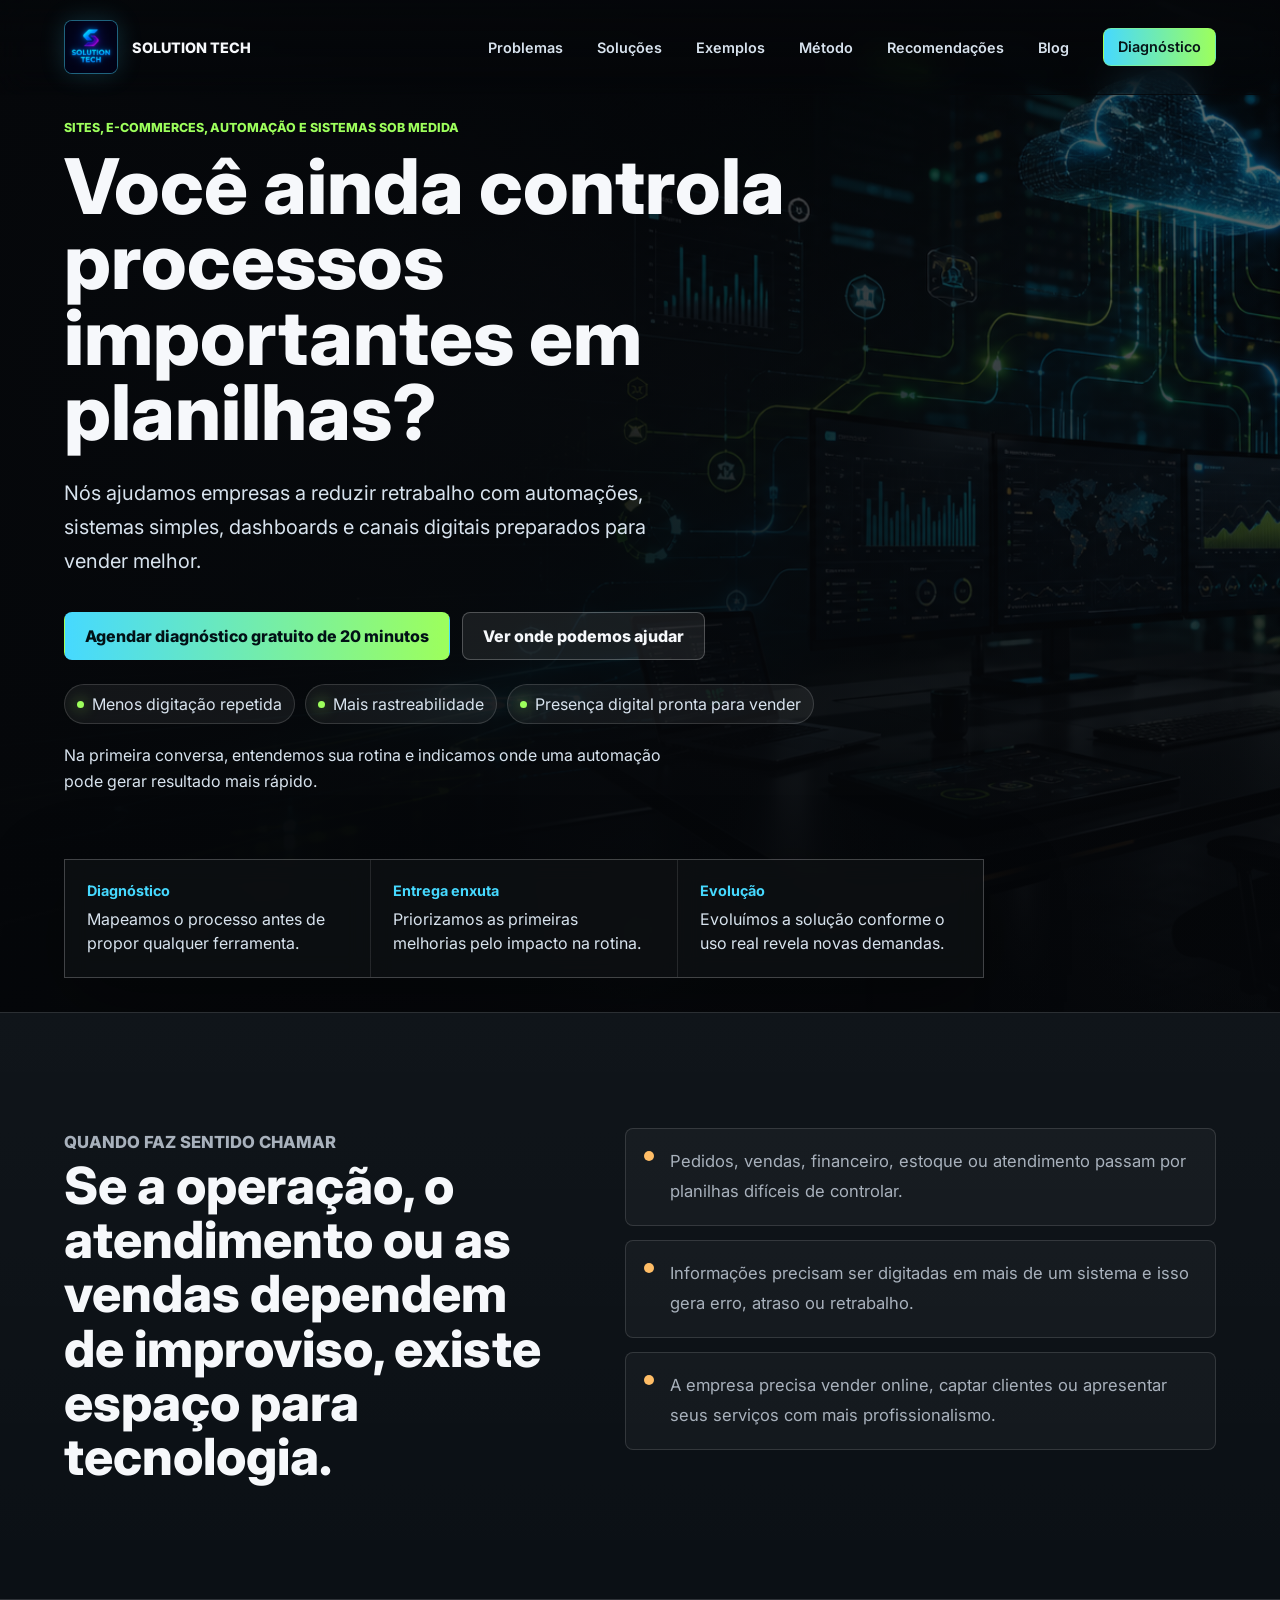
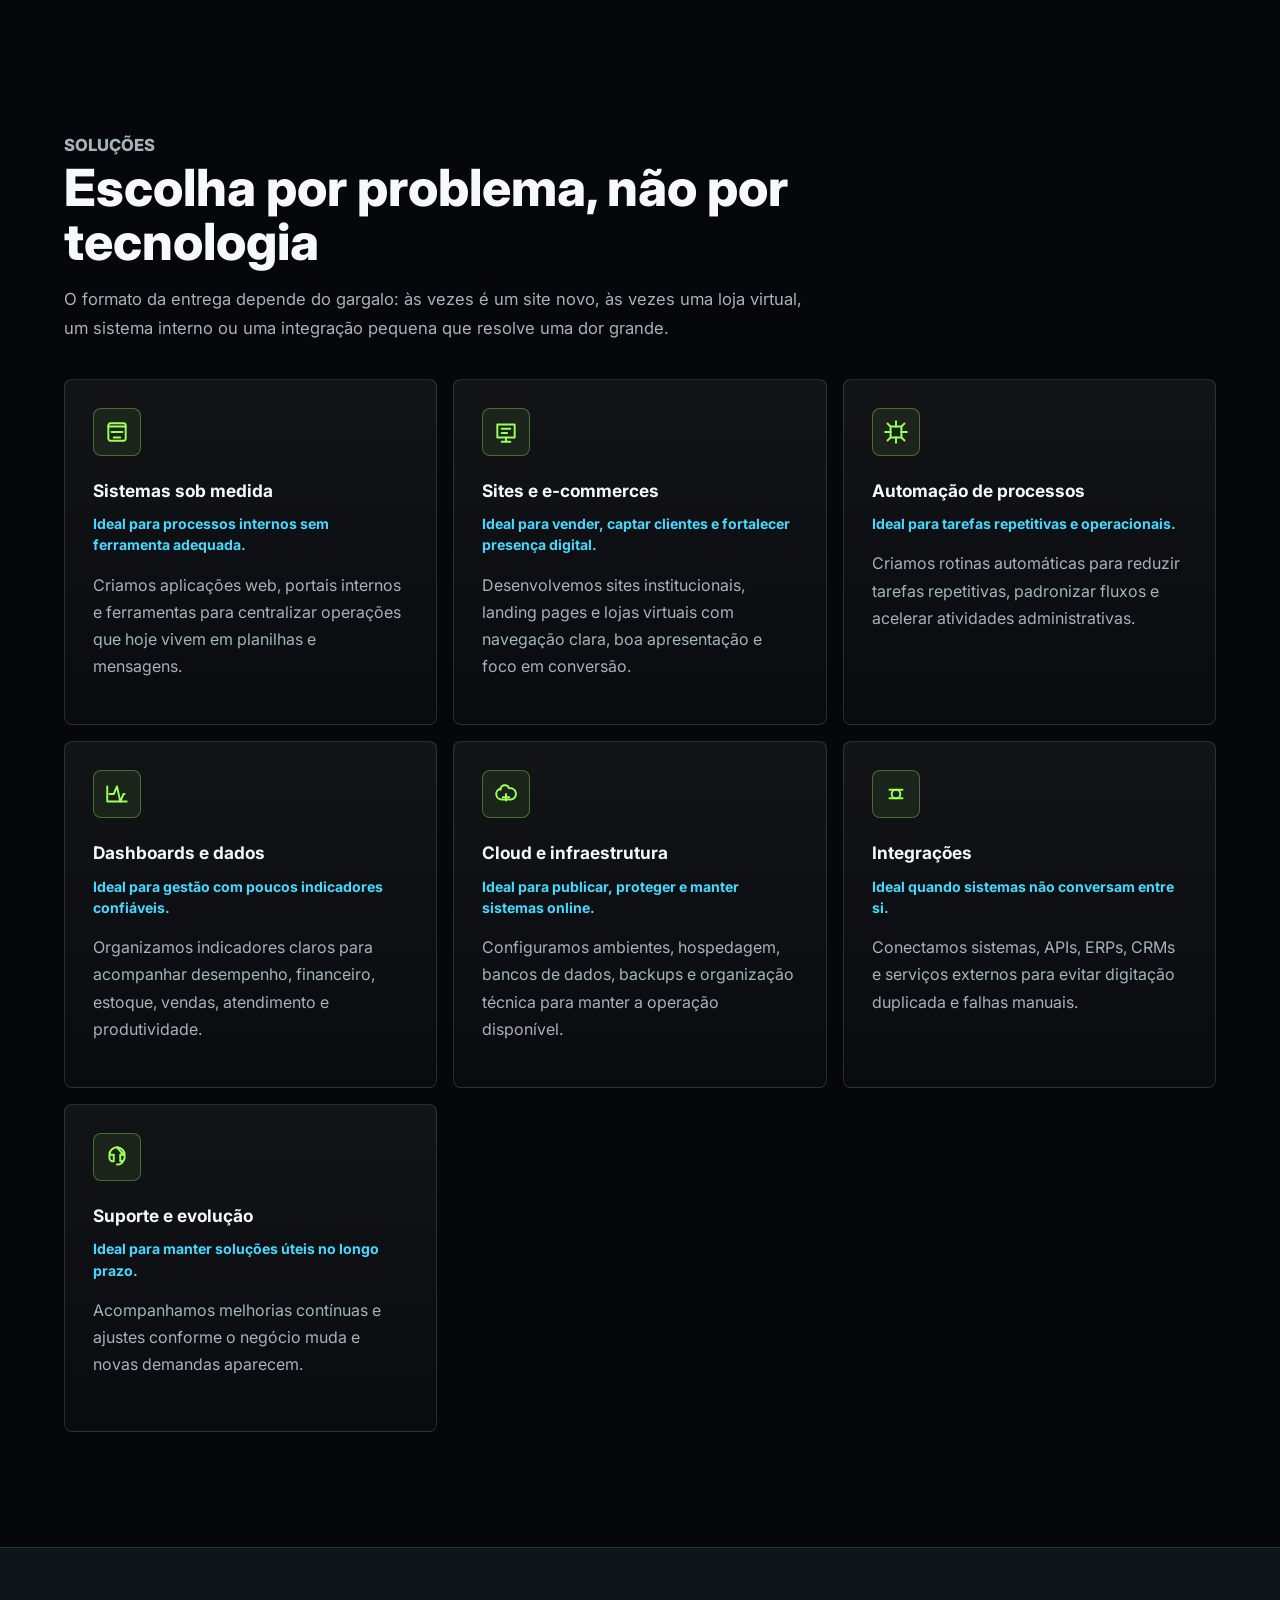
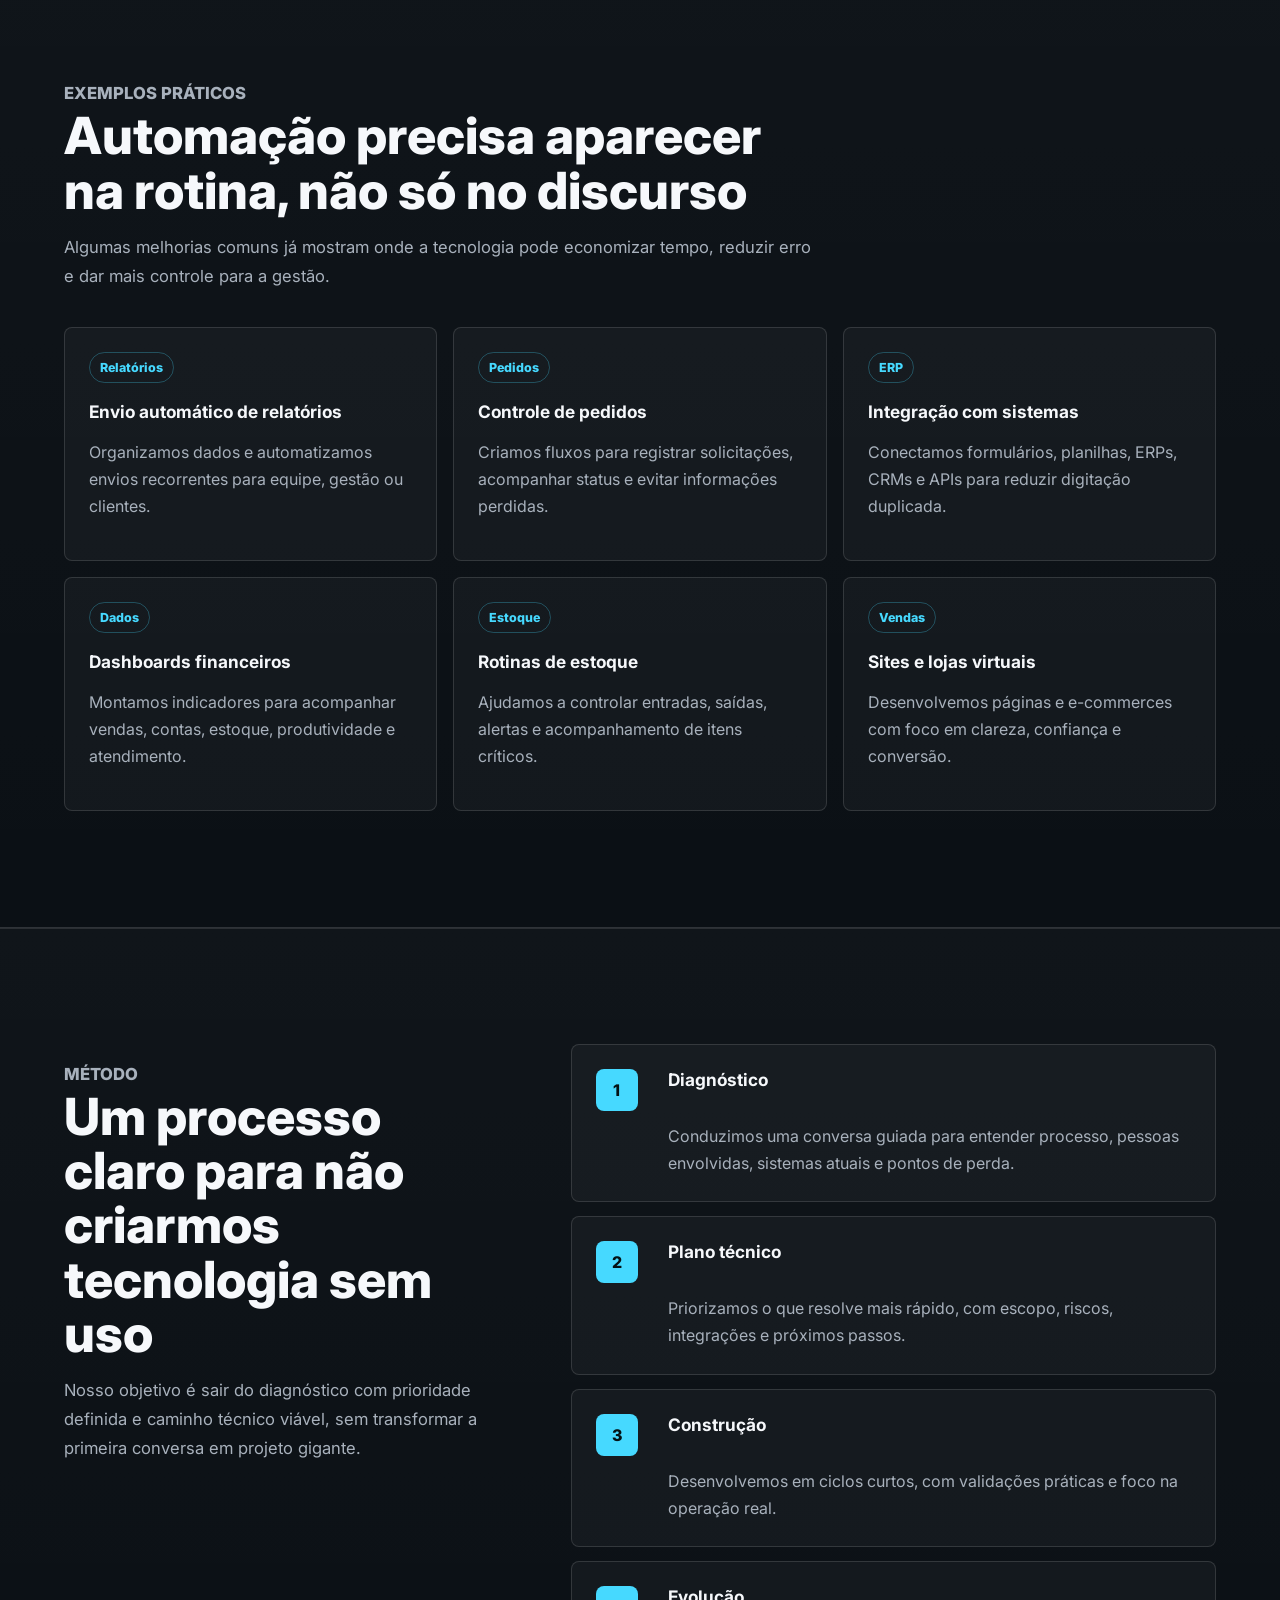
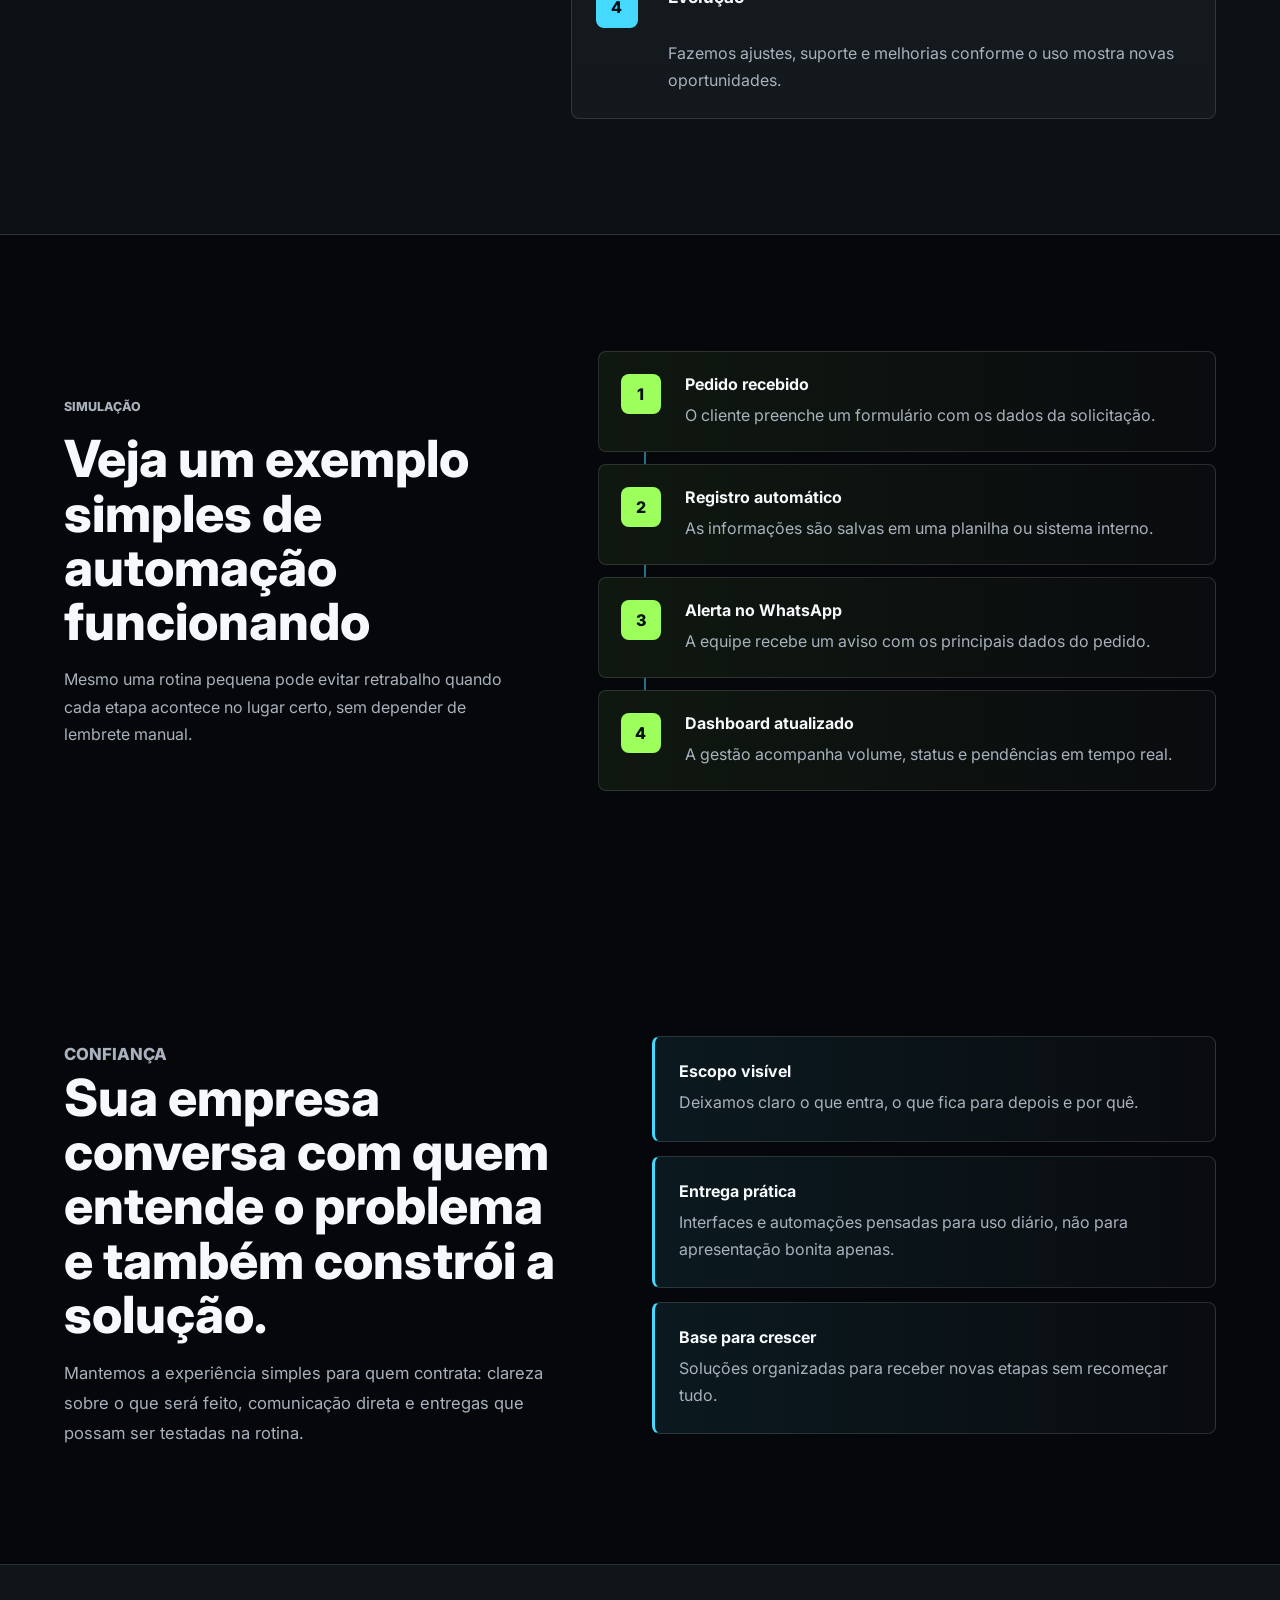
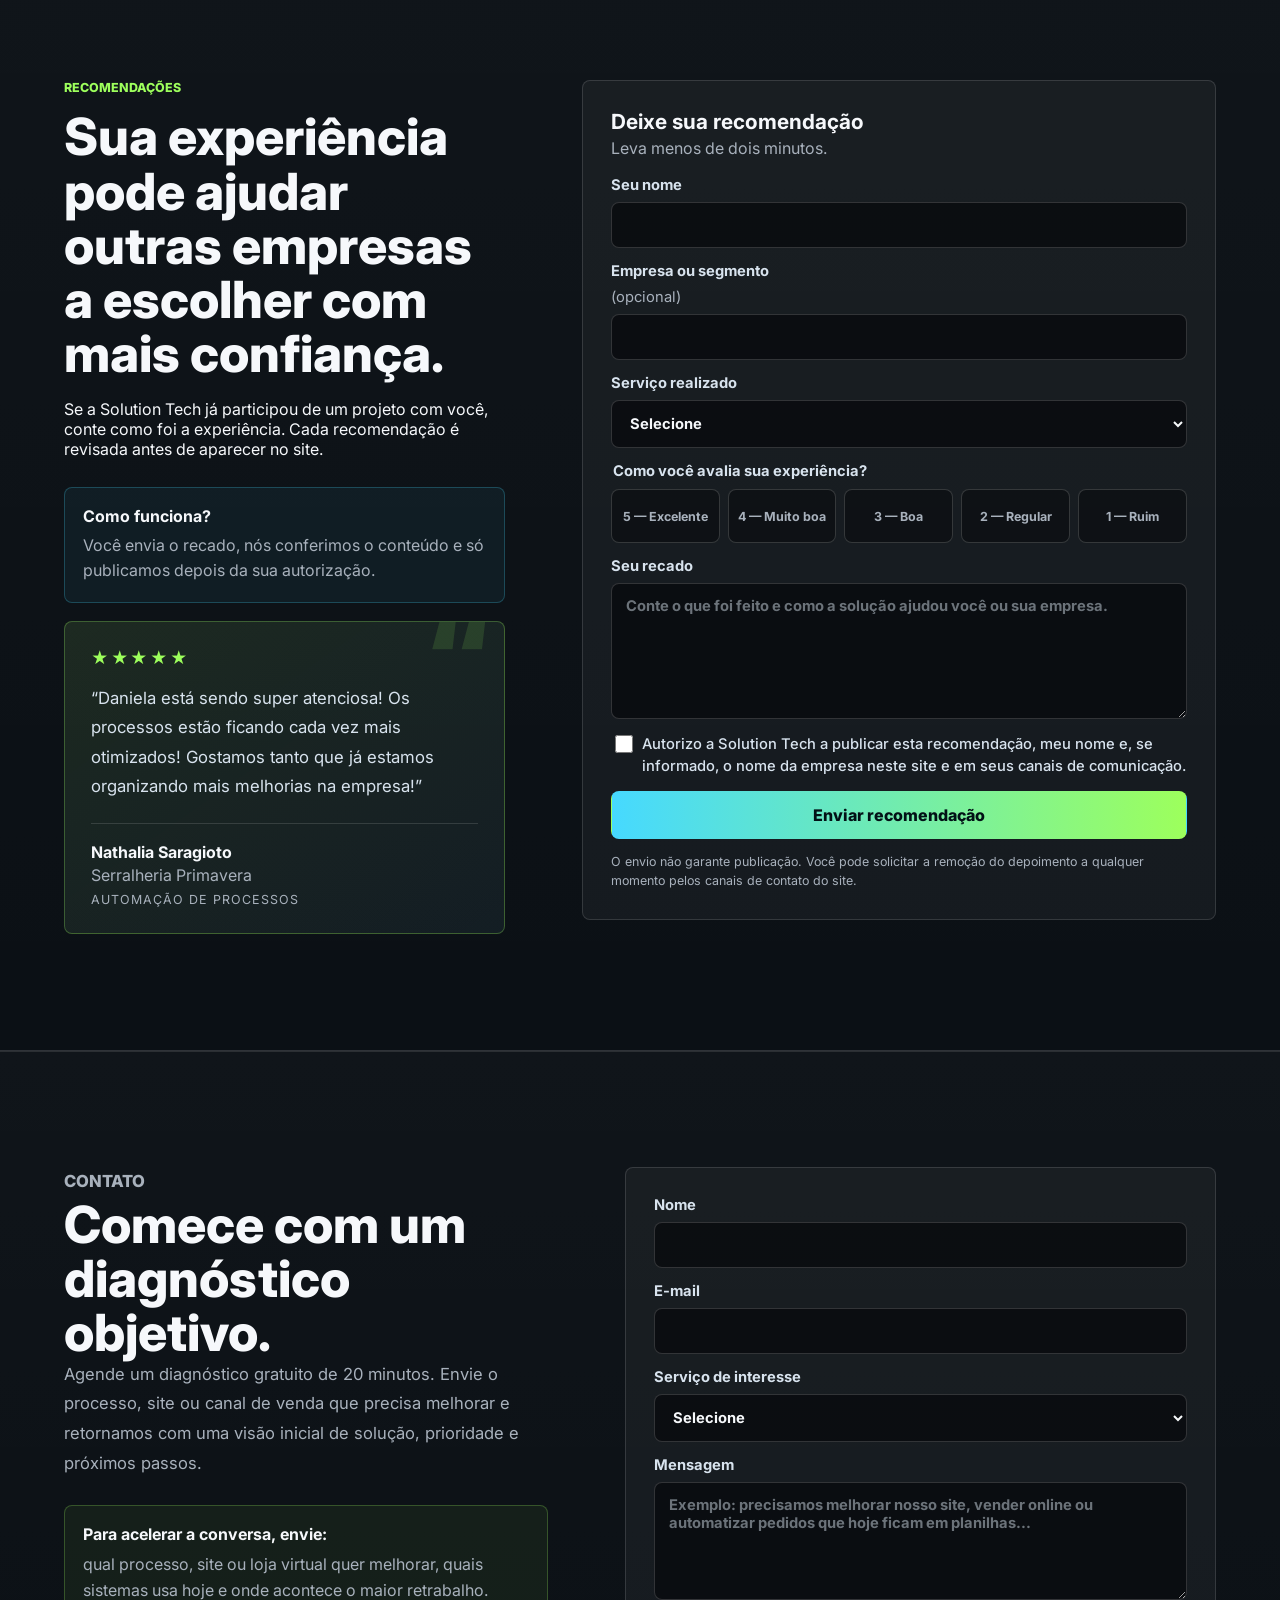
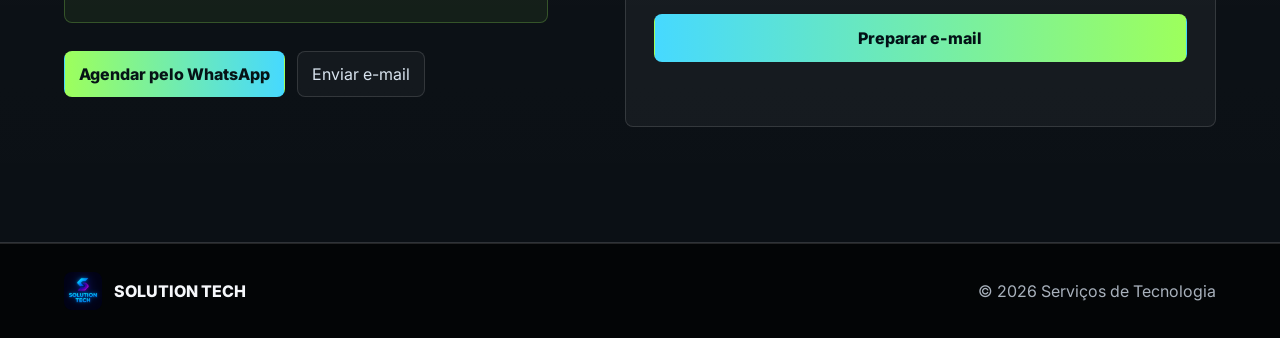
<file: index.html>
<!DOCTYPE html>
<html lang="pt-BR">
<head>
  <meta charset="UTF-8">
  <meta name="viewport" content="width=device-width, initial-scale=1.0">
  <meta name="description" content="SOLUTION TECH: sites, e-commerces, automação, sistemas sob medida, dashboards e integrações para empresas que querem crescer com mais controle.">
  <title>SOLUTION TECH | Serviços de Tecnologia</title>
  <link rel="preconnect" href="https://fonts.googleapis.com">
  <link rel="preconnect" href="https://fonts.gstatic.com" crossorigin>
  <link href="https://fonts.googleapis.com/css2?family=Inter:wght@400;500;600;700;800&display=swap" rel="stylesheet">
  <link rel="stylesheet" href="styles.css">
</head>
<body>
  <header class="site-header" data-header>
    <a class="brand" href="#inicio" aria-label="SOLUTION TECH">
      <span class="brand-mark">
        <img src="assets/solution-tech-logo.png" alt="">
      </span>
      <span>SOLUTION TECH</span>
    </a>

    <button class="nav-toggle" type="button" aria-label="Abrir menu" aria-expanded="false" data-nav-toggle>
      <span></span>
      <span></span>
      <span></span>
    </button>

    <nav class="site-nav" data-nav>
      <a href="#problemas">Problemas</a>
      <a href="#servicos">Soluções</a>
      <a href="#exemplos">Exemplos</a>
      <a href="#metodo">Método</a>
      <a href="#recomendacoes">Recomendações</a>
      <a href="blog.html">Blog</a>
      <a class="nav-cta" href="#contato">Diagnóstico</a>
    </nav>
  </header>

  <main>
    <section class="hero" id="inicio" aria-label="Apresentação">
      <img class="hero-media" src="assets/tech-hero.png" alt="">
      <div class="hero-shade"></div>
      <div class="hero-content">
        <p class="eyebrow">Sites, e-commerces, automação e sistemas sob medida</p>
        <h1>Você ainda controla processos importantes em planilhas?</h1>
        <p class="hero-copy">
          Nós ajudamos empresas a reduzir retrabalho com automações, sistemas simples, dashboards e canais digitais preparados para vender melhor.
        </p>
        <div class="hero-actions">
          <a class="button button-primary" href="#contato">Agendar diagnóstico gratuito de 20 minutos</a>
          <a class="button button-secondary" href="#problemas">Ver onde podemos ajudar</a>
        </div>
        <ul class="hero-checks" aria-label="Benefícios principais">
          <li>Menos digitação repetida</li>
          <li>Mais rastreabilidade</li>
          <li>Presença digital pronta para vender</li>
        </ul>
        <p class="hero-offer">Na primeira conversa, entendemos sua rotina e indicamos onde uma automação pode gerar resultado mais rápido.</p>
      </div>
      <div class="hero-metrics" aria-label="Diferenciais">
        <div>
          <strong>Diagnóstico</strong>
          <span>Mapeamos o processo antes de propor qualquer ferramenta.</span>
        </div>
        <div>
          <strong>Entrega enxuta</strong>
          <span>Priorizamos as primeiras melhorias pelo impacto na rotina.</span>
        </div>
        <div>
          <strong>Evolução</strong>
          <span>Evoluímos a solução conforme o uso real revela novas demandas.</span>
        </div>
      </div>
    </section>

    <section class="intro section-band" id="problemas">
      <div class="section-inner intro-grid">
        <div>
          <p class="eyebrow">Quando faz sentido chamar</p>
          <h2>Se a operação, o atendimento ou as vendas dependem de improviso, existe espaço para tecnologia.</h2>
        </div>
        <div class="pain-list">
          <p>Pedidos, vendas, financeiro, estoque ou atendimento passam por planilhas difíceis de controlar.</p>
          <p>Informações precisam ser digitadas em mais de um sistema e isso gera erro, atraso ou retrabalho.</p>
          <p>A empresa precisa vender online, captar clientes ou apresentar seus serviços com mais profissionalismo.</p>
        </div>
      </div>
    </section>

    <section class="section" id="servicos">
      <div class="section-inner">
        <div class="section-heading">
          <p class="eyebrow">Soluções</p>
          <h2>Escolha por problema, não por tecnologia</h2>
          <p>O formato da entrega depende do gargalo: às vezes é um site novo, às vezes uma loja virtual, um sistema interno ou uma integração pequena que resolve uma dor grande.</p>
        </div>

        <div class="service-grid">
          <article class="service-card">
            <div class="service-icon" aria-hidden="true">
              <svg viewBox="0 0 24 24"><path d="M4 7h16M7 12h10M9 17h6"/><path d="M6 4h12a2 2 0 0 1 2 2v12a2 2 0 0 1-2 2H6a2 2 0 0 1-2-2V6a2 2 0 0 1 2-2Z"/></svg>
            </div>
            <h3>Sistemas sob medida</h3>
            <strong class="service-fit">Ideal para processos internos sem ferramenta adequada.</strong>
            <p>Criamos aplicações web, portais internos e ferramentas para centralizar operações que hoje vivem em planilhas e mensagens.</p>
          </article>

          <article class="service-card">
            <div class="service-icon" aria-hidden="true">
              <svg viewBox="0 0 24 24"><path d="M4 5h16v12H4z"/><path d="M8 21h8M12 17v4M8 9h8M8 13h5"/></svg>
            </div>
            <h3>Sites e e-commerces</h3>
            <strong class="service-fit">Ideal para vender, captar clientes e fortalecer presença digital.</strong>
            <p>Desenvolvemos sites institucionais, landing pages e lojas virtuais com navegação clara, boa apresentação e foco em conversão.</p>
          </article>

          <article class="service-card">
            <div class="service-icon" aria-hidden="true">
              <svg viewBox="0 0 24 24"><path d="M7 7h10v10H7z"/><path d="M12 2v5M12 17v5M2 12h5M17 12h5M4.2 4.2 7 7M17 17l2.8 2.8M19.8 4.2 17 7M7 17l-2.8 2.8"/></svg>
            </div>
            <h3>Automação de processos</h3>
            <strong class="service-fit">Ideal para tarefas repetitivas e operacionais.</strong>
            <p>Criamos rotinas automáticas para reduzir tarefas repetitivas, padronizar fluxos e acelerar atividades administrativas.</p>
          </article>

          <article class="service-card">
            <div class="service-icon" aria-hidden="true">
              <svg viewBox="0 0 24 24"><path d="M5 12h4l3-7 3 14 3-7h1"/><path d="M3 5v14h18"/></svg>
            </div>
            <h3>Dashboards e dados</h3>
            <strong class="service-fit">Ideal para gestão com poucos indicadores confiáveis.</strong>
            <p>Organizamos indicadores claros para acompanhar desempenho, financeiro, estoque, vendas, atendimento e produtividade.</p>
          </article>

          <article class="service-card">
            <div class="service-icon" aria-hidden="true">
              <svg viewBox="0 0 24 24"><path d="M7 8a4 4 0 0 1 7.8-1.3A5 5 0 0 1 17 17H8a5 5 0 0 1-1-9.9"/><path d="M12 12v6M9 15h6"/></svg>
            </div>
            <h3>Cloud e infraestrutura</h3>
            <strong class="service-fit">Ideal para publicar, proteger e manter sistemas online.</strong>
            <p>Configuramos ambientes, hospedagem, bancos de dados, backups e organização técnica para manter a operação disponível.</p>
          </article>

          <article class="service-card">
            <div class="service-icon" aria-hidden="true">
              <svg viewBox="0 0 24 24"><path d="M6 8h6a4 4 0 0 1 0 8H6"/><path d="M18 8h-6a4 4 0 0 0 0 8h6"/></svg>
            </div>
            <h3>Integrações</h3>
            <strong class="service-fit">Ideal quando sistemas não conversam entre si.</strong>
            <p>Conectamos sistemas, APIs, ERPs, CRMs e serviços externos para evitar digitação duplicada e falhas manuais.</p>
          </article>

          <article class="service-card">
            <div class="service-icon" aria-hidden="true">
              <svg viewBox="0 0 24 24"><path d="M12 3a7 7 0 0 0-7 7v3a3 3 0 0 0 3 3h1v-6H6"/><path d="M18 10h-3v6h1a3 3 0 0 0 3-3v-3a7 7 0 0 0-7-7Z"/><path d="M12 19c3 0 5-1 6-4"/></svg>
            </div>
            <h3>Suporte e evolução</h3>
            <strong class="service-fit">Ideal para manter soluções úteis no longo prazo.</strong>
            <p>Acompanhamos melhorias contínuas e ajustes conforme o negócio muda e novas demandas aparecem.</p>
          </article>
        </div>
      </div>
    </section>

    <section class="examples section-band" id="exemplos">
      <div class="section-inner">
        <div class="section-heading">
          <p class="eyebrow">Exemplos práticos</p>
          <h2>Automação precisa aparecer na rotina, não só no discurso</h2>
          <p>Algumas melhorias comuns já mostram onde a tecnologia pode economizar tempo, reduzir erro e dar mais controle para a gestão.</p>
        </div>

        <div class="example-grid">
          <article>
            <span>Relatórios</span>
            <h3>Envio automático de relatórios</h3>
            <p>Organizamos dados e automatizamos envios recorrentes para equipe, gestão ou clientes.</p>
          </article>
          <article>
            <span>Pedidos</span>
            <h3>Controle de pedidos</h3>
            <p>Criamos fluxos para registrar solicitações, acompanhar status e evitar informações perdidas.</p>
          </article>
          <article>
            <span>ERP</span>
            <h3>Integração com sistemas</h3>
            <p>Conectamos formulários, planilhas, ERPs, CRMs e APIs para reduzir digitação duplicada.</p>
          </article>
          <article>
            <span>Dados</span>
            <h3>Dashboards financeiros</h3>
            <p>Montamos indicadores para acompanhar vendas, contas, estoque, produtividade e atendimento.</p>
          </article>
          <article>
            <span>Estoque</span>
            <h3>Rotinas de estoque</h3>
            <p>Ajudamos a controlar entradas, saídas, alertas e acompanhamento de itens críticos.</p>
          </article>
          <article>
            <span>Vendas</span>
            <h3>Sites e lojas virtuais</h3>
            <p>Desenvolvemos páginas e e-commerces com foco em clareza, confiança e conversão.</p>
          </article>
        </div>
      </div>
    </section>

    <section class="method section-band" id="metodo">
      <div class="section-inner method-grid">
        <div class="section-heading">
          <p class="eyebrow">Método</p>
          <h2>Um processo claro para não criarmos tecnologia sem uso</h2>
          <p>Nosso objetivo é sair do diagnóstico com prioridade definida e caminho técnico viável, sem transformar a primeira conversa em projeto gigante.</p>
        </div>

        <div class="steps">
          <article>
            <span>1</span>
            <h3>Diagnóstico</h3>
            <p>Conduzimos uma conversa guiada para entender processo, pessoas envolvidas, sistemas atuais e pontos de perda.</p>
          </article>
          <article>
            <span>2</span>
            <h3>Plano técnico</h3>
            <p>Priorizamos o que resolve mais rápido, com escopo, riscos, integrações e próximos passos.</p>
          </article>
          <article>
            <span>3</span>
            <h3>Construção</h3>
            <p>Desenvolvemos em ciclos curtos, com validações práticas e foco na operação real.</p>
          </article>
          <article>
            <span>4</span>
            <h3>Evolução</h3>
            <p>Fazemos ajustes, suporte e melhorias conforme o uso mostra novas oportunidades.</p>
          </article>
        </div>
      </div>
    </section>

    <section class="simulation section" id="simulacao">
      <div class="section-inner simulation-grid">
        <div>
          <p class="eyebrow">Simulação</p>
          <h2>Veja um exemplo simples de automação funcionando</h2>
          <p>
            Mesmo uma rotina pequena pode evitar retrabalho quando cada etapa acontece no lugar certo, sem depender de lembrete manual.
          </p>
        </div>

        <div class="automation-flow" aria-label="Exemplo de fluxo de automação">
          <article>
            <span>1</span>
            <strong>Pedido recebido</strong>
            <p>O cliente preenche um formulário com os dados da solicitação.</p>
          </article>
          <article>
            <span>2</span>
            <strong>Registro automático</strong>
            <p>As informações são salvas em uma planilha ou sistema interno.</p>
          </article>
          <article>
            <span>3</span>
            <strong>Alerta no WhatsApp</strong>
            <p>A equipe recebe um aviso com os principais dados do pedido.</p>
          </article>
          <article>
            <span>4</span>
            <strong>Dashboard atualizado</strong>
            <p>A gestão acompanha volume, status e pendências em tempo real.</p>
          </article>
        </div>
      </div>
    </section>

    <section class="section proof" id="prova">
      <div class="section-inner proof-grid">
        <div>
          <p class="eyebrow">Confiança</p>
          <h2>Sua empresa conversa com quem entende o problema e também constrói a solução.</h2>
          <p>
            Mantemos a experiência simples para quem contrata: clareza sobre o que será feito, comunicação direta e entregas que possam ser testadas na rotina.
          </p>
        </div>
        <div class="proof-panel">
          <div><strong>Escopo visível</strong><span>Deixamos claro o que entra, o que fica para depois e por quê.</span></div>
          <div><strong>Entrega prática</strong><span>Interfaces e automações pensadas para uso diário, não para apresentação bonita apenas.</span></div>
          <div><strong>Base para crescer</strong><span>Soluções organizadas para receber novas etapas sem recomeçar tudo.</span></div>
        </div>
      </div>
    </section>

    <section class="recommendations section-band" id="recomendacoes">
      <div class="section-inner recommendations-grid">
        <div class="recommendations-content">
          <p class="eyebrow">Recomendações</p>
          <h2>Sua experiência pode ajudar outras empresas a escolher com mais confiança.</h2>
          <p>
            Se a Solution Tech já participou de um projeto com você, conte como foi a experiência. Cada recomendação é revisada antes de aparecer no site.
          </p>

          <div class="recommendation-note">
            <strong>Como funciona?</strong>
            <span>Você envia o recado, nós conferimos o conteúdo e só publicamos depois da sua autorização.</span>
          </div>

          <article class="testimonial-card">
            <div class="testimonial-rating" aria-label="Avaliação: 5 de 5 estrelas">
              <span aria-hidden="true">★★★★★</span>
            </div>
            <blockquote>
              “Daniela está sendo super atenciosa! Os processos estão ficando cada vez mais otimizados! Gostamos tanto que já estamos organizando mais melhorias na empresa!”
            </blockquote>
            <footer>
              <strong>Nathalia Saragioto</strong>
              <span>Serralheria Primavera</span>
              <small>Automação de processos</small>
            </footer>
          </article>
        </div>

        <form
          class="contact-form recommendation-form"
          name="recomendacao"
          method="POST"
          action="/obrigado-recomendacao.html"
          data-netlify="true"
          netlify-honeypot="bot-field"
        >
          <input type="hidden" name="form-name" value="recomendacao">
          <p class="form-honeypot" aria-hidden="true">
            <label>Não preencha este campo: <input name="bot-field" tabindex="-1" autocomplete="off"></label>
          </p>

          <div class="form-heading">
            <strong>Deixe sua recomendação</strong>
            <span>Leva menos de dois minutos.</span>
          </div>

          <label>
            Seu nome
            <input type="text" name="nome" autocomplete="name" maxlength="80" required>
          </label>
          <label>
            Empresa ou segmento <span class="field-optional">(opcional)</span>
            <input type="text" name="empresa" autocomplete="organization" maxlength="100">
          </label>
          <label>
            Serviço realizado
            <select name="servico" required>
              <option value="">Selecione</option>
              <option>Sistemas sob medida</option>
              <option>Sites e e-commerces</option>
              <option>Automação de processos</option>
              <option>Dashboards e dados</option>
              <option>Integrações</option>
              <option>Suporte técnico</option>
              <option>Outro serviço</option>
            </select>
          </label>

          <fieldset class="rating-fieldset">
            <legend>Como você avalia sua experiência?</legend>
            <div class="rating-options">
              <label><input type="radio" name="nota" value="5" required><span>5 — Excelente</span></label>
              <label><input type="radio" name="nota" value="4"><span>4 — Muito boa</span></label>
              <label><input type="radio" name="nota" value="3"><span>3 — Boa</span></label>
              <label><input type="radio" name="nota" value="2"><span>2 — Regular</span></label>
              <label><input type="radio" name="nota" value="1"><span>1 — Ruim</span></label>
            </div>
          </fieldset>

          <label>
            Seu recado
            <textarea name="recomendacao" rows="6" maxlength="1000" placeholder="Conte o que foi feito e como a solução ajudou você ou sua empresa." required></textarea>
          </label>

          <label class="consent-field">
            <input type="checkbox" name="autorizacao-publicacao" value="sim" required>
            <span>Autorizo a Solution Tech a publicar esta recomendação, meu nome e, se informado, o nome da empresa neste site e em seus canais de comunicação.</span>
          </label>

          <button class="button button-primary" type="submit">Enviar recomendação</button>
          <p class="form-privacy">O envio não garante publicação. Você pode solicitar a remoção do depoimento a qualquer momento pelos canais de contato do site.</p>
        </form>
      </div>
    </section>

    <section class="contact section-band" id="contato">
      <div class="section-inner contact-grid">
        <div>
          <p class="eyebrow">Contato</p>
          <h2>Comece com um diagnóstico objetivo.</h2>
          <p>
            Agende um diagnóstico gratuito de 20 minutos. Envie o processo, site ou canal de venda que precisa melhorar e retornamos com uma visão inicial de solução, prioridade e próximos passos.
          </p>
          <div class="contact-note">
            <strong>Para acelerar a conversa, envie:</strong>
            <span>qual processo, site ou loja virtual quer melhorar, quais sistemas usa hoje e onde acontece o maior retrabalho.</span>
          </div>
          <div class="contact-links">
            <a class="contact-whatsapp" href="https://wa.me/5517992321782?text=Ol%C3%A1%2C%20conhecemos%20a%20SOLUTION%20TECH%20pelo%20site.%20Gostar%C3%ADamos%20de%20agendar%20um%20diagn%C3%B3stico%20gratuito%20de%2020%20minutos%20para%20entender%20como%20reduzir%20retrabalho%20na%20nossa%20empresa." target="_blank" rel="noreferrer">Agendar pelo WhatsApp</a>
            <a href="mailto:daniela.suppino@gmail.com">Enviar e-mail</a>
          </div>
        </div>

        <form class="contact-form" data-contact-form>
          <label>
            Nome
            <input type="text" name="nome" autocomplete="name" required>
          </label>
          <label>
            E-mail
            <input type="email" name="email" autocomplete="email" required>
          </label>
          <label>
            Serviço de interesse
            <select name="servico" required>
              <option value="">Selecione</option>
              <option>Sistemas sob medida</option>
              <option>Sites e e-commerces</option>
              <option>Automação de processos</option>
              <option>Dashboards e dados</option>
              <option>Integrações</option>
              <option>Suporte técnico</option>
            </select>
          </label>
          <label>
            Mensagem
            <textarea name="mensagem" rows="5" placeholder="Exemplo: precisamos melhorar nosso site, vender online ou automatizar pedidos que hoje ficam em planilhas..." required></textarea>
          </label>
          <button class="button button-primary" type="submit">Preparar e-mail</button>
          <p class="form-status" data-form-status aria-live="polite"></p>
        </form>
      </div>
    </section>
  </main>

  <footer class="site-footer">
    <span class="footer-brand">
      <img src="assets/solution-tech-logo.png" alt="">
      SOLUTION TECH
    </span>
    <span>© <span data-year></span> Serviços de Tecnologia</span>
  </footer>

  <script src="script.js"></script>
</body>
</html>
</file>
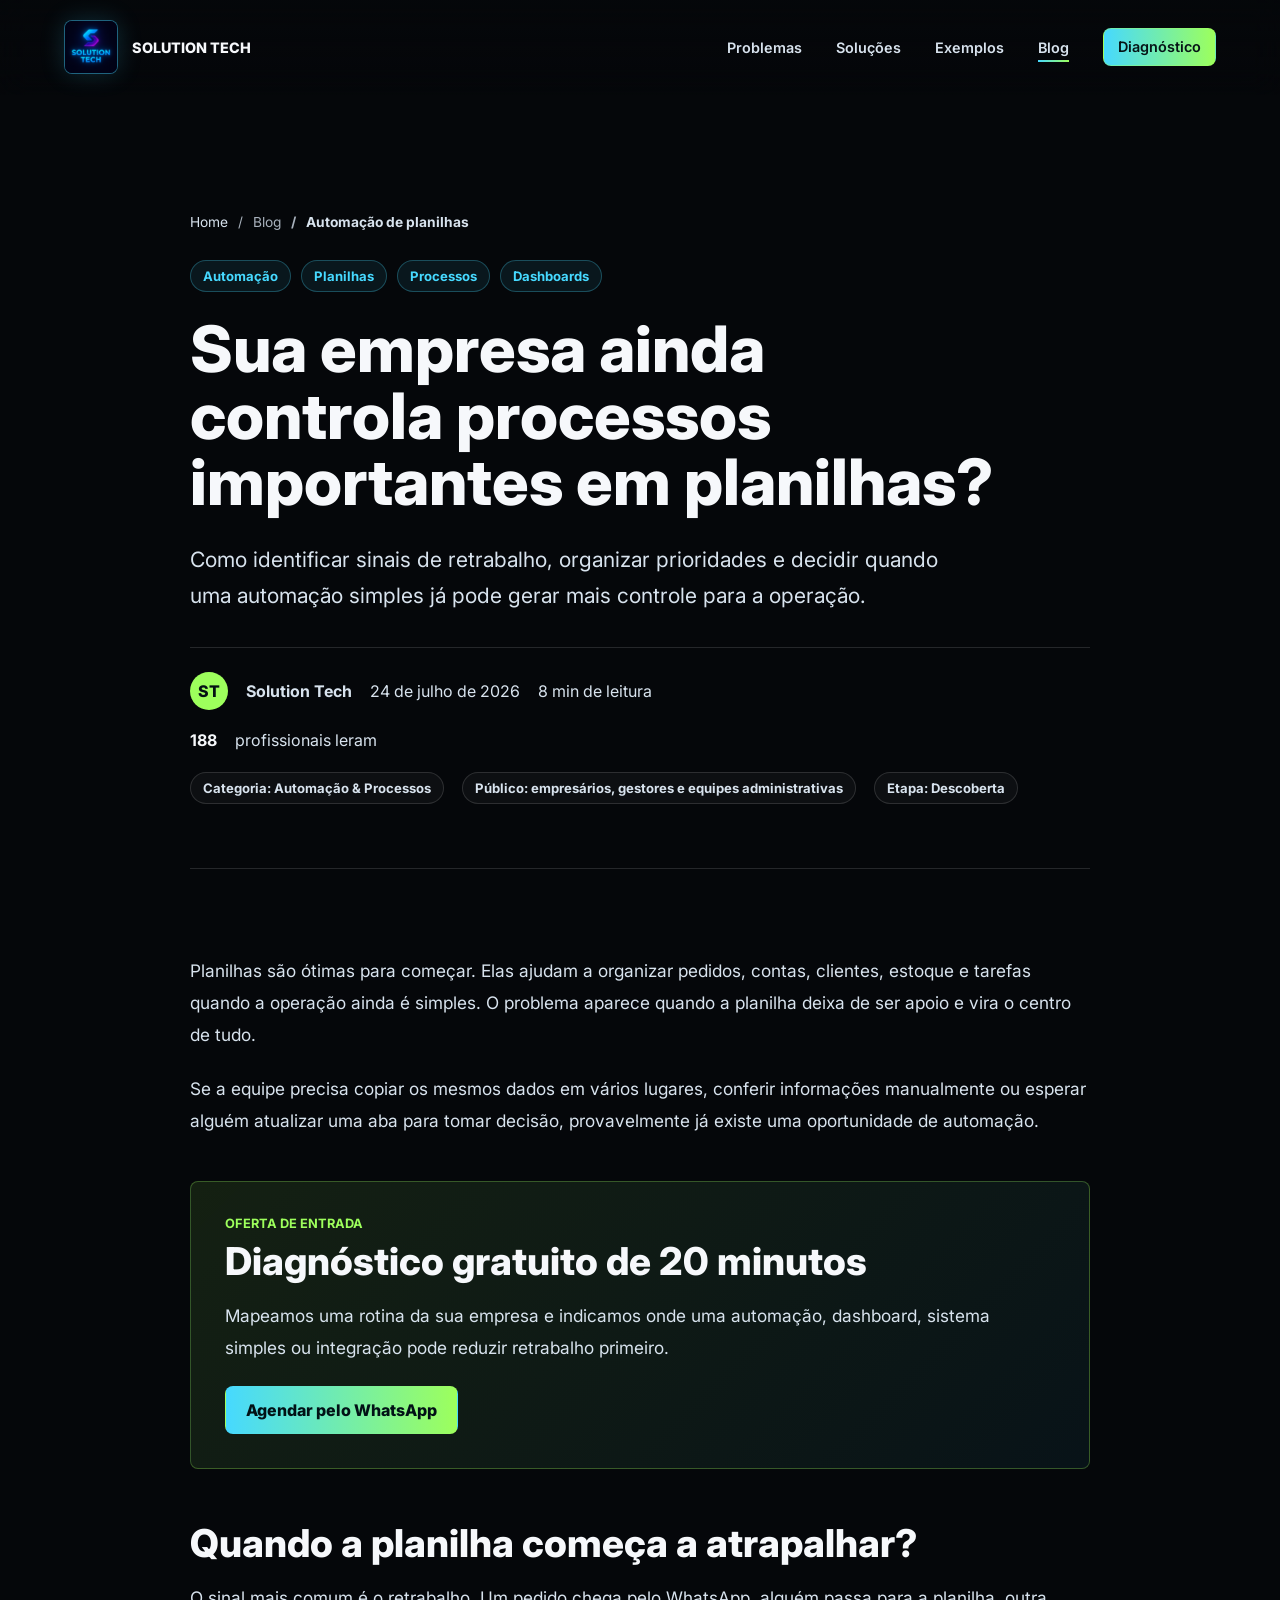
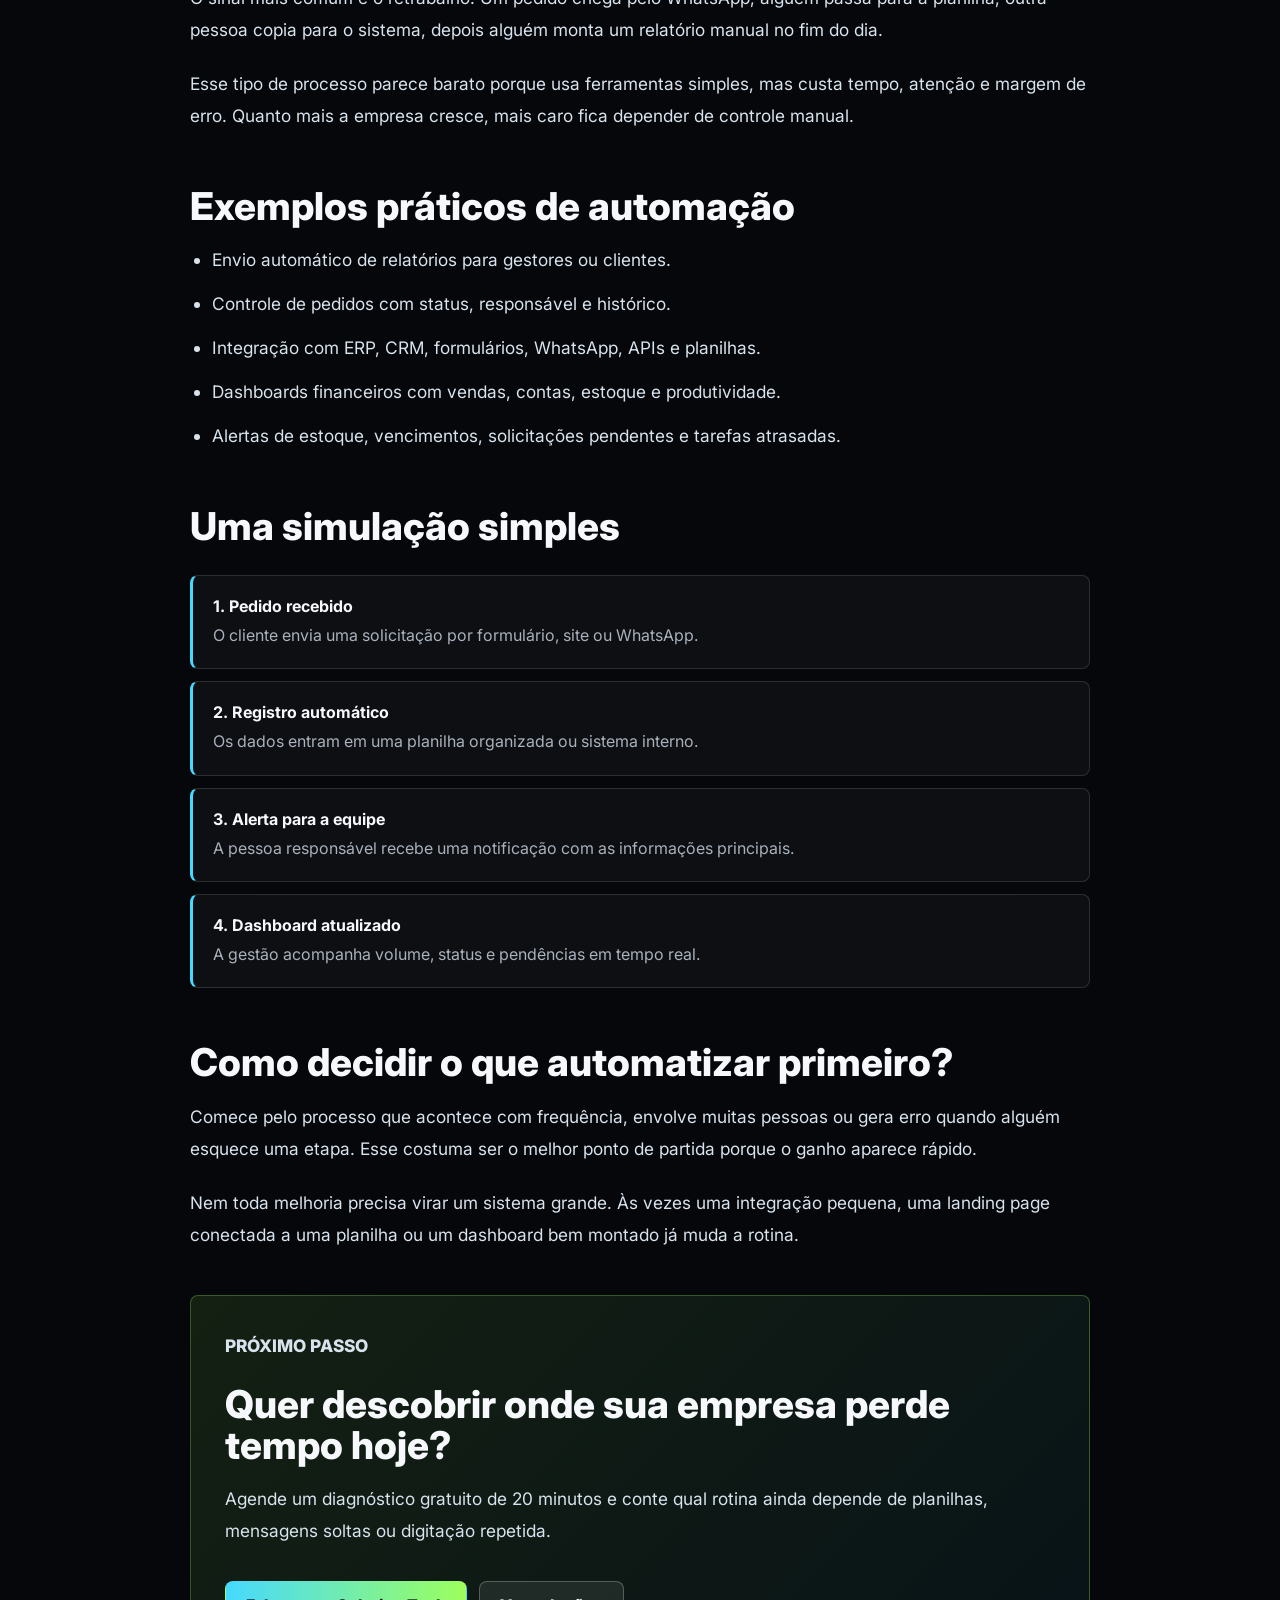
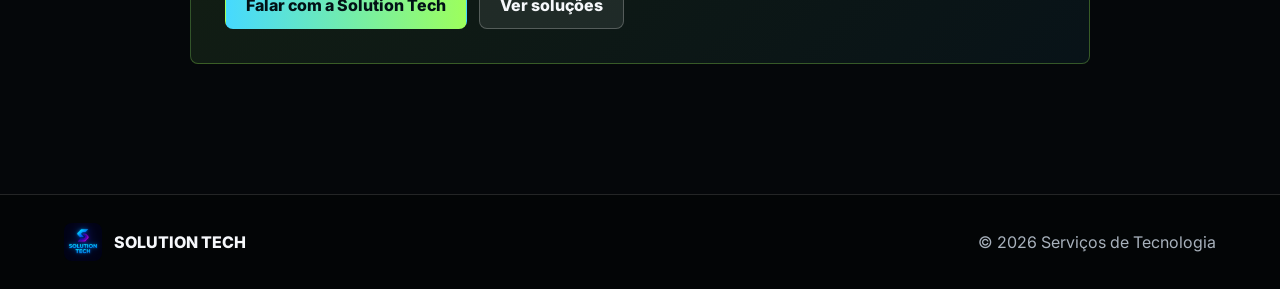
<file: blog-automacao-planilhas.html>
<!DOCTYPE html>
<html lang="pt-BR">
<head>
  <meta charset="UTF-8">
  <meta name="viewport" content="width=device-width, initial-scale=1.0">
  <meta name="description" content="Artigo da Solution Tech sobre como identificar processos em planilhas que podem ser automatizados para reduzir retrabalho e melhorar a gestão.">
  <title>Quando automatizar processos em planilhas? | Blog Solution Tech</title>
  <link rel="preconnect" href="https://fonts.googleapis.com">
  <link rel="preconnect" href="https://fonts.gstatic.com" crossorigin>
  <link href="https://fonts.googleapis.com/css2?family=Inter:wght@400;500;600;700;800&display=swap" rel="stylesheet">
  <link rel="stylesheet" href="styles.css">
</head>
<body>
  <header class="site-header is-scrolled" data-header>
    <a class="brand" href="index.html#inicio" aria-label="SOLUTION TECH">
      <span class="brand-mark">
        <img src="assets/solution-tech-logo.png" alt="">
      </span>
      <span>SOLUTION TECH</span>
    </a>

    <button class="nav-toggle" type="button" aria-label="Abrir menu" aria-expanded="false" data-nav-toggle>
      <span></span>
      <span></span>
      <span></span>
    </button>

    <nav class="site-nav" data-nav>
      <a href="index.html#problemas">Problemas</a>
      <a href="index.html#servicos">Soluções</a>
      <a href="index.html#exemplos">Exemplos</a>
      <a href="blog.html" class="is-active">Blog</a>
      <a class="nav-cta" href="index.html#contato">Diagnóstico</a>
    </nav>
  </header>

  <main class="blog-page">
    <article class="blog-article">
      <header class="blog-hero">
        <nav class="breadcrumbs" aria-label="Caminho da página">
          <a href="index.html">Home</a>
          <span>Blog</span>
          <strong>Automação de planilhas</strong>
        </nav>

        <div class="keyword-row" aria-label="Palavras-chave do artigo">
          <span>Automação</span>
          <span>Planilhas</span>
          <span>Processos</span>
          <span>Dashboards</span>
        </div>

        <h1>Sua empresa ainda controla processos importantes em planilhas?</h1>
        <p class="blog-subtitle">
          Como identificar sinais de retrabalho, organizar prioridades e decidir quando uma automação simples já pode gerar mais controle para a operação.
        </p>

        <div class="article-meta">
          <div class="author-badge" aria-hidden="true">ST</div>
          <strong>Solution Tech</strong>
          <span>24 de julho de 2026</span>
          <span>8 min de leitura</span>
        </div>

        <div class="read-counter" data-read-counter data-read-base="187">
          <strong data-read-count>187</strong>
          <span>profissionais leram</span>
        </div>

        <div class="article-taxonomy">
          <span>Categoria: Automação & Processos</span>
          <span>Público: empresários, gestores e equipes administrativas</span>
          <span>Etapa: Descoberta</span>
        </div>
      </header>

      <div class="article-body">
        <p>
          Planilhas são ótimas para começar. Elas ajudam a organizar pedidos, contas, clientes, estoque e tarefas quando a operação ainda é simples. O problema aparece quando a planilha deixa de ser apoio e vira o centro de tudo.
        </p>
        <p>
          Se a equipe precisa copiar os mesmos dados em vários lugares, conferir informações manualmente ou esperar alguém atualizar uma aba para tomar decisão, provavelmente já existe uma oportunidade de automação.
        </p>

        <section class="article-callout">
          <strong>Oferta de entrada</strong>
          <h2>Diagnóstico gratuito de 20 minutos</h2>
          <p>Mapeamos uma rotina da sua empresa e indicamos onde uma automação, dashboard, sistema simples ou integração pode reduzir retrabalho primeiro.</p>
          <a class="button button-primary" href="https://wa.me/5517992321782?text=Ol%C3%A1%2C%20li%20o%20artigo%20da%20SOLUTION%20TECH%20sobre%20automa%C3%A7%C3%A3o%20de%20planilhas.%20Gostaria%20de%20agendar%20um%20diagn%C3%B3stico%20gratuito%20de%2020%20minutos." target="_blank" rel="noreferrer">Agendar pelo WhatsApp</a>
        </section>

        <h2>Quando a planilha começa a atrapalhar?</h2>
        <p>
          O sinal mais comum é o retrabalho. Um pedido chega pelo WhatsApp, alguém passa para a planilha, outra pessoa copia para o sistema, depois alguém monta um relatório manual no fim do dia.
        </p>
        <p>
          Esse tipo de processo parece barato porque usa ferramentas simples, mas custa tempo, atenção e margem de erro. Quanto mais a empresa cresce, mais caro fica depender de controle manual.
        </p>

        <h2>Exemplos práticos de automação</h2>
        <ul>
          <li>Envio automático de relatórios para gestores ou clientes.</li>
          <li>Controle de pedidos com status, responsável e histórico.</li>
          <li>Integração com ERP, CRM, formulários, WhatsApp, APIs e planilhas.</li>
          <li>Dashboards financeiros com vendas, contas, estoque e produtividade.</li>
          <li>Alertas de estoque, vencimentos, solicitações pendentes e tarefas atrasadas.</li>
        </ul>

        <h2>Uma simulação simples</h2>
        <div class="article-flow">
          <div><strong>1. Pedido recebido</strong><span>O cliente envia uma solicitação por formulário, site ou WhatsApp.</span></div>
          <div><strong>2. Registro automático</strong><span>Os dados entram em uma planilha organizada ou sistema interno.</span></div>
          <div><strong>3. Alerta para a equipe</strong><span>A pessoa responsável recebe uma notificação com as informações principais.</span></div>
          <div><strong>4. Dashboard atualizado</strong><span>A gestão acompanha volume, status e pendências em tempo real.</span></div>
        </div>

        <h2>Como decidir o que automatizar primeiro?</h2>
        <p>
          Comece pelo processo que acontece com frequência, envolve muitas pessoas ou gera erro quando alguém esquece uma etapa. Esse costuma ser o melhor ponto de partida porque o ganho aparece rápido.
        </p>
        <p>
          Nem toda melhoria precisa virar um sistema grande. Às vezes uma integração pequena, uma landing page conectada a uma planilha ou um dashboard bem montado já muda a rotina.
        </p>

        <section class="article-cta">
          <p class="eyebrow">Próximo passo</p>
          <h2>Quer descobrir onde sua empresa perde tempo hoje?</h2>
          <p>Agende um diagnóstico gratuito de 20 minutos e conte qual rotina ainda depende de planilhas, mensagens soltas ou digitação repetida.</p>
          <div class="hero-actions">
            <a class="button button-primary" href="https://wa.me/5517992321782?text=Ol%C3%A1%2C%20lemos%20o%20blog%20da%20SOLUTION%20TECH%20e%20queremos%20entender%20como%20automatizar%20uma%20rotina%20da%20nossa%20empresa." target="_blank" rel="noreferrer">Falar com a Solution Tech</a>
            <a class="button button-secondary" href="index.html#servicos">Ver soluções</a>
          </div>
        </section>
      </div>
    </article>
  </main>

  <footer class="site-footer">
    <span class="footer-brand">
      <img src="assets/solution-tech-logo.png" alt="">
      SOLUTION TECH
    </span>
    <span>© <span data-year></span> Serviços de Tecnologia</span>
  </footer>

  <script src="script.js"></script>
</body>
</html>
</file>
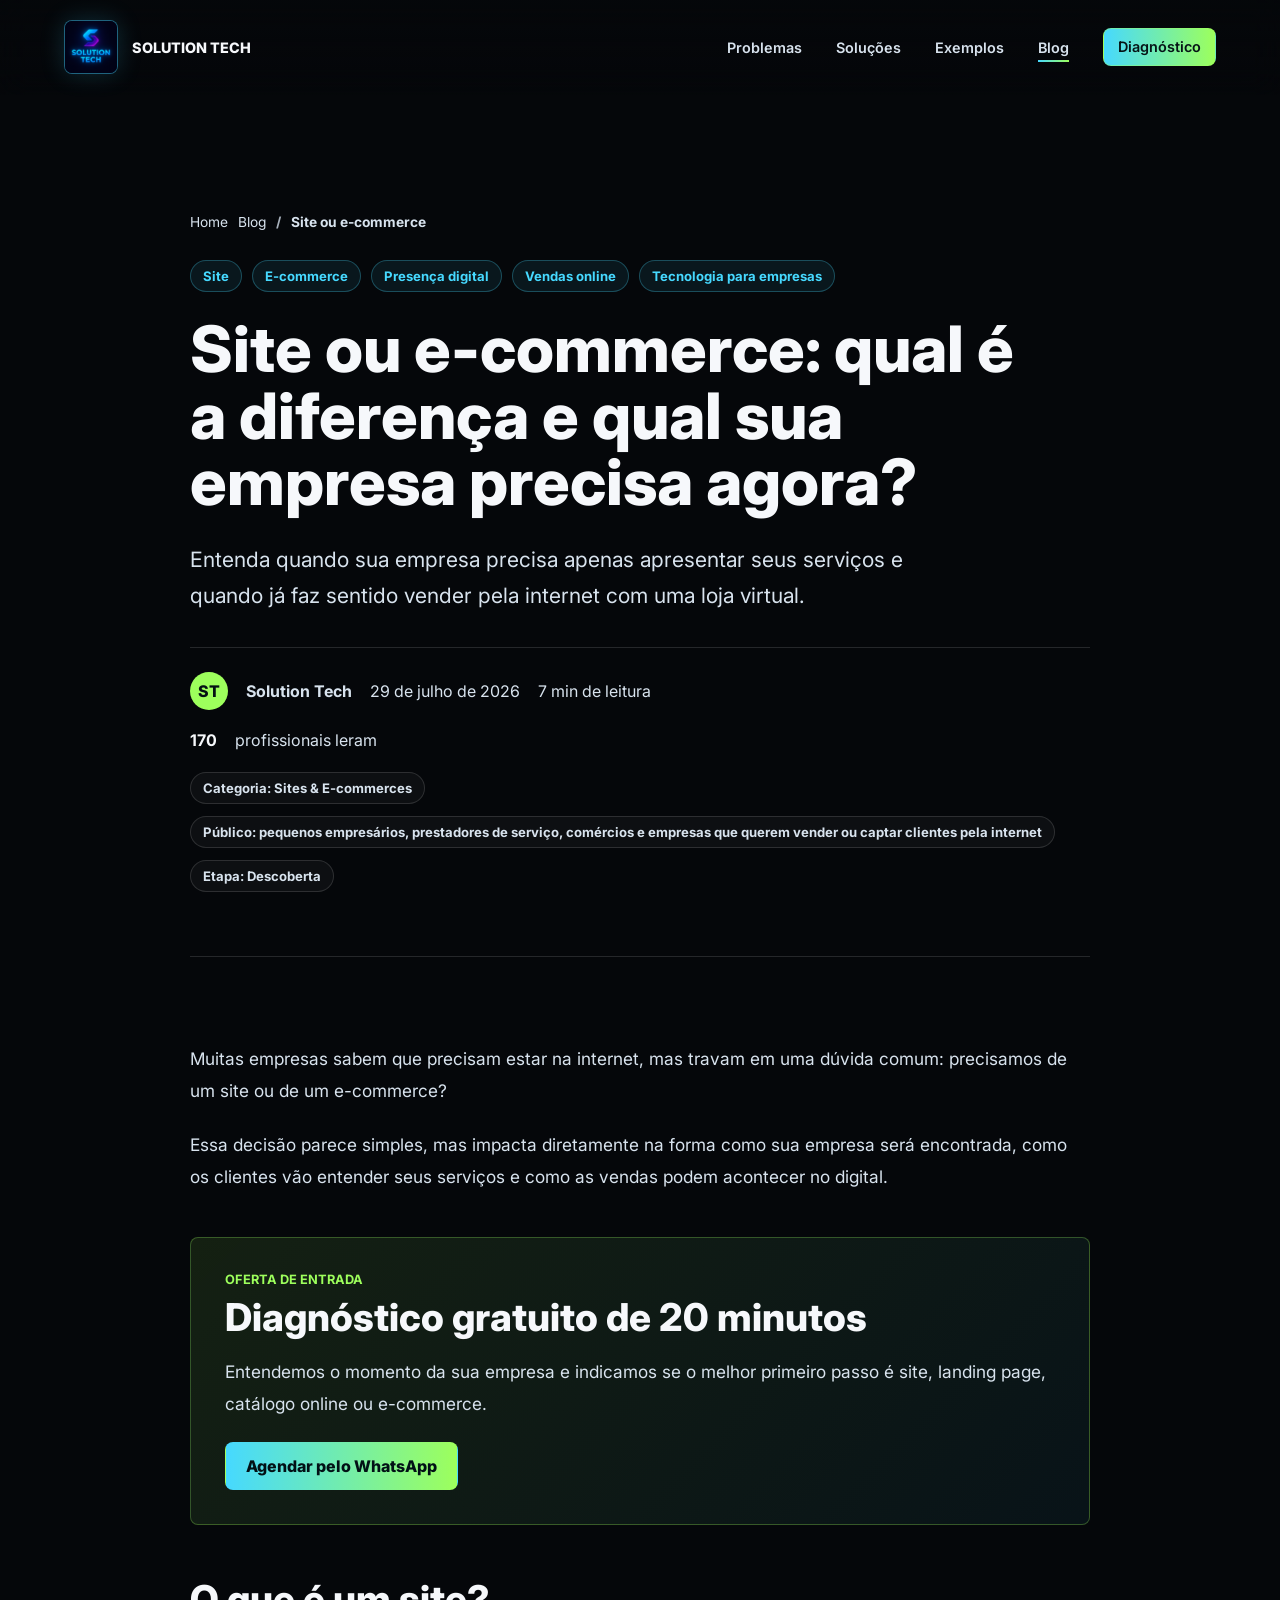
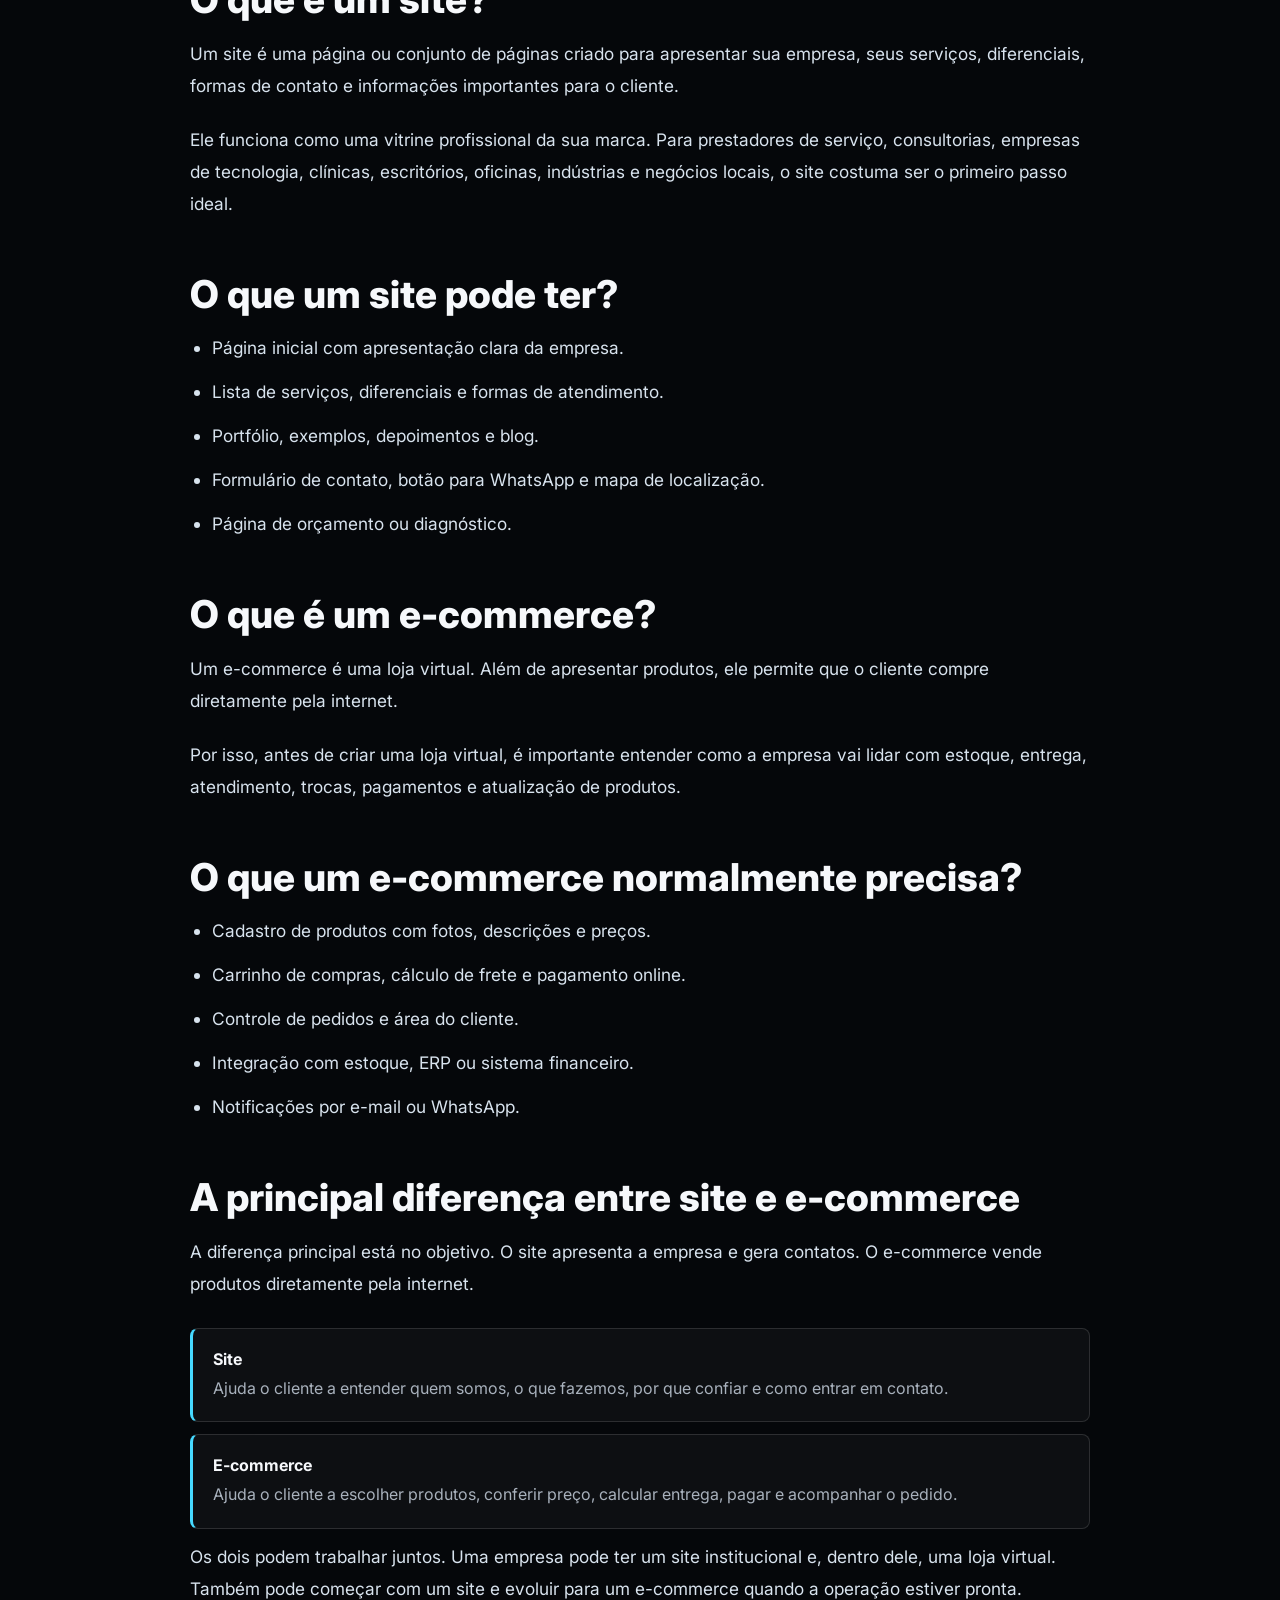
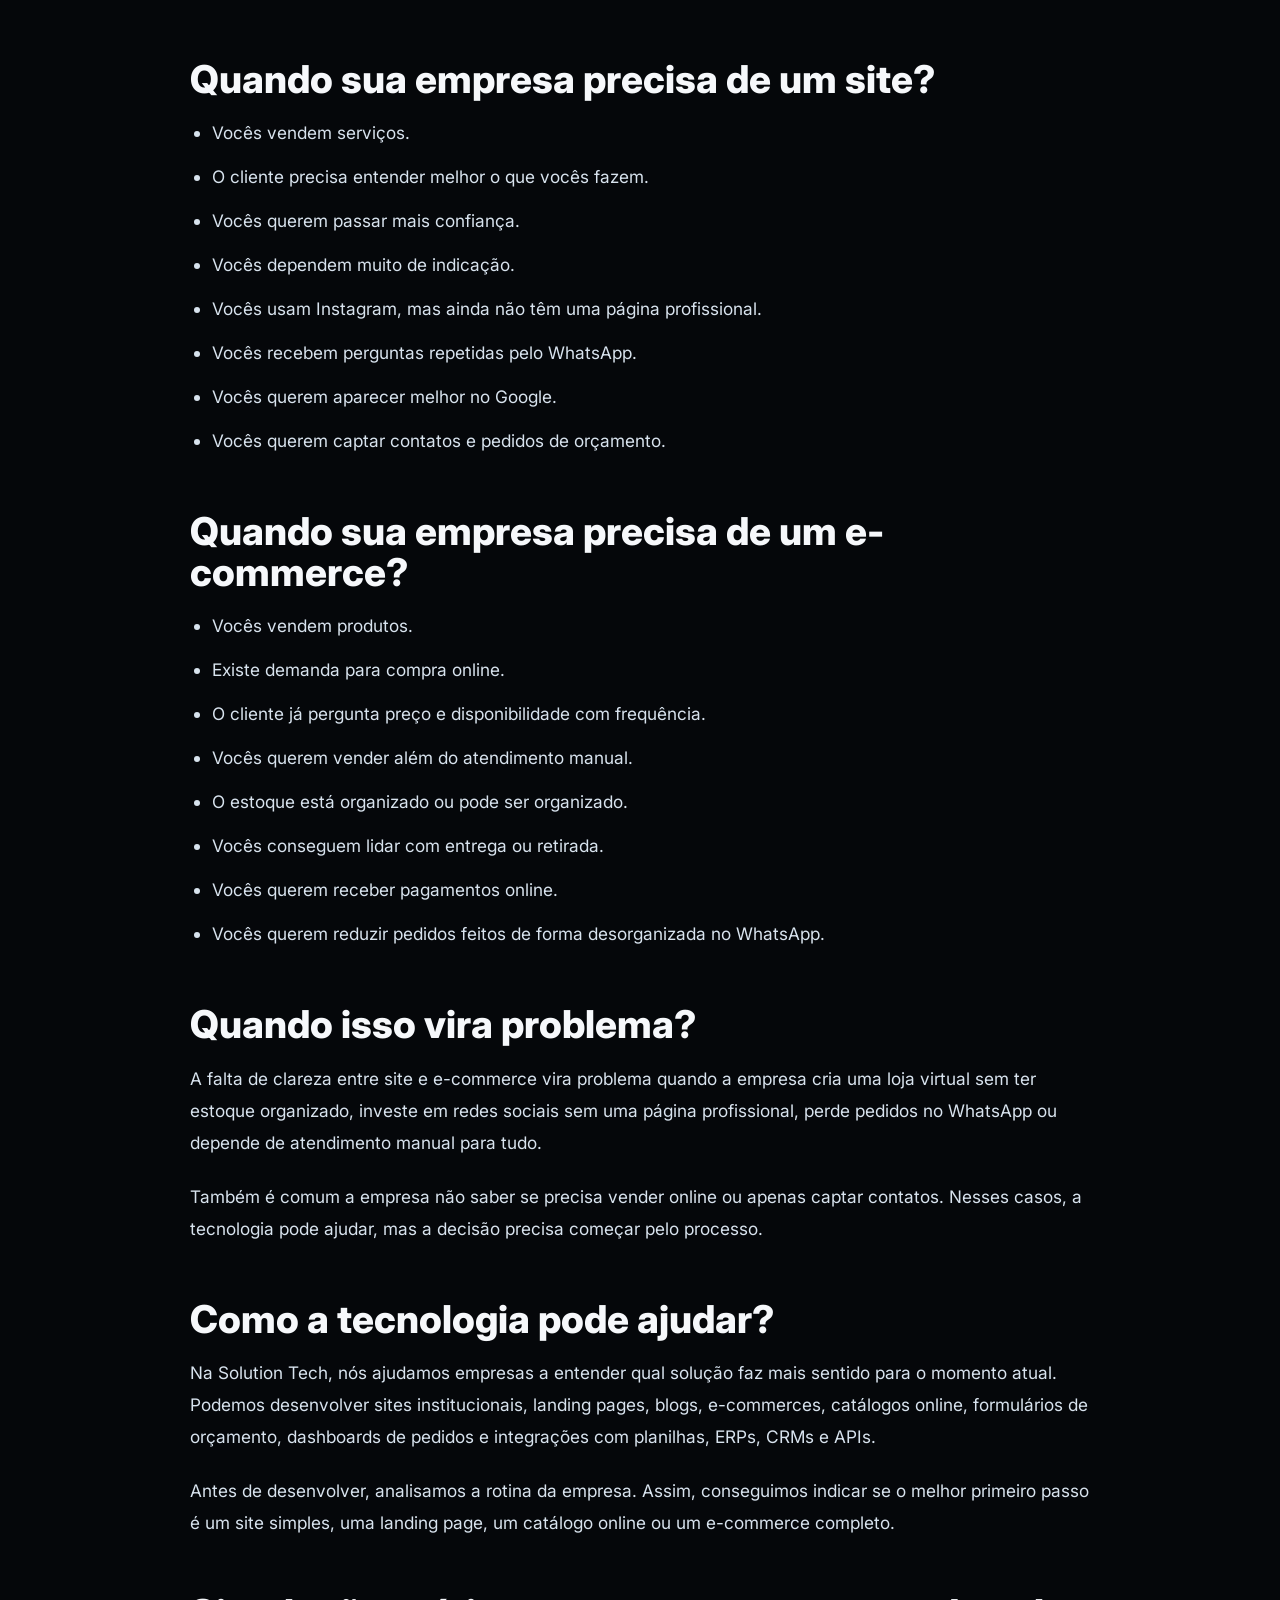
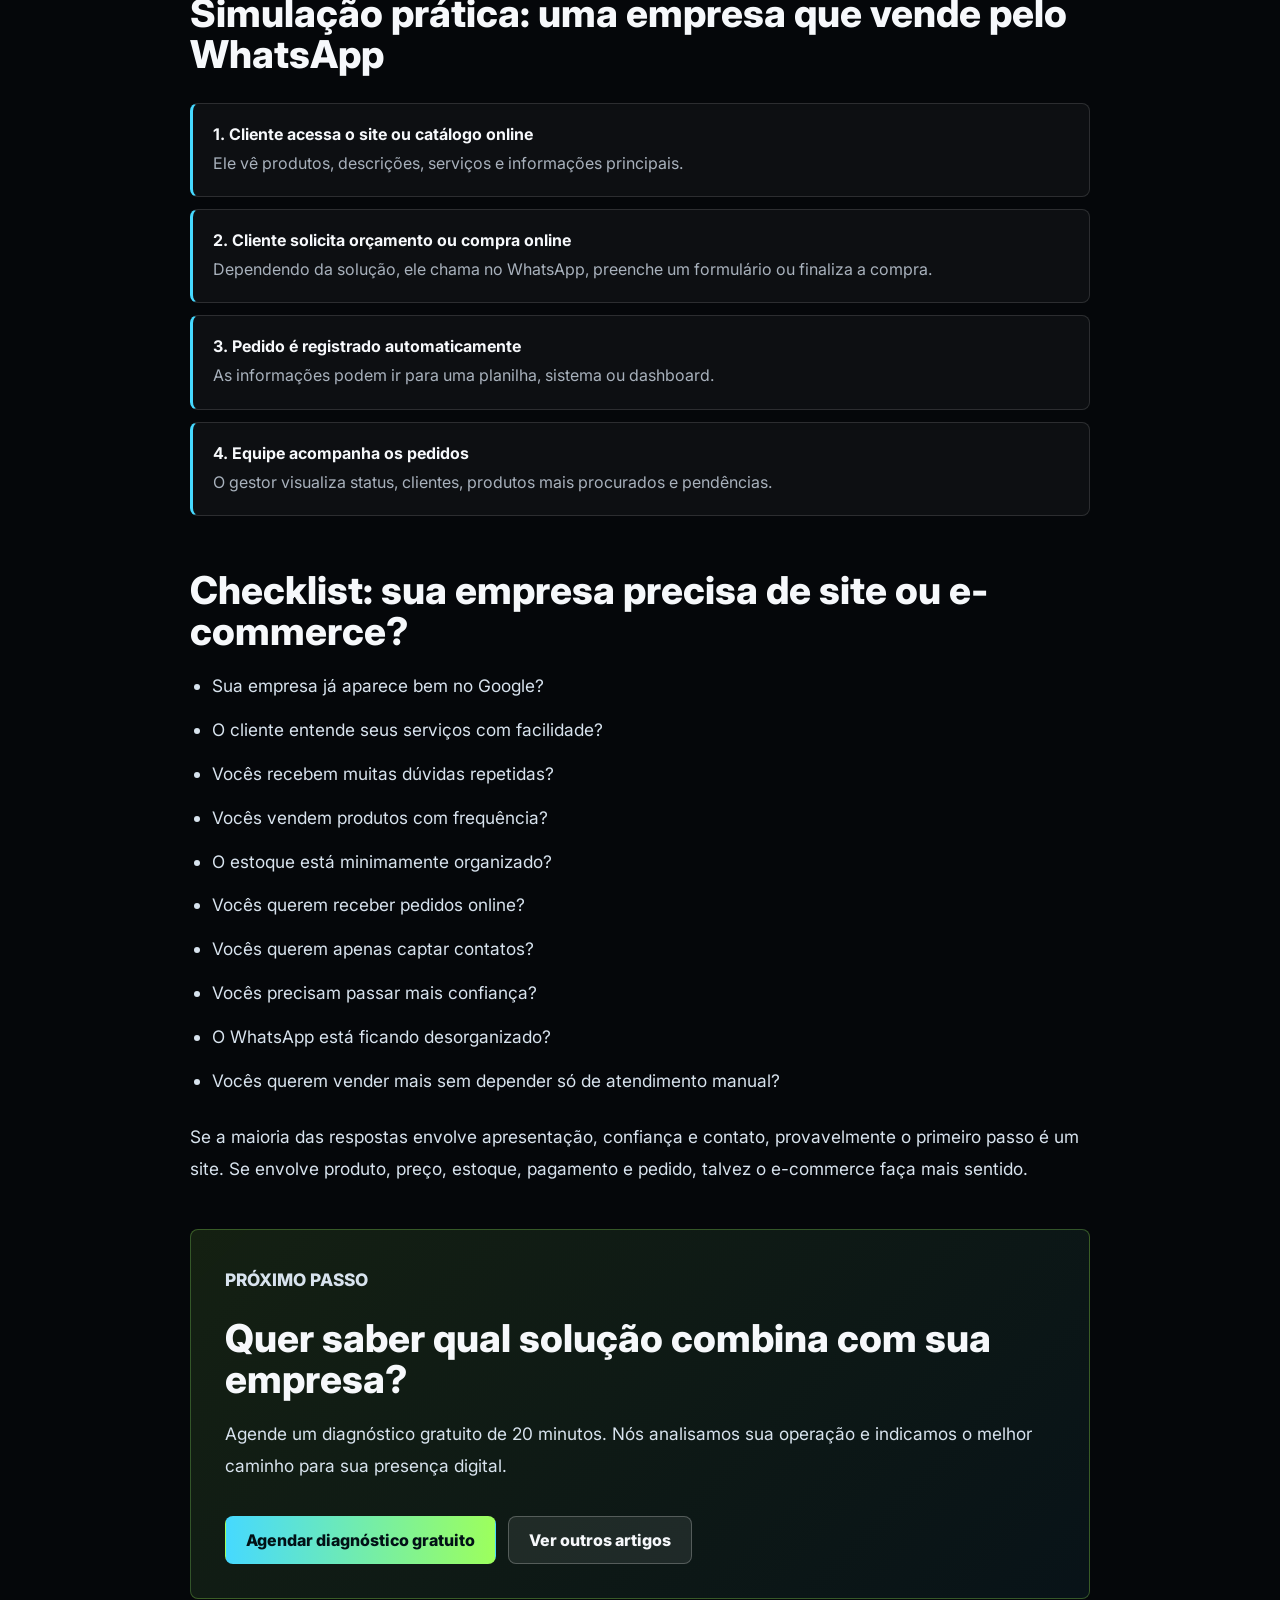
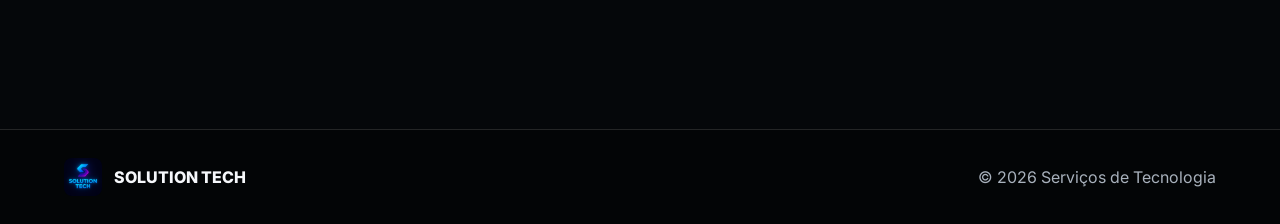
<file: blog-diferenca-entre-site-e-ecommerce.html>
<!DOCTYPE html>
<html lang="pt-BR">
<head>
  <meta charset="UTF-8">
  <meta name="viewport" content="width=device-width, initial-scale=1.0">
  <meta name="description" content="Entenda a diferença entre site e e-commerce e descubra qual solução faz mais sentido para sua empresa vender ou captar clientes.">
  <title>Site ou e-commerce: qual sua empresa precisa? | Blog Solution Tech</title>
  <link rel="preconnect" href="https://fonts.googleapis.com">
  <link rel="preconnect" href="https://fonts.gstatic.com" crossorigin>
  <link href="https://fonts.googleapis.com/css2?family=Inter:wght@400;500;600;700;800&display=swap" rel="stylesheet">
  <link rel="stylesheet" href="styles.css">
</head>
<body>
  <header class="site-header is-scrolled" data-header>
    <a class="brand" href="index.html#inicio" aria-label="SOLUTION TECH">
      <span class="brand-mark">
        <img src="assets/solution-tech-logo.png" alt="">
      </span>
      <span>SOLUTION TECH</span>
    </a>

    <button class="nav-toggle" type="button" aria-label="Abrir menu" aria-expanded="false" data-nav-toggle>
      <span></span>
      <span></span>
      <span></span>
    </button>

    <nav class="site-nav" data-nav>
      <a href="index.html#problemas">Problemas</a>
      <a href="index.html#servicos">Soluções</a>
      <a href="index.html#exemplos">Exemplos</a>
      <a href="blog.html" class="is-active">Blog</a>
      <a class="nav-cta" href="index.html#contato">Diagnóstico</a>
    </nav>
  </header>

  <main class="blog-page">
    <article class="blog-article">
      <header class="blog-hero">
        <nav class="breadcrumbs" aria-label="Caminho da página">
          <a href="index.html">Home</a>
          <a href="blog.html">Blog</a>
          <strong>Site ou e-commerce</strong>
        </nav>

        <div class="keyword-row" aria-label="Palavras-chave do artigo">
          <span>Site</span>
          <span>E-commerce</span>
          <span>Presença digital</span>
          <span>Vendas online</span>
          <span>Tecnologia para empresas</span>
        </div>

        <h1>Site ou e-commerce: qual é a diferença e qual sua empresa precisa agora?</h1>
        <p class="blog-subtitle">
          Entenda quando sua empresa precisa apenas apresentar seus serviços e quando já faz sentido vender pela internet com uma loja virtual.
        </p>

        <div class="article-meta">
          <div class="author-badge" aria-hidden="true">ST</div>
          <strong>Solution Tech</strong>
          <span>29 de julho de 2026</span>
          <span>7 min de leitura</span>
        </div>

        <div class="read-counter" data-read-counter data-read-base="169">
          <strong data-read-count>169</strong>
          <span>profissionais leram</span>
        </div>

        <div class="article-taxonomy">
          <span>Categoria: Sites & E-commerces</span>
          <span>Público: pequenos empresários, prestadores de serviço, comércios e empresas que querem vender ou captar clientes pela internet</span>
          <span>Etapa: Descoberta</span>
        </div>
      </header>

      <div class="article-body">
        <p>
          Muitas empresas sabem que precisam estar na internet, mas travam em uma dúvida comum: precisamos de um site ou de um e-commerce?
        </p>
        <p>
          Essa decisão parece simples, mas impacta diretamente na forma como sua empresa será encontrada, como os clientes vão entender seus serviços e como as vendas podem acontecer no digital.
        </p>

        <section class="article-callout">
          <strong>Oferta de entrada</strong>
          <h2>Diagnóstico gratuito de 20 minutos</h2>
          <p>Entendemos o momento da sua empresa e indicamos se o melhor primeiro passo é site, landing page, catálogo online ou e-commerce.</p>
          <a class="button button-primary" href="https://wa.me/5517992321782?text=Ol%C3%A1%2C%20li%20o%20artigo%20da%20SOLUTION%20TECH%20sobre%20site%20e%20e-commerce.%20Gostaria%20de%20agendar%20um%20diagn%C3%B3stico%20gratuito%20de%2020%20minutos." target="_blank" rel="noreferrer">Agendar pelo WhatsApp</a>
        </section>

        <h2>O que é um site?</h2>
        <p>
          Um site é uma página ou conjunto de páginas criado para apresentar sua empresa, seus serviços, diferenciais, formas de contato e informações importantes para o cliente.
        </p>
        <p>
          Ele funciona como uma vitrine profissional da sua marca. Para prestadores de serviço, consultorias, empresas de tecnologia, clínicas, escritórios, oficinas, indústrias e negócios locais, o site costuma ser o primeiro passo ideal.
        </p>

        <h2>O que um site pode ter?</h2>
        <ul>
          <li>Página inicial com apresentação clara da empresa.</li>
          <li>Lista de serviços, diferenciais e formas de atendimento.</li>
          <li>Portfólio, exemplos, depoimentos e blog.</li>
          <li>Formulário de contato, botão para WhatsApp e mapa de localização.</li>
          <li>Página de orçamento ou diagnóstico.</li>
        </ul>

        <h2>O que é um e-commerce?</h2>
        <p>
          Um e-commerce é uma loja virtual. Além de apresentar produtos, ele permite que o cliente compre diretamente pela internet.
        </p>
        <p>
          Por isso, antes de criar uma loja virtual, é importante entender como a empresa vai lidar com estoque, entrega, atendimento, trocas, pagamentos e atualização de produtos.
        </p>

        <h2>O que um e-commerce normalmente precisa?</h2>
        <ul>
          <li>Cadastro de produtos com fotos, descrições e preços.</li>
          <li>Carrinho de compras, cálculo de frete e pagamento online.</li>
          <li>Controle de pedidos e área do cliente.</li>
          <li>Integração com estoque, ERP ou sistema financeiro.</li>
          <li>Notificações por e-mail ou WhatsApp.</li>
        </ul>

        <h2>A principal diferença entre site e e-commerce</h2>
        <p>
          A diferença principal está no objetivo. O site apresenta a empresa e gera contatos. O e-commerce vende produtos diretamente pela internet.
        </p>
        <div class="article-flow">
          <div><strong>Site</strong><span>Ajuda o cliente a entender quem somos, o que fazemos, por que confiar e como entrar em contato.</span></div>
          <div><strong>E-commerce</strong><span>Ajuda o cliente a escolher produtos, conferir preço, calcular entrega, pagar e acompanhar o pedido.</span></div>
        </div>
        <p>
          Os dois podem trabalhar juntos. Uma empresa pode ter um site institucional e, dentro dele, uma loja virtual. Também pode começar com um site e evoluir para um e-commerce quando a operação estiver pronta.
        </p>

        <h2>Quando sua empresa precisa de um site?</h2>
        <ul>
          <li>Vocês vendem serviços.</li>
          <li>O cliente precisa entender melhor o que vocês fazem.</li>
          <li>Vocês querem passar mais confiança.</li>
          <li>Vocês dependem muito de indicação.</li>
          <li>Vocês usam Instagram, mas ainda não têm uma página profissional.</li>
          <li>Vocês recebem perguntas repetidas pelo WhatsApp.</li>
          <li>Vocês querem aparecer melhor no Google.</li>
          <li>Vocês querem captar contatos e pedidos de orçamento.</li>
        </ul>

        <h2>Quando sua empresa precisa de um e-commerce?</h2>
        <ul>
          <li>Vocês vendem produtos.</li>
          <li>Existe demanda para compra online.</li>
          <li>O cliente já pergunta preço e disponibilidade com frequência.</li>
          <li>Vocês querem vender além do atendimento manual.</li>
          <li>O estoque está organizado ou pode ser organizado.</li>
          <li>Vocês conseguem lidar com entrega ou retirada.</li>
          <li>Vocês querem receber pagamentos online.</li>
          <li>Vocês querem reduzir pedidos feitos de forma desorganizada no WhatsApp.</li>
        </ul>

        <h2>Quando isso vira problema?</h2>
        <p>
          A falta de clareza entre site e e-commerce vira problema quando a empresa cria uma loja virtual sem ter estoque organizado, investe em redes sociais sem uma página profissional, perde pedidos no WhatsApp ou depende de atendimento manual para tudo.
        </p>
        <p>
          Também é comum a empresa não saber se precisa vender online ou apenas captar contatos. Nesses casos, a tecnologia pode ajudar, mas a decisão precisa começar pelo processo.
        </p>

        <h2>Como a tecnologia pode ajudar?</h2>
        <p>
          Na Solution Tech, nós ajudamos empresas a entender qual solução faz mais sentido para o momento atual. Podemos desenvolver sites institucionais, landing pages, blogs, e-commerces, catálogos online, formulários de orçamento, dashboards de pedidos e integrações com planilhas, ERPs, CRMs e APIs.
        </p>
        <p>
          Antes de desenvolver, analisamos a rotina da empresa. Assim, conseguimos indicar se o melhor primeiro passo é um site simples, uma landing page, um catálogo online ou um e-commerce completo.
        </p>

        <h2>Simulação prática: uma empresa que vende pelo WhatsApp</h2>
        <div class="article-flow">
          <div><strong>1. Cliente acessa o site ou catálogo online</strong><span>Ele vê produtos, descrições, serviços e informações principais.</span></div>
          <div><strong>2. Cliente solicita orçamento ou compra online</strong><span>Dependendo da solução, ele chama no WhatsApp, preenche um formulário ou finaliza a compra.</span></div>
          <div><strong>3. Pedido é registrado automaticamente</strong><span>As informações podem ir para uma planilha, sistema ou dashboard.</span></div>
          <div><strong>4. Equipe acompanha os pedidos</strong><span>O gestor visualiza status, clientes, produtos mais procurados e pendências.</span></div>
        </div>

        <h2>Checklist: sua empresa precisa de site ou e-commerce?</h2>
        <ul>
          <li>Sua empresa já aparece bem no Google?</li>
          <li>O cliente entende seus serviços com facilidade?</li>
          <li>Vocês recebem muitas dúvidas repetidas?</li>
          <li>Vocês vendem produtos com frequência?</li>
          <li>O estoque está minimamente organizado?</li>
          <li>Vocês querem receber pedidos online?</li>
          <li>Vocês querem apenas captar contatos?</li>
          <li>Vocês precisam passar mais confiança?</li>
          <li>O WhatsApp está ficando desorganizado?</li>
          <li>Vocês querem vender mais sem depender só de atendimento manual?</li>
        </ul>

        <p>
          Se a maioria das respostas envolve apresentação, confiança e contato, provavelmente o primeiro passo é um site. Se envolve produto, preço, estoque, pagamento e pedido, talvez o e-commerce faça mais sentido.
        </p>

        <section class="article-cta">
          <p class="eyebrow">Próximo passo</p>
          <h2>Quer saber qual solução combina com sua empresa?</h2>
          <p>Agende um diagnóstico gratuito de 20 minutos. Nós analisamos sua operação e indicamos o melhor caminho para sua presença digital.</p>
          <div class="hero-actions">
            <a class="button button-primary" href="https://wa.me/5517992321782?text=Ol%C3%A1%2C%20lemos%20o%20artigo%20da%20SOLUTION%20TECH%20sobre%20site%20e%20e-commerce%20e%20queremos%20agendar%20um%20diagn%C3%B3stico%20gratuito%20de%2020%20minutos." target="_blank" rel="noreferrer">Agendar diagnóstico gratuito</a>
            <a class="button button-secondary" href="blog.html">Ver outros artigos</a>
          </div>
        </section>
      </div>
    </article>
  </main>

  <footer class="site-footer">
    <span class="footer-brand">
      <img src="assets/solution-tech-logo.png" alt="">
      SOLUTION TECH
    </span>
    <span>© <span data-year></span> Serviços de Tecnologia</span>
  </footer>

  <script src="script.js"></script>
</body>
</html>
</file>
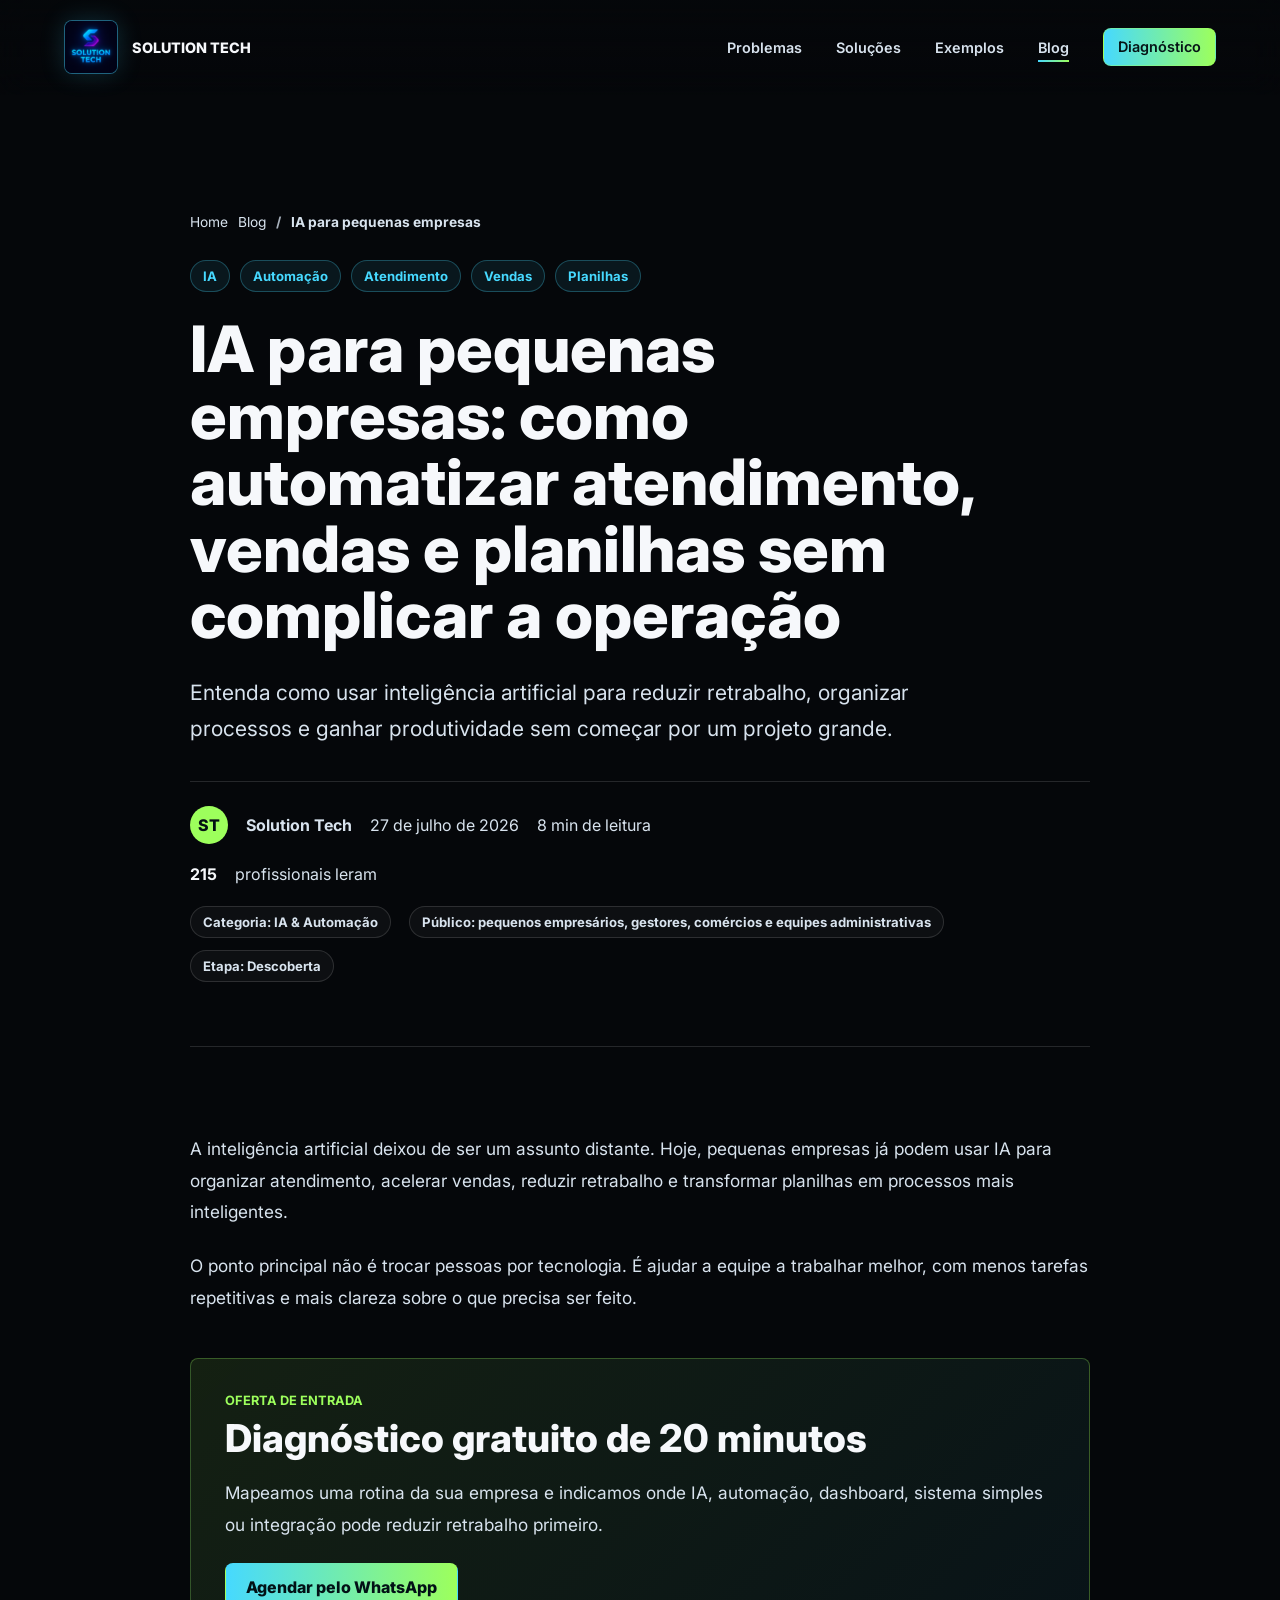
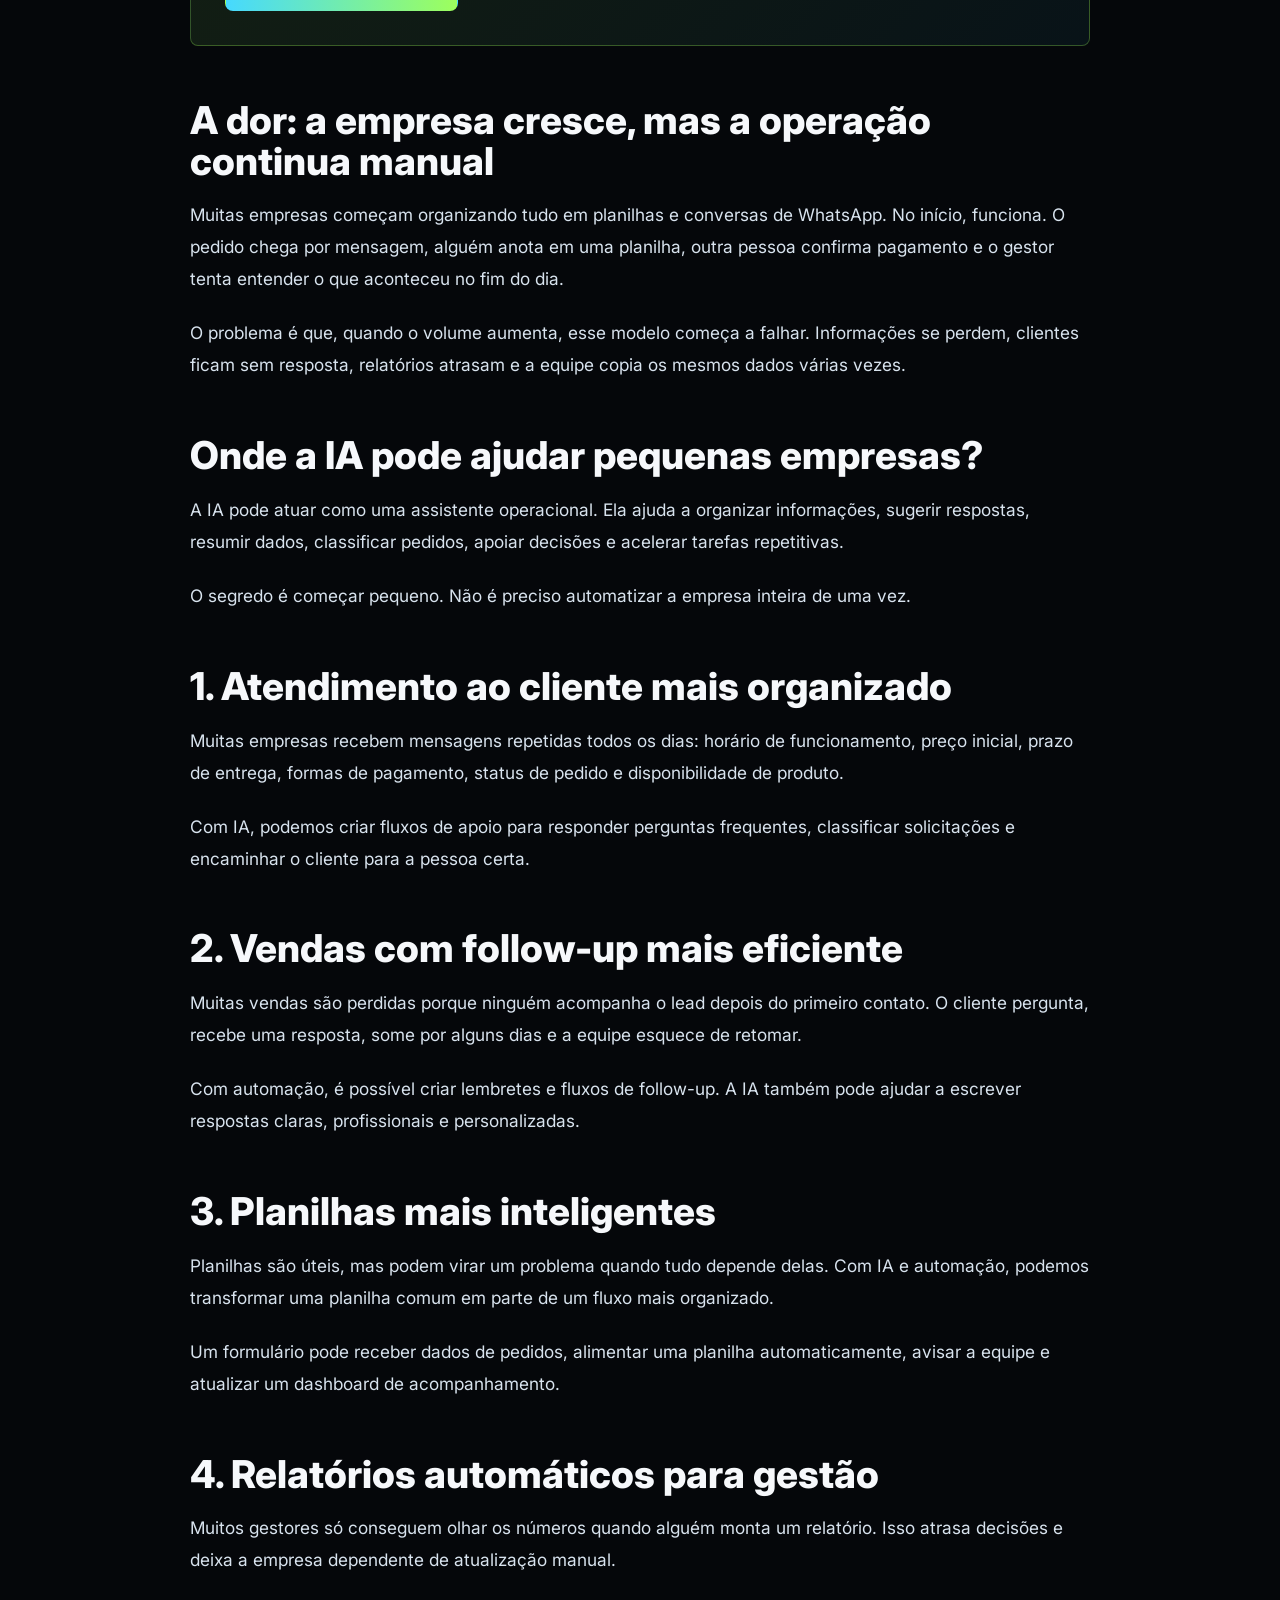
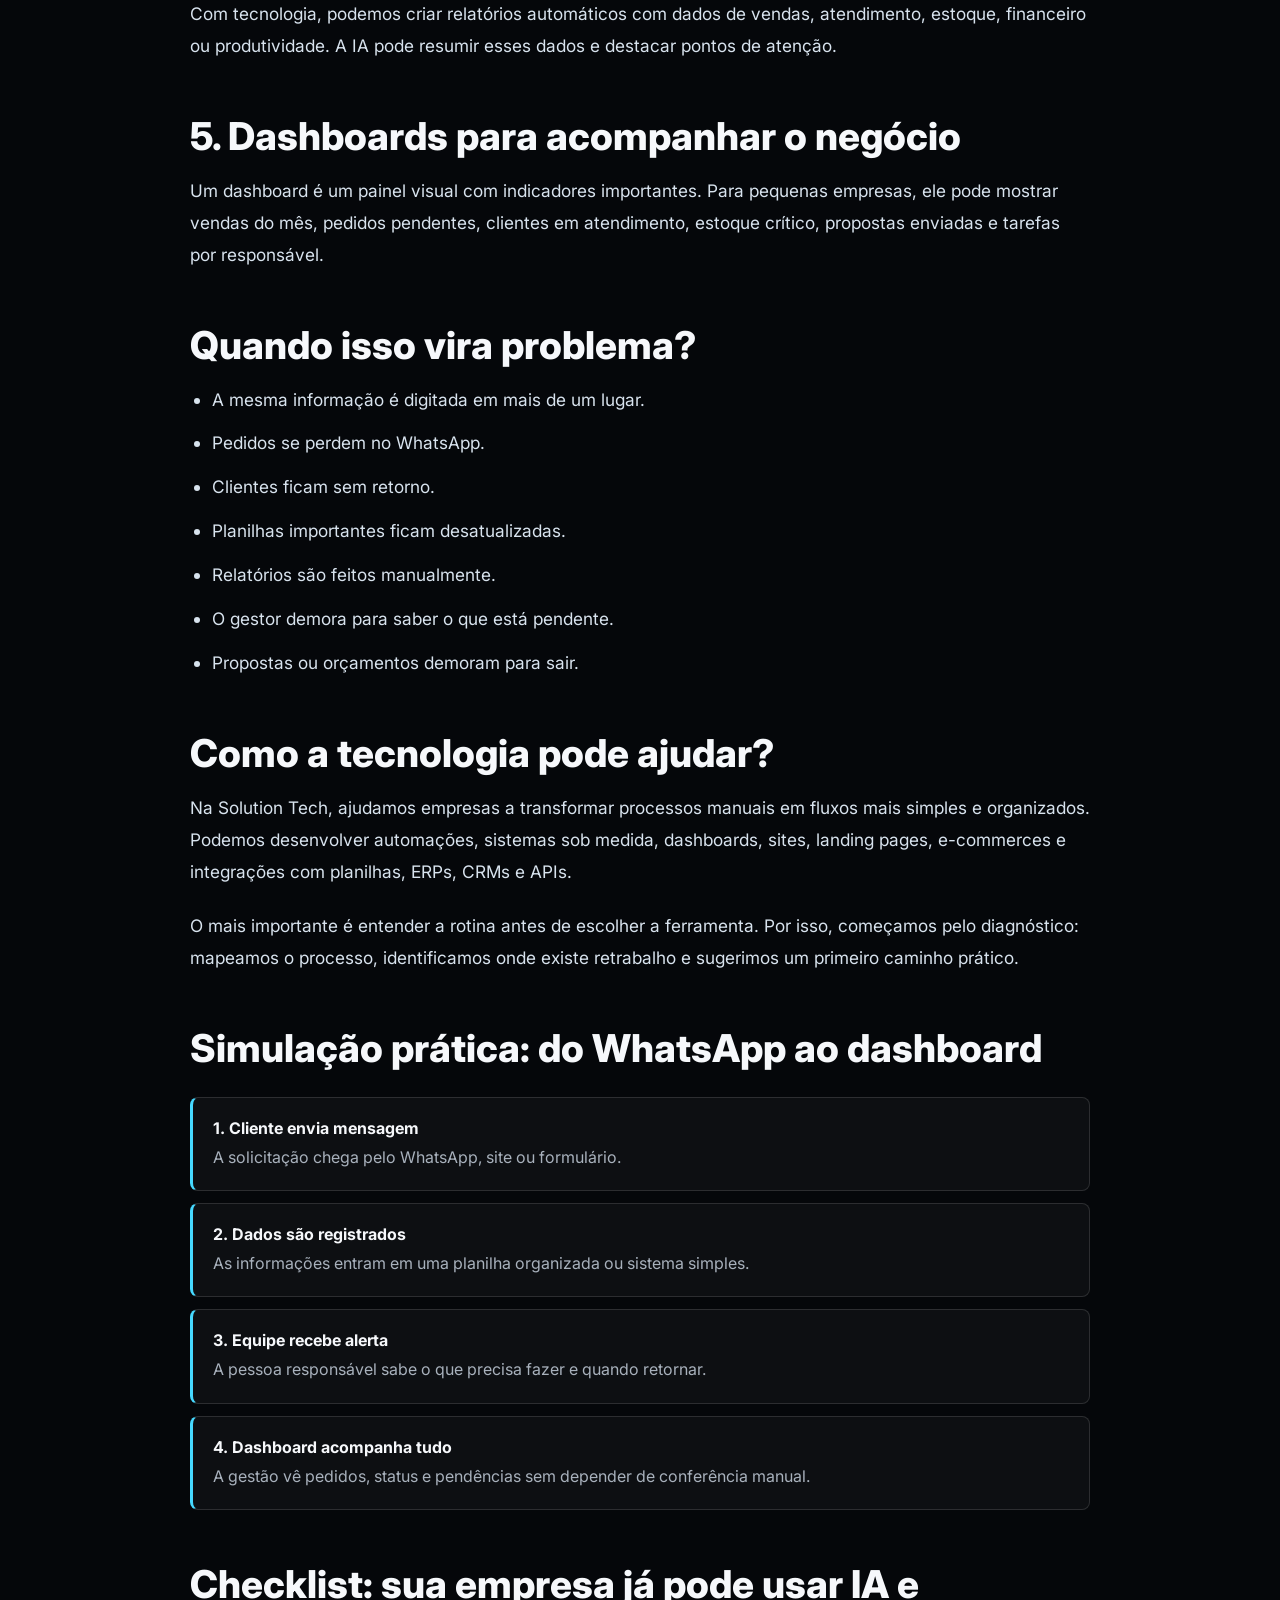
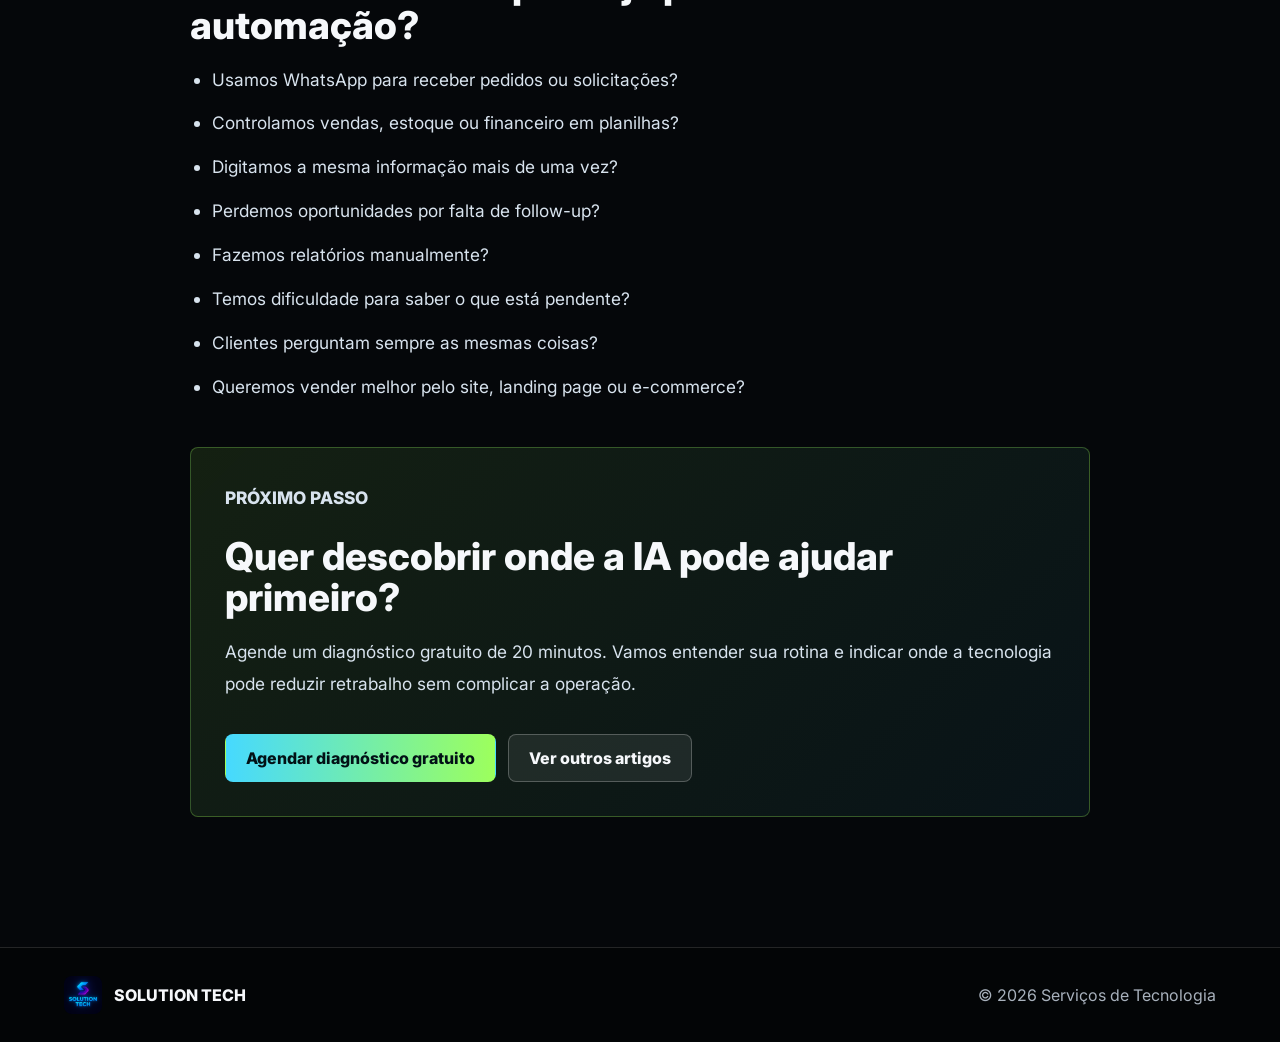
<file: blog-ia-para-pequenas-empresas.html>
<!DOCTYPE html>
<html lang="pt-BR">
<head>
  <meta charset="UTF-8">
  <meta name="viewport" content="width=device-width, initial-scale=1.0">
  <meta name="description" content="Veja como pequenas empresas podem usar IA para automatizar atendimento, vendas e planilhas sem complicar a operação.">
  <title>IA para pequenas empresas | Blog Solution Tech</title>
  <link rel="preconnect" href="https://fonts.googleapis.com">
  <link rel="preconnect" href="https://fonts.gstatic.com" crossorigin>
  <link href="https://fonts.googleapis.com/css2?family=Inter:wght@400;500;600;700;800&display=swap" rel="stylesheet">
  <link rel="stylesheet" href="styles.css">
</head>
<body>
  <header class="site-header is-scrolled" data-header>
    <a class="brand" href="index.html#inicio" aria-label="SOLUTION TECH">
      <span class="brand-mark">
        <img src="assets/solution-tech-logo.png" alt="">
      </span>
      <span>SOLUTION TECH</span>
    </a>

    <button class="nav-toggle" type="button" aria-label="Abrir menu" aria-expanded="false" data-nav-toggle>
      <span></span>
      <span></span>
      <span></span>
    </button>

    <nav class="site-nav" data-nav>
      <a href="index.html#problemas">Problemas</a>
      <a href="index.html#servicos">Soluções</a>
      <a href="index.html#exemplos">Exemplos</a>
      <a href="blog.html" class="is-active">Blog</a>
      <a class="nav-cta" href="index.html#contato">Diagnóstico</a>
    </nav>
  </header>

  <main class="blog-page">
    <article class="blog-article">
      <header class="blog-hero">
        <nav class="breadcrumbs" aria-label="Caminho da página">
          <a href="index.html">Home</a>
          <a href="blog.html">Blog</a>
          <strong>IA para pequenas empresas</strong>
        </nav>

        <div class="keyword-row" aria-label="Palavras-chave do artigo">
          <span>IA</span>
          <span>Automação</span>
          <span>Atendimento</span>
          <span>Vendas</span>
          <span>Planilhas</span>
        </div>

        <h1>IA para pequenas empresas: como automatizar atendimento, vendas e planilhas sem complicar a operação</h1>
        <p class="blog-subtitle">
          Entenda como usar inteligência artificial para reduzir retrabalho, organizar processos e ganhar produtividade sem começar por um projeto grande.
        </p>

        <div class="article-meta">
          <div class="author-badge" aria-hidden="true">ST</div>
          <strong>Solution Tech</strong>
          <span>27 de julho de 2026</span>
          <span>8 min de leitura</span>
        </div>

        <div class="read-counter" data-read-counter data-read-base="214">
          <strong data-read-count>214</strong>
          <span>profissionais leram</span>
        </div>

        <div class="article-taxonomy">
          <span>Categoria: IA & Automação</span>
          <span>Público: pequenos empresários, gestores, comércios e equipes administrativas</span>
          <span>Etapa: Descoberta</span>
        </div>
      </header>

      <div class="article-body">
        <p>
          A inteligência artificial deixou de ser um assunto distante. Hoje, pequenas empresas já podem usar IA para organizar atendimento, acelerar vendas, reduzir retrabalho e transformar planilhas em processos mais inteligentes.
        </p>
        <p>
          O ponto principal não é trocar pessoas por tecnologia. É ajudar a equipe a trabalhar melhor, com menos tarefas repetitivas e mais clareza sobre o que precisa ser feito.
        </p>

        <section class="article-callout">
          <strong>Oferta de entrada</strong>
          <h2>Diagnóstico gratuito de 20 minutos</h2>
          <p>Mapeamos uma rotina da sua empresa e indicamos onde IA, automação, dashboard, sistema simples ou integração pode reduzir retrabalho primeiro.</p>
          <a class="button button-primary" href="https://wa.me/5517992321782?text=Ol%C3%A1%2C%20li%20o%20artigo%20da%20SOLUTION%20TECH%20sobre%20IA%20para%20pequenas%20empresas.%20Gostaria%20de%20agendar%20um%20diagn%C3%B3stico%20gratuito%20de%2020%20minutos." target="_blank" rel="noreferrer">Agendar pelo WhatsApp</a>
        </section>

        <h2>A dor: a empresa cresce, mas a operação continua manual</h2>
        <p>
          Muitas empresas começam organizando tudo em planilhas e conversas de WhatsApp. No início, funciona. O pedido chega por mensagem, alguém anota em uma planilha, outra pessoa confirma pagamento e o gestor tenta entender o que aconteceu no fim do dia.
        </p>
        <p>
          O problema é que, quando o volume aumenta, esse modelo começa a falhar. Informações se perdem, clientes ficam sem resposta, relatórios atrasam e a equipe copia os mesmos dados várias vezes.
        </p>

        <h2>Onde a IA pode ajudar pequenas empresas?</h2>
        <p>
          A IA pode atuar como uma assistente operacional. Ela ajuda a organizar informações, sugerir respostas, resumir dados, classificar pedidos, apoiar decisões e acelerar tarefas repetitivas.
        </p>
        <p>
          O segredo é começar pequeno. Não é preciso automatizar a empresa inteira de uma vez.
        </p>

        <h2>1. Atendimento ao cliente mais organizado</h2>
        <p>
          Muitas empresas recebem mensagens repetidas todos os dias: horário de funcionamento, preço inicial, prazo de entrega, formas de pagamento, status de pedido e disponibilidade de produto.
        </p>
        <p>
          Com IA, podemos criar fluxos de apoio para responder perguntas frequentes, classificar solicitações e encaminhar o cliente para a pessoa certa.
        </p>

        <h2>2. Vendas com follow-up mais eficiente</h2>
        <p>
          Muitas vendas são perdidas porque ninguém acompanha o lead depois do primeiro contato. O cliente pergunta, recebe uma resposta, some por alguns dias e a equipe esquece de retomar.
        </p>
        <p>
          Com automação, é possível criar lembretes e fluxos de follow-up. A IA também pode ajudar a escrever respostas claras, profissionais e personalizadas.
        </p>

        <h2>3. Planilhas mais inteligentes</h2>
        <p>
          Planilhas são úteis, mas podem virar um problema quando tudo depende delas. Com IA e automação, podemos transformar uma planilha comum em parte de um fluxo mais organizado.
        </p>
        <p>
          Um formulário pode receber dados de pedidos, alimentar uma planilha automaticamente, avisar a equipe e atualizar um dashboard de acompanhamento.
        </p>

        <h2>4. Relatórios automáticos para gestão</h2>
        <p>
          Muitos gestores só conseguem olhar os números quando alguém monta um relatório. Isso atrasa decisões e deixa a empresa dependente de atualização manual.
        </p>
        <p>
          Com tecnologia, podemos criar relatórios automáticos com dados de vendas, atendimento, estoque, financeiro ou produtividade. A IA pode resumir esses dados e destacar pontos de atenção.
        </p>

        <h2>5. Dashboards para acompanhar o negócio</h2>
        <p>
          Um dashboard é um painel visual com indicadores importantes. Para pequenas empresas, ele pode mostrar vendas do mês, pedidos pendentes, clientes em atendimento, estoque crítico, propostas enviadas e tarefas por responsável.
        </p>

        <h2>Quando isso vira problema?</h2>
        <ul>
          <li>A mesma informação é digitada em mais de um lugar.</li>
          <li>Pedidos se perdem no WhatsApp.</li>
          <li>Clientes ficam sem retorno.</li>
          <li>Planilhas importantes ficam desatualizadas.</li>
          <li>Relatórios são feitos manualmente.</li>
          <li>O gestor demora para saber o que está pendente.</li>
          <li>Propostas ou orçamentos demoram para sair.</li>
        </ul>

        <h2>Como a tecnologia pode ajudar?</h2>
        <p>
          Na Solution Tech, ajudamos empresas a transformar processos manuais em fluxos mais simples e organizados. Podemos desenvolver automações, sistemas sob medida, dashboards, sites, landing pages, e-commerces e integrações com planilhas, ERPs, CRMs e APIs.
        </p>
        <p>
          O mais importante é entender a rotina antes de escolher a ferramenta. Por isso, começamos pelo diagnóstico: mapeamos o processo, identificamos onde existe retrabalho e sugerimos um primeiro caminho prático.
        </p>

        <h2>Simulação prática: do WhatsApp ao dashboard</h2>
        <div class="article-flow">
          <div><strong>1. Cliente envia mensagem</strong><span>A solicitação chega pelo WhatsApp, site ou formulário.</span></div>
          <div><strong>2. Dados são registrados</strong><span>As informações entram em uma planilha organizada ou sistema simples.</span></div>
          <div><strong>3. Equipe recebe alerta</strong><span>A pessoa responsável sabe o que precisa fazer e quando retornar.</span></div>
          <div><strong>4. Dashboard acompanha tudo</strong><span>A gestão vê pedidos, status e pendências sem depender de conferência manual.</span></div>
        </div>

        <h2>Checklist: sua empresa já pode usar IA e automação?</h2>
        <ul>
          <li>Usamos WhatsApp para receber pedidos ou solicitações?</li>
          <li>Controlamos vendas, estoque ou financeiro em planilhas?</li>
          <li>Digitamos a mesma informação mais de uma vez?</li>
          <li>Perdemos oportunidades por falta de follow-up?</li>
          <li>Fazemos relatórios manualmente?</li>
          <li>Temos dificuldade para saber o que está pendente?</li>
          <li>Clientes perguntam sempre as mesmas coisas?</li>
          <li>Queremos vender melhor pelo site, landing page ou e-commerce?</li>
        </ul>

        <section class="article-cta">
          <p class="eyebrow">Próximo passo</p>
          <h2>Quer descobrir onde a IA pode ajudar primeiro?</h2>
          <p>Agende um diagnóstico gratuito de 20 minutos. Vamos entender sua rotina e indicar onde a tecnologia pode reduzir retrabalho sem complicar a operação.</p>
          <div class="hero-actions">
            <a class="button button-primary" href="https://wa.me/5517992321782?text=Ol%C3%A1%2C%20lemos%20o%20artigo%20da%20SOLUTION%20TECH%20sobre%20IA%20para%20pequenas%20empresas%20e%20queremos%20agendar%20um%20diagn%C3%B3stico%20gratuito%20de%2020%20minutos." target="_blank" rel="noreferrer">Agendar diagnóstico gratuito</a>
            <a class="button button-secondary" href="blog.html">Ver outros artigos</a>
          </div>
        </section>
      </div>
    </article>
  </main>

  <footer class="site-footer">
    <span class="footer-brand">
      <img src="assets/solution-tech-logo.png" alt="">
      SOLUTION TECH
    </span>
    <span>© <span data-year></span> Serviços de Tecnologia</span>
  </footer>

  <script src="script.js"></script>
</body>
</html>
</file>
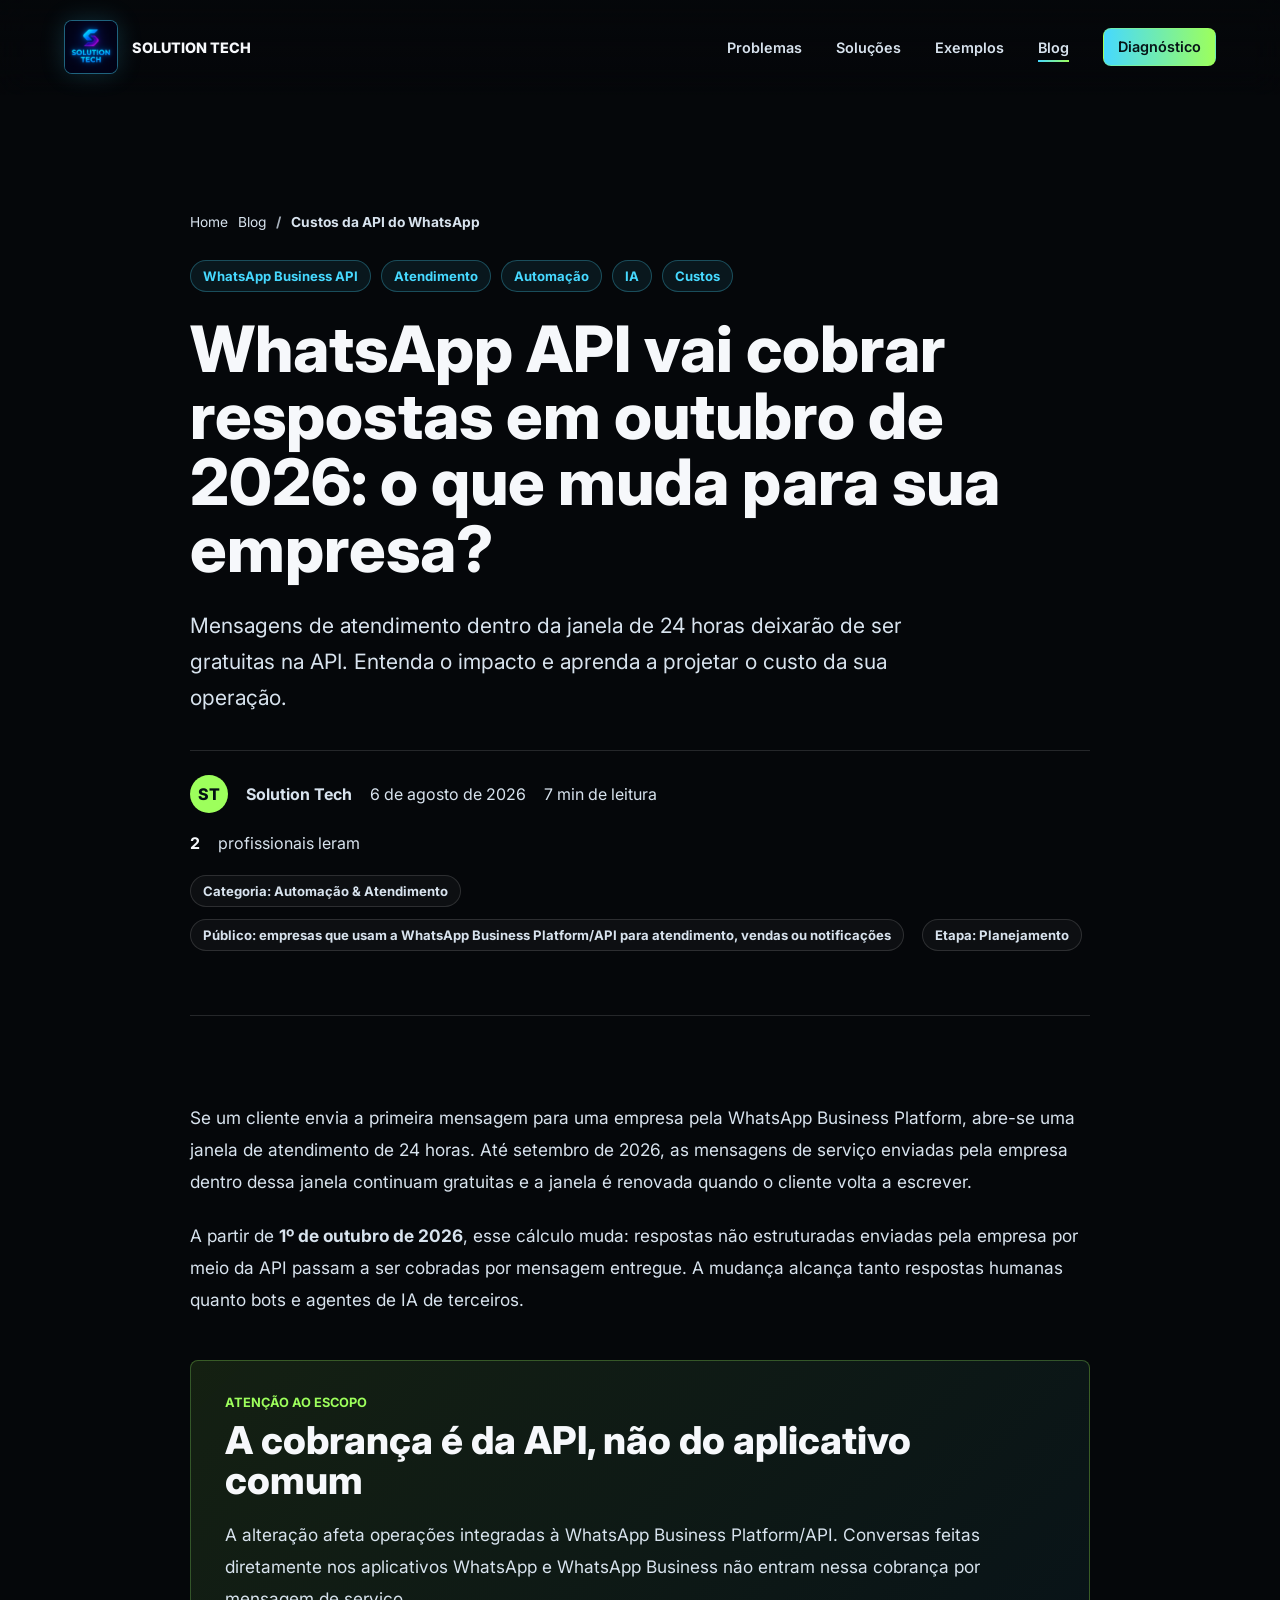
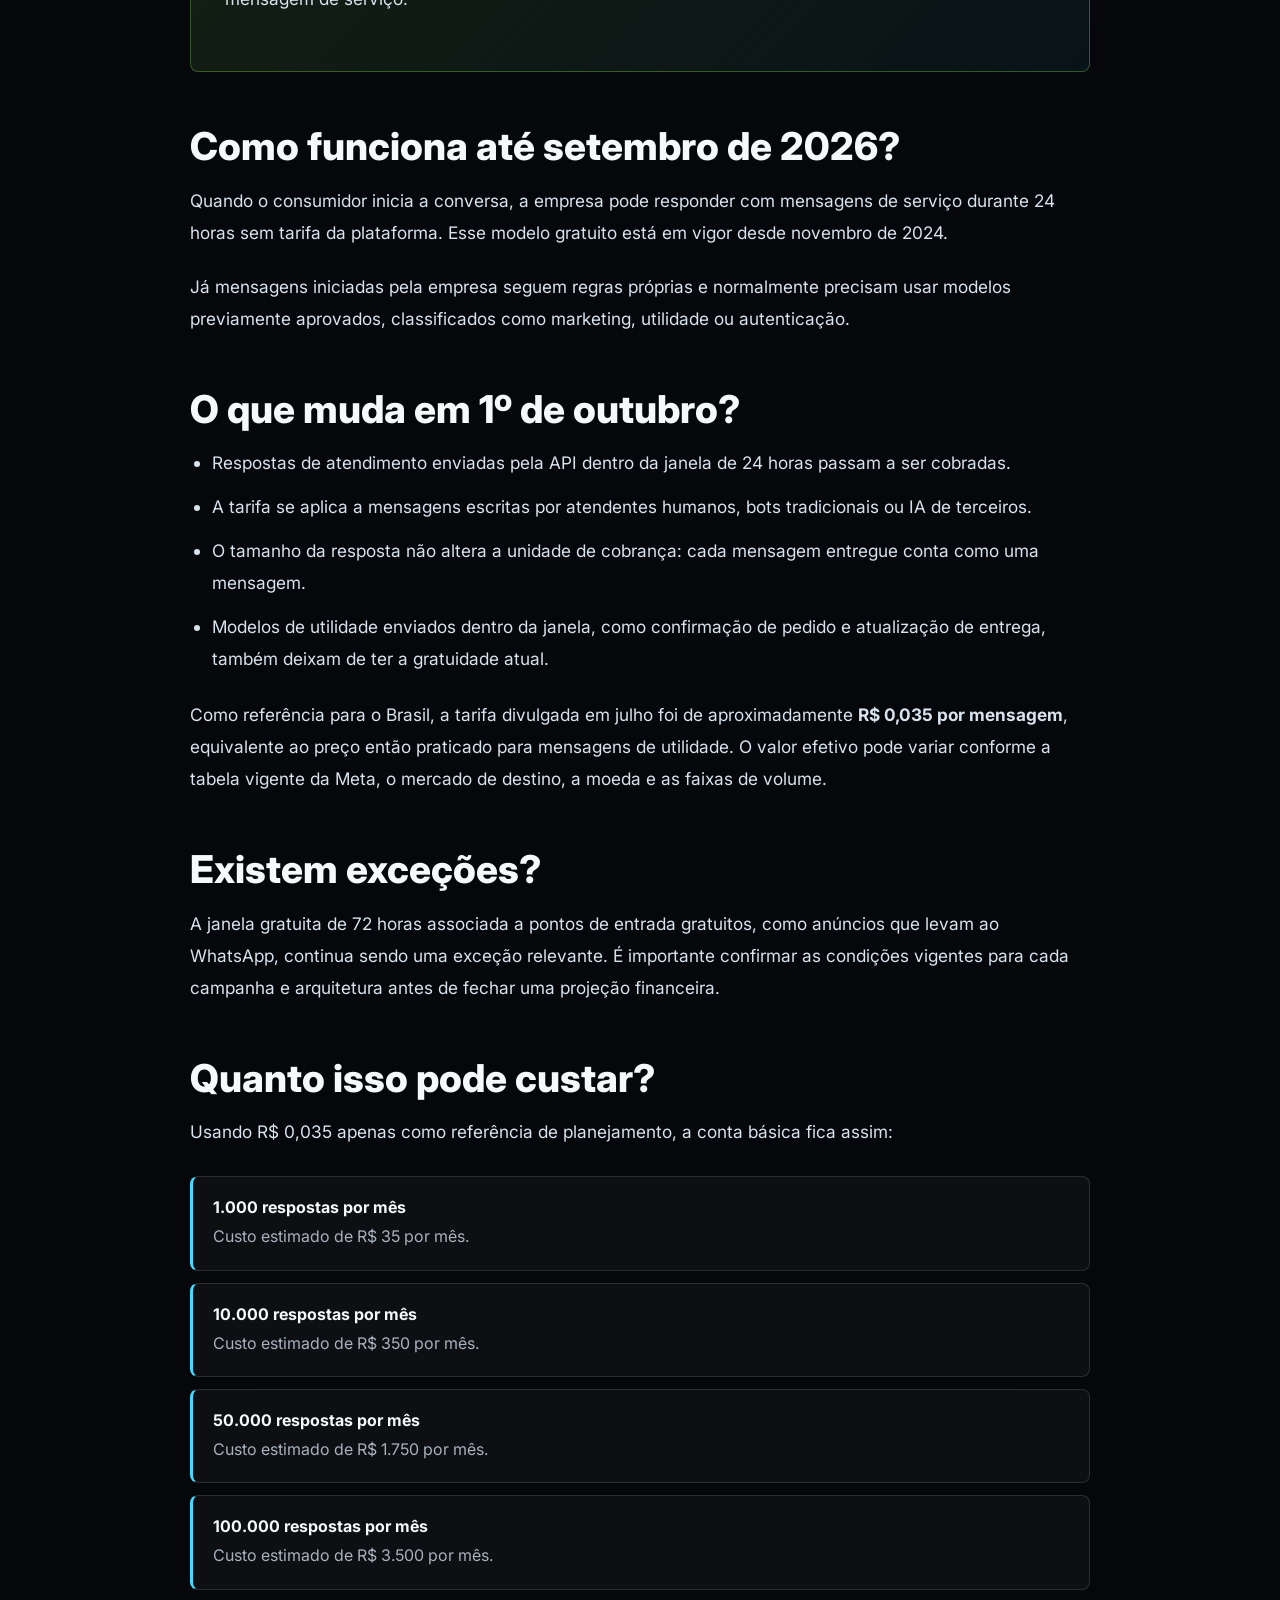
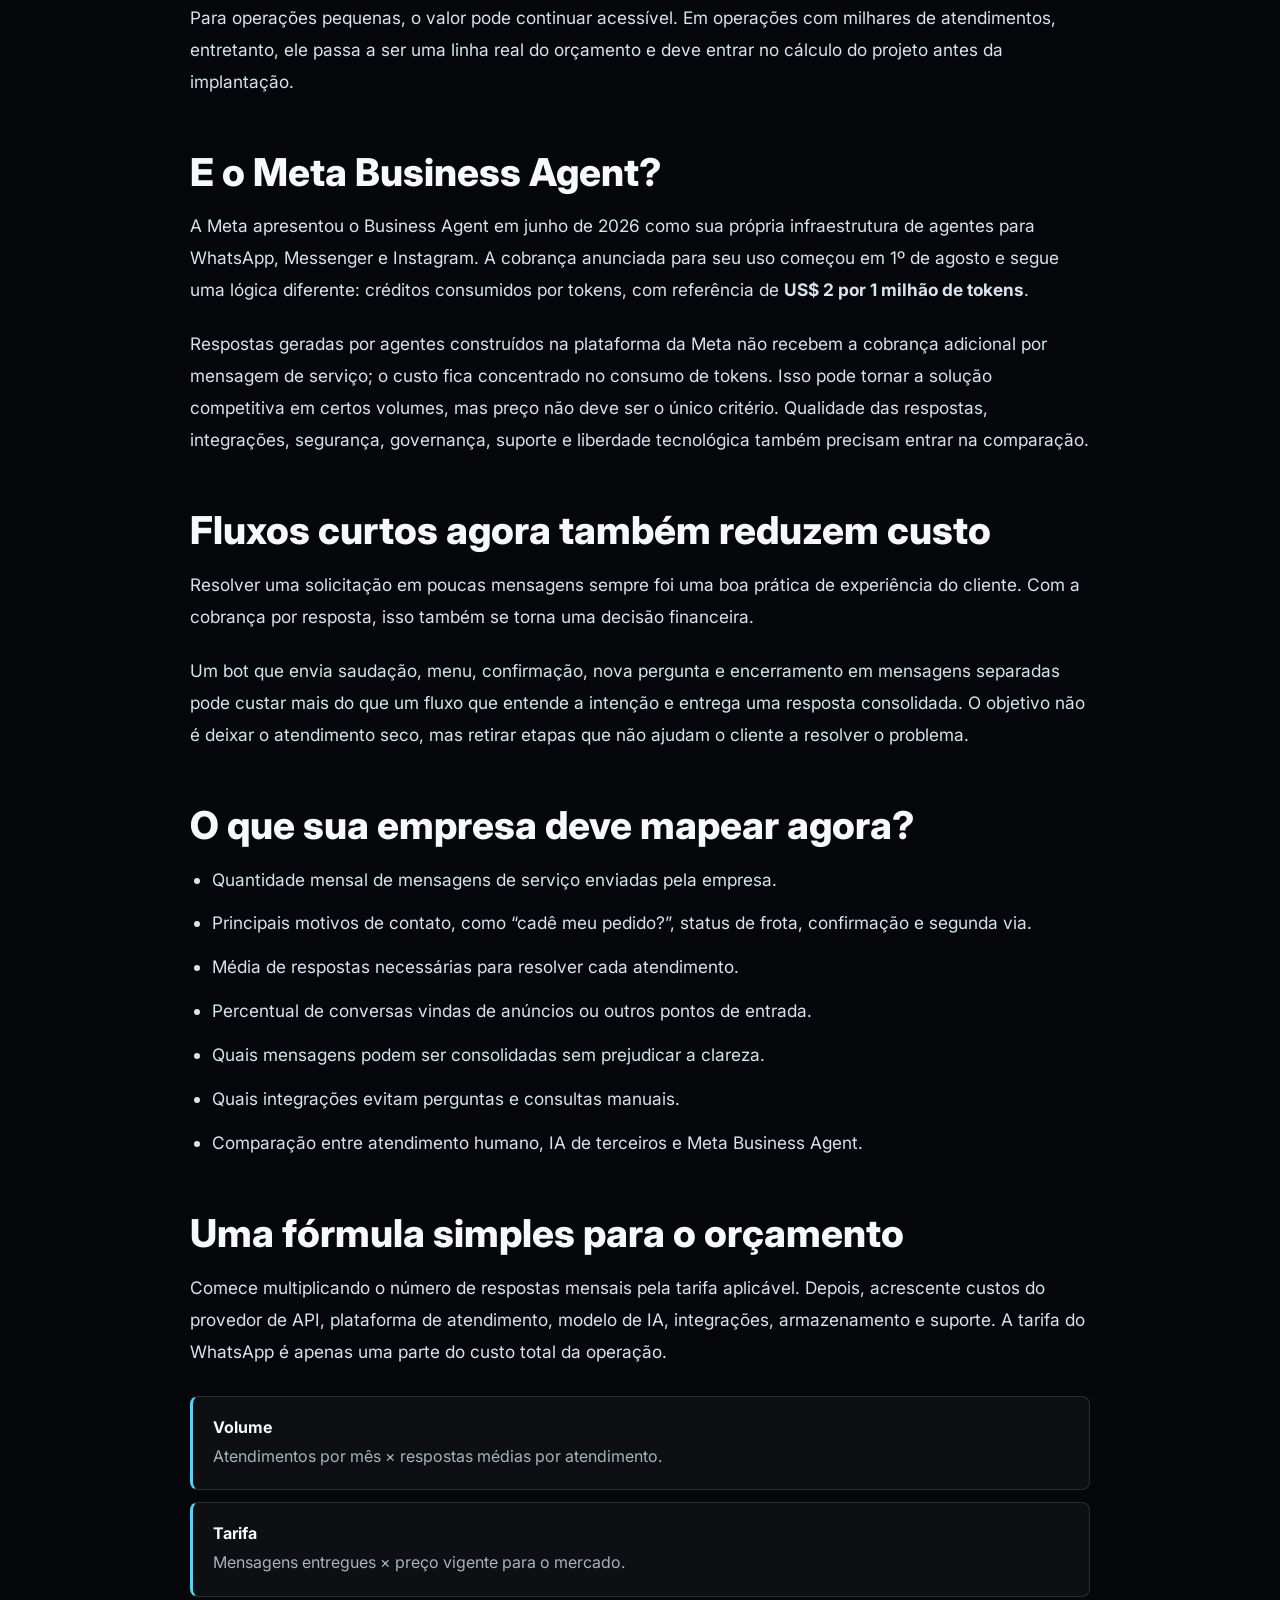
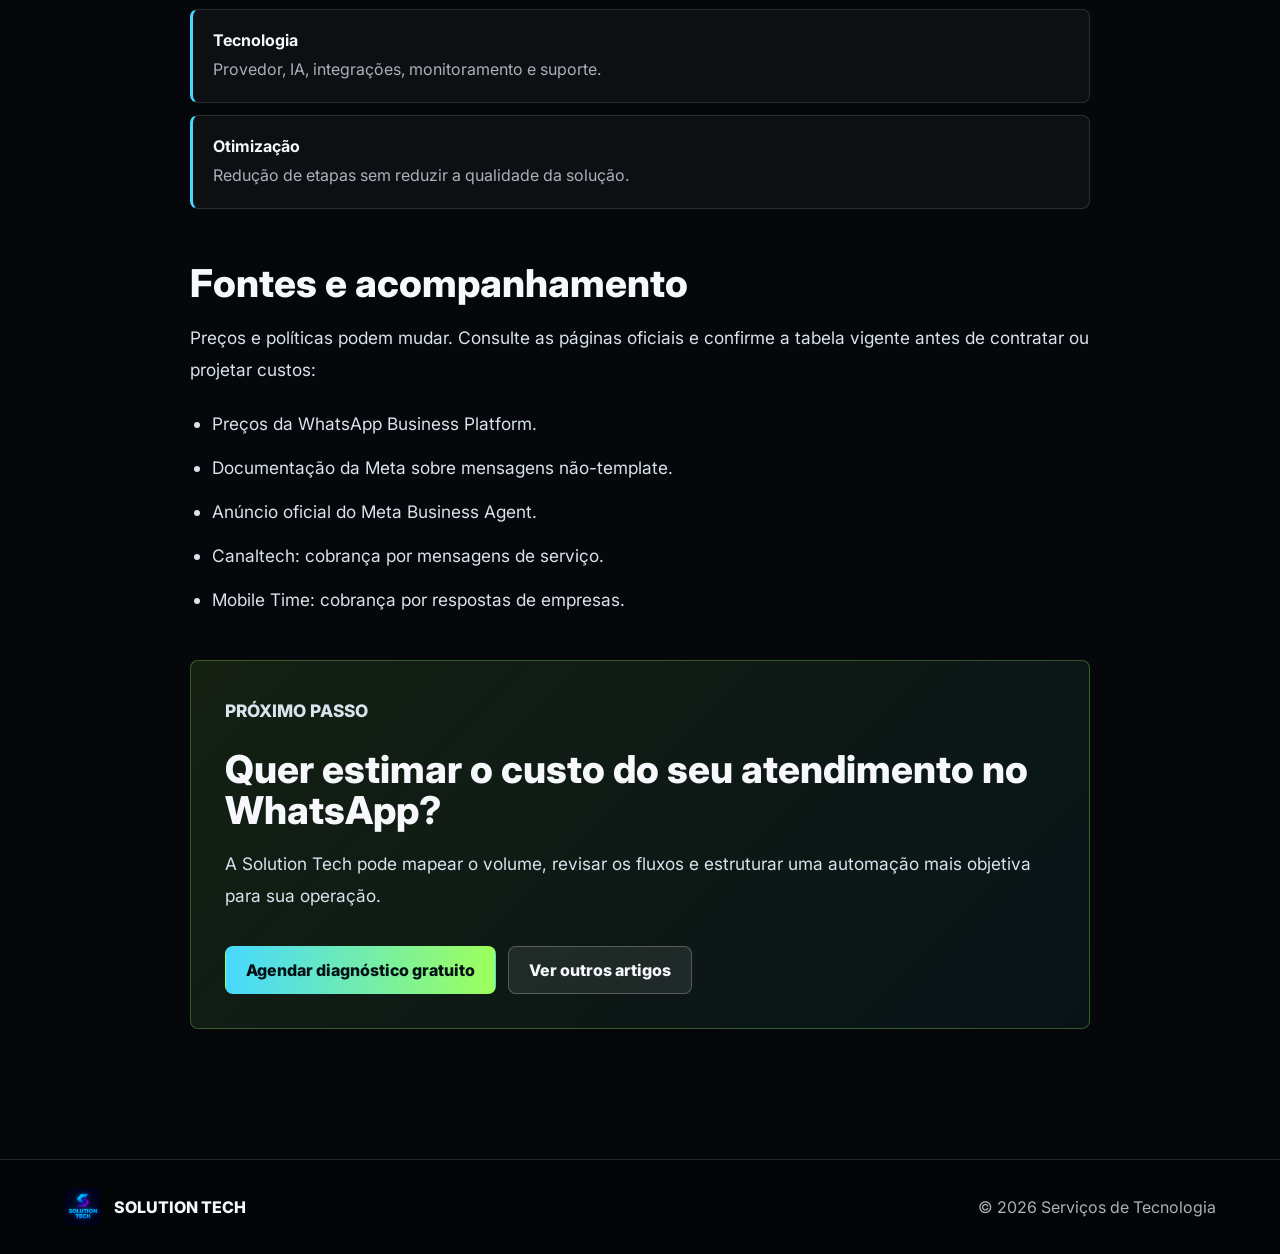
<file: blog-whatsapp-api-cobranca-outubro-2026.html>
<!DOCTYPE html>
<html lang="pt-BR">
<head>
  <meta charset="UTF-8">
  <meta name="viewport" content="width=device-width, initial-scale=1.0">
  <meta name="description" content="Entenda a nova cobrança por mensagens de serviço na API do WhatsApp a partir de outubro de 2026 e como preparar o orçamento do atendimento.">
  <title>WhatsApp API vai cobrar respostas em outubro de 2026 | Blog Solution Tech</title>
  <link rel="preconnect" href="https://fonts.googleapis.com">
  <link rel="preconnect" href="https://fonts.gstatic.com" crossorigin>
  <link href="https://fonts.googleapis.com/css2?family=Inter:wght@400;500;600;700;800&display=swap" rel="stylesheet">
  <link rel="stylesheet" href="styles.css">
</head>
<body>
  <header class="site-header is-scrolled" data-header>
    <a class="brand" href="index.html#inicio" aria-label="SOLUTION TECH">
      <span class="brand-mark"><img src="assets/solution-tech-logo.png" alt=""></span>
      <span>SOLUTION TECH</span>
    </a>
    <button class="nav-toggle" type="button" aria-label="Abrir menu" aria-expanded="false" data-nav-toggle>
      <span></span><span></span><span></span>
    </button>
    <nav class="site-nav" data-nav>
      <a href="index.html#problemas">Problemas</a>
      <a href="index.html#servicos">Soluções</a>
      <a href="index.html#exemplos">Exemplos</a>
      <a href="blog.html" class="is-active">Blog</a>
      <a class="nav-cta" href="index.html#contato">Diagnóstico</a>
    </nav>
  </header>

  <main class="blog-page">
    <article class="blog-article">
      <header class="blog-hero">
        <nav class="breadcrumbs" aria-label="Caminho da página">
          <a href="index.html">Home</a>
          <a href="blog.html">Blog</a>
          <strong>Custos da API do WhatsApp</strong>
        </nav>
        <div class="keyword-row" aria-label="Palavras-chave do artigo">
          <span>WhatsApp Business API</span>
          <span>Atendimento</span>
          <span>Automação</span>
          <span>IA</span>
          <span>Custos</span>
        </div>
        <h1>WhatsApp API vai cobrar respostas em outubro de 2026: o que muda para sua empresa?</h1>
        <p class="blog-subtitle">
          Mensagens de atendimento dentro da janela de 24 horas deixarão de ser gratuitas na API. Entenda o impacto e aprenda a projetar o custo da sua operação.
        </p>
        <div class="article-meta">
          <div class="author-badge" aria-hidden="true">ST</div>
          <strong>Solution Tech</strong>
          <span>6 de agosto de 2026</span>
          <span>7 min de leitura</span>
        </div>
        <div class="read-counter" data-read-counter data-read-base="1">
          <strong data-read-count>1</strong>
          <span>profissionais leram</span>
        </div>
        <div class="article-taxonomy">
          <span>Categoria: Automação & Atendimento</span>
          <span>Público: empresas que usam a WhatsApp Business Platform/API para atendimento, vendas ou notificações</span>
          <span>Etapa: Planejamento</span>
        </div>
      </header>

      <div class="article-body">
        <p>
          Se um cliente envia a primeira mensagem para uma empresa pela WhatsApp Business Platform, abre-se uma janela de atendimento de 24 horas. Até setembro de 2026, as mensagens de serviço enviadas pela empresa dentro dessa janela continuam gratuitas e a janela é renovada quando o cliente volta a escrever.
        </p>
        <p>
          A partir de <strong>1º de outubro de 2026</strong>, esse cálculo muda: respostas não estruturadas enviadas pela empresa por meio da API passam a ser cobradas por mensagem entregue. A mudança alcança tanto respostas humanas quanto bots e agentes de IA de terceiros.
        </p>

        <section class="article-callout">
          <strong>Atenção ao escopo</strong>
          <h2>A cobrança é da API, não do aplicativo comum</h2>
          <p>A alteração afeta operações integradas à WhatsApp Business Platform/API. Conversas feitas diretamente nos aplicativos WhatsApp e WhatsApp Business não entram nessa cobrança por mensagem de serviço.</p>
        </section>

        <h2>Como funciona até setembro de 2026?</h2>
        <p>
          Quando o consumidor inicia a conversa, a empresa pode responder com mensagens de serviço durante 24 horas sem tarifa da plataforma. Esse modelo gratuito está em vigor desde novembro de 2024.
        </p>
        <p>
          Já mensagens iniciadas pela empresa seguem regras próprias e normalmente precisam usar modelos previamente aprovados, classificados como marketing, utilidade ou autenticação.
        </p>

        <h2>O que muda em 1º de outubro?</h2>
        <ul>
          <li>Respostas de atendimento enviadas pela API dentro da janela de 24 horas passam a ser cobradas.</li>
          <li>A tarifa se aplica a mensagens escritas por atendentes humanos, bots tradicionais ou IA de terceiros.</li>
          <li>O tamanho da resposta não altera a unidade de cobrança: cada mensagem entregue conta como uma mensagem.</li>
          <li>Modelos de utilidade enviados dentro da janela, como confirmação de pedido e atualização de entrega, também deixam de ter a gratuidade atual.</li>
        </ul>
        <p>
          Como referência para o Brasil, a tarifa divulgada em julho foi de aproximadamente <strong>R$ 0,035 por mensagem</strong>, equivalente ao preço então praticado para mensagens de utilidade. O valor efetivo pode variar conforme a tabela vigente da Meta, o mercado de destino, a moeda e as faixas de volume.
        </p>

        <h2>Existem exceções?</h2>
        <p>
          A janela gratuita de 72 horas associada a pontos de entrada gratuitos, como anúncios que levam ao WhatsApp, continua sendo uma exceção relevante. É importante confirmar as condições vigentes para cada campanha e arquitetura antes de fechar uma projeção financeira.
        </p>

        <h2>Quanto isso pode custar?</h2>
        <p>Usando R$ 0,035 apenas como referência de planejamento, a conta básica fica assim:</p>
        <div class="article-flow">
          <div><strong>1.000 respostas por mês</strong><span>Custo estimado de R$ 35 por mês.</span></div>
          <div><strong>10.000 respostas por mês</strong><span>Custo estimado de R$ 350 por mês.</span></div>
          <div><strong>50.000 respostas por mês</strong><span>Custo estimado de R$ 1.750 por mês.</span></div>
          <div><strong>100.000 respostas por mês</strong><span>Custo estimado de R$ 3.500 por mês.</span></div>
        </div>
        <p>
          Para operações pequenas, o valor pode continuar acessível. Em operações com milhares de atendimentos, entretanto, ele passa a ser uma linha real do orçamento e deve entrar no cálculo do projeto antes da implantação.
        </p>

        <h2>E o Meta Business Agent?</h2>
        <p>
          A Meta apresentou o Business Agent em junho de 2026 como sua própria infraestrutura de agentes para WhatsApp, Messenger e Instagram. A cobrança anunciada para seu uso começou em 1º de agosto e segue uma lógica diferente: créditos consumidos por tokens, com referência de <strong>US$ 2 por 1 milhão de tokens</strong>.
        </p>
        <p>
          Respostas geradas por agentes construídos na plataforma da Meta não recebem a cobrança adicional por mensagem de serviço; o custo fica concentrado no consumo de tokens. Isso pode tornar a solução competitiva em certos volumes, mas preço não deve ser o único critério. Qualidade das respostas, integrações, segurança, governança, suporte e liberdade tecnológica também precisam entrar na comparação.
        </p>

        <h2>Fluxos curtos agora também reduzem custo</h2>
        <p>
          Resolver uma solicitação em poucas mensagens sempre foi uma boa prática de experiência do cliente. Com a cobrança por resposta, isso também se torna uma decisão financeira.
        </p>
        <p>
          Um bot que envia saudação, menu, confirmação, nova pergunta e encerramento em mensagens separadas pode custar mais do que um fluxo que entende a intenção e entrega uma resposta consolidada. O objetivo não é deixar o atendimento seco, mas retirar etapas que não ajudam o cliente a resolver o problema.
        </p>

        <h2>O que sua empresa deve mapear agora?</h2>
        <ul>
          <li>Quantidade mensal de mensagens de serviço enviadas pela empresa.</li>
          <li>Principais motivos de contato, como “cadê meu pedido?”, status de frota, confirmação e segunda via.</li>
          <li>Média de respostas necessárias para resolver cada atendimento.</li>
          <li>Percentual de conversas vindas de anúncios ou outros pontos de entrada.</li>
          <li>Quais mensagens podem ser consolidadas sem prejudicar a clareza.</li>
          <li>Quais integrações evitam perguntas e consultas manuais.</li>
          <li>Comparação entre atendimento humano, IA de terceiros e Meta Business Agent.</li>
        </ul>

        <h2>Uma fórmula simples para o orçamento</h2>
        <p>
          Comece multiplicando o número de respostas mensais pela tarifa aplicável. Depois, acrescente custos do provedor de API, plataforma de atendimento, modelo de IA, integrações, armazenamento e suporte. A tarifa do WhatsApp é apenas uma parte do custo total da operação.
        </p>
        <div class="article-flow">
          <div><strong>Volume</strong><span>Atendimentos por mês × respostas médias por atendimento.</span></div>
          <div><strong>Tarifa</strong><span>Mensagens entregues × preço vigente para o mercado.</span></div>
          <div><strong>Tecnologia</strong><span>Provedor, IA, integrações, monitoramento e suporte.</span></div>
          <div><strong>Otimização</strong><span>Redução de etapas sem reduzir a qualidade da solução.</span></div>
        </div>

        <h2>Fontes e acompanhamento</h2>
        <p>Preços e políticas podem mudar. Consulte as páginas oficiais e confirme a tabela vigente antes de contratar ou projetar custos:</p>
        <ul>
          <li><a href="https://whatsappbusiness.com/products/platform-pricing/" target="_blank" rel="noreferrer">Preços da WhatsApp Business Platform</a>.</li>
          <li><a href="https://developers.facebook.com/documentation/business-messaging/whatsapp/pricing/non-template-messages" target="_blank" rel="noreferrer">Documentação da Meta sobre mensagens não-template</a>.</li>
          <li><a href="https://about.fb.com/br/news/2026/06/conversations-2026-apresentamos-o-meta-business-agent/" target="_blank" rel="noreferrer">Anúncio oficial do Meta Business Agent</a>.</li>
          <li><a href="https://canaltech.com.br/mercado/api-do-whatsapp-tera-cobranca-por-mensagens-de-servico-entenda/" target="_blank" rel="noreferrer">Canaltech: cobrança por mensagens de serviço</a>.</li>
          <li><a href="https://www.mobiletime.com.br/noticias/01/07/2026/whatsapp-cobra-respostas/" target="_blank" rel="noreferrer">Mobile Time: cobrança por respostas de empresas</a>.</li>
        </ul>

        <section class="article-cta">
          <p class="eyebrow">Próximo passo</p>
          <h2>Quer estimar o custo do seu atendimento no WhatsApp?</h2>
          <p>A Solution Tech pode mapear o volume, revisar os fluxos e estruturar uma automação mais objetiva para sua operação.</p>
          <div class="hero-actions">
            <a class="button button-primary" href="https://wa.me/5517992321782?text=Ol%C3%A1%2C%20li%20o%20artigo%20sobre%20a%20nova%20cobran%C3%A7a%20da%20API%20do%20WhatsApp%20e%20quero%20estimar%20o%20custo%20da%20minha%20opera%C3%A7%C3%A3o." target="_blank" rel="noreferrer">Agendar diagnóstico gratuito</a>
            <a class="button button-secondary" href="blog.html">Ver outros artigos</a>
          </div>
        </section>
      </div>
    </article>
  </main>

  <footer class="site-footer">
    <span class="footer-brand"><img src="assets/solution-tech-logo.png" alt="">SOLUTION TECH</span>
    <span>© <span data-year></span> Serviços de Tecnologia</span>
  </footer>
  <script src="script.js"></script>
</body>
</html>
</file>
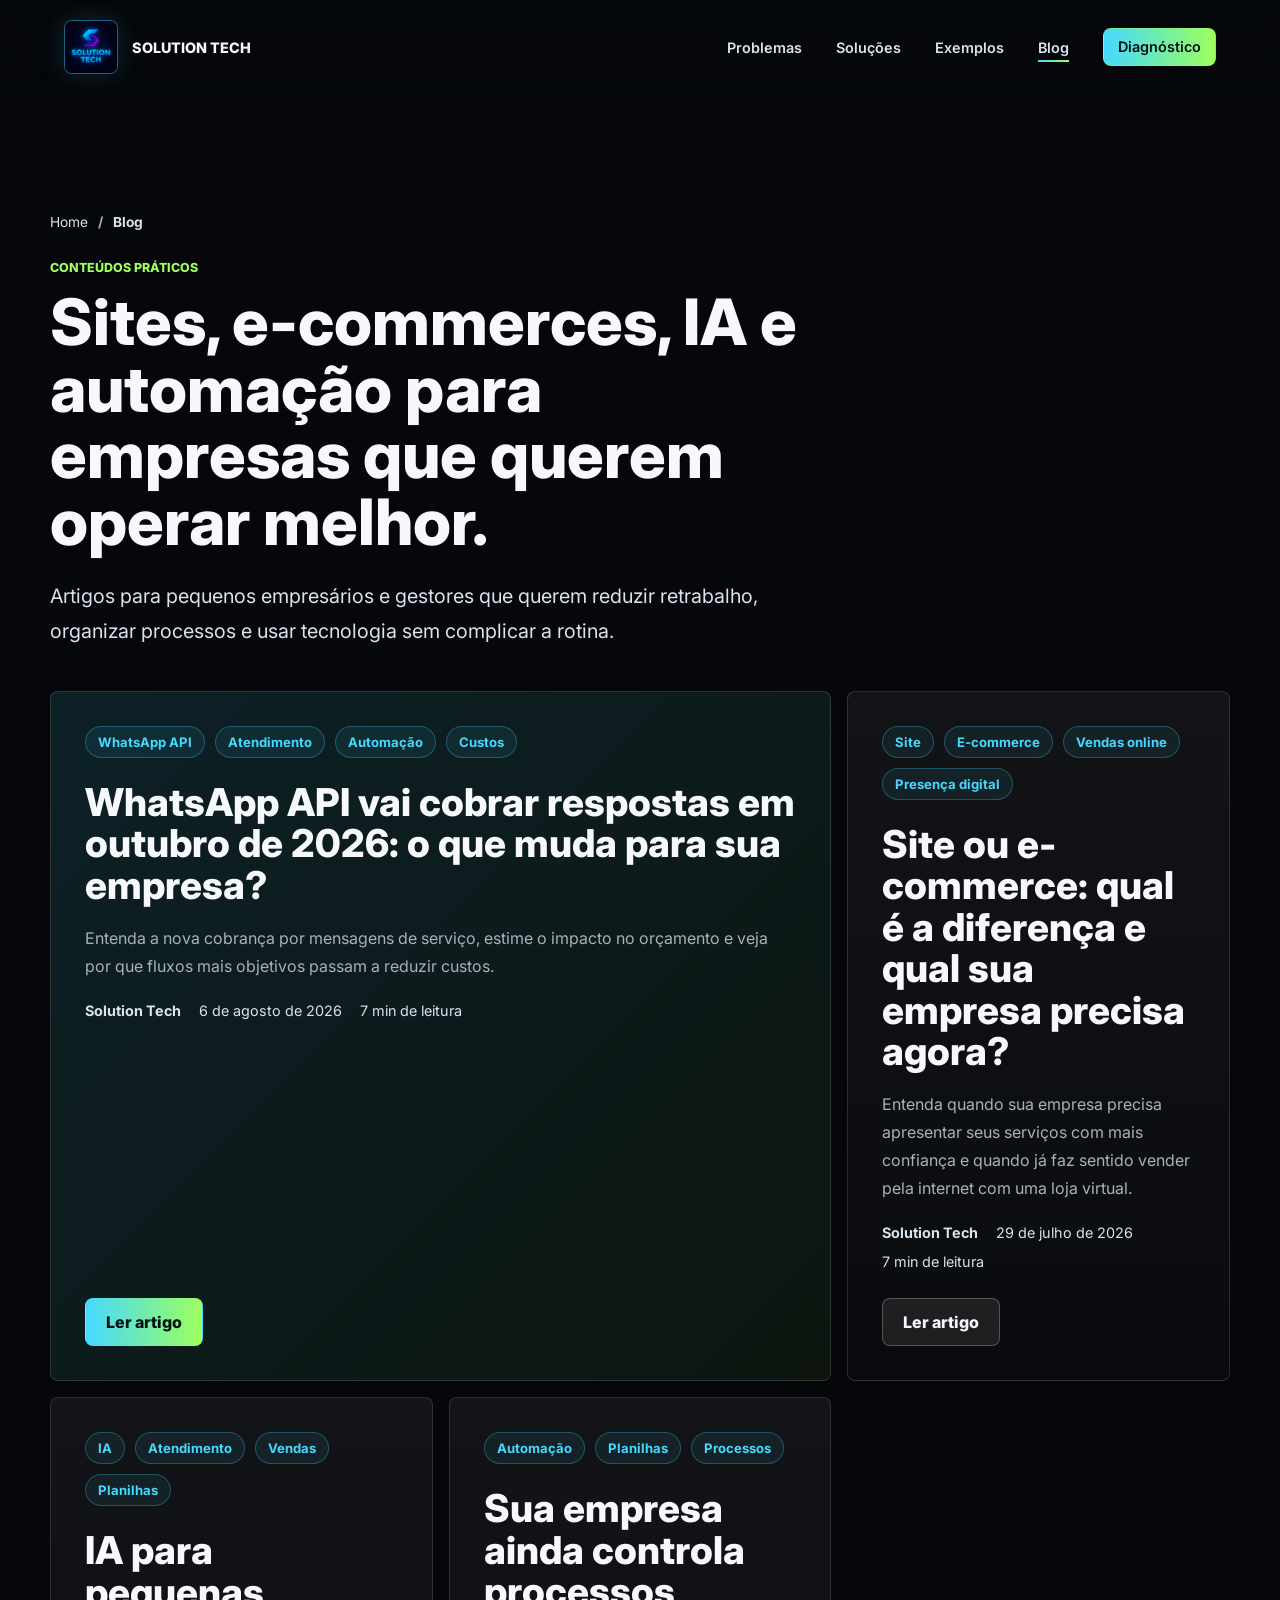
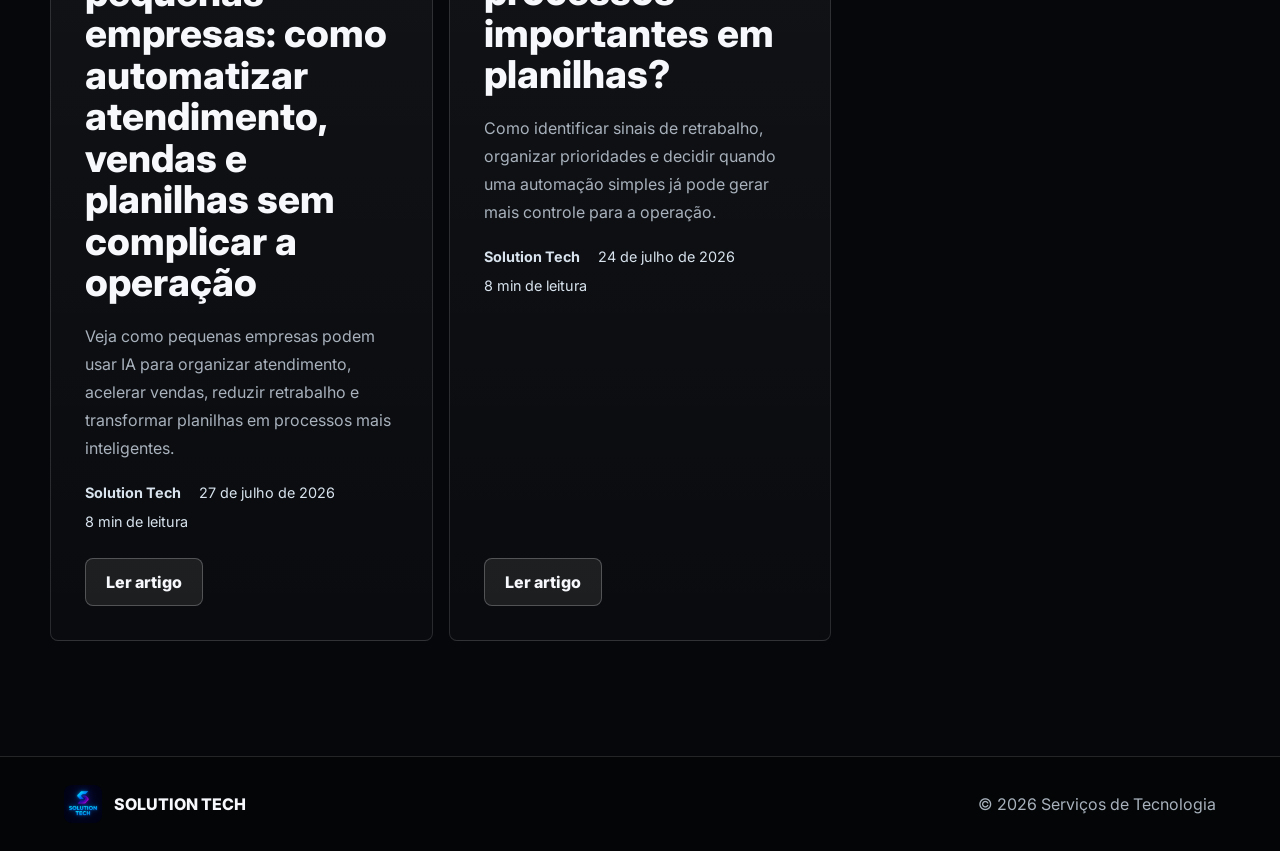
<file: blog.html>
<!DOCTYPE html>
<html lang="pt-BR">
<head>
  <meta charset="UTF-8">
  <meta name="viewport" content="width=device-width, initial-scale=1.0">
  <meta name="description" content="Blog da Solution Tech com conteúdos sobre IA, automação, sistemas, dashboards, sites e tecnologia para pequenas empresas.">
  <title>Blog | Solution Tech</title>
  <link rel="preconnect" href="https://fonts.googleapis.com">
  <link rel="preconnect" href="https://fonts.gstatic.com" crossorigin>
  <link href="https://fonts.googleapis.com/css2?family=Inter:wght@400;500;600;700;800&display=swap" rel="stylesheet">
  <link rel="stylesheet" href="styles.css">
</head>
<body>
  <header class="site-header is-scrolled" data-header>
    <a class="brand" href="index.html#inicio" aria-label="SOLUTION TECH">
      <span class="brand-mark">
        <img src="assets/solution-tech-logo.png" alt="">
      </span>
      <span>SOLUTION TECH</span>
    </a>

    <button class="nav-toggle" type="button" aria-label="Abrir menu" aria-expanded="false" data-nav-toggle>
      <span></span>
      <span></span>
      <span></span>
    </button>

    <nav class="site-nav" data-nav>
      <a href="index.html#problemas">Problemas</a>
      <a href="index.html#servicos">Soluções</a>
      <a href="index.html#exemplos">Exemplos</a>
      <a href="blog.html" class="is-active">Blog</a>
      <a class="nav-cta" href="index.html#contato">Diagnóstico</a>
    </nav>
  </header>

  <main class="blog-page">
    <section class="blog-index">
      <div class="blog-index-header">
        <nav class="breadcrumbs" aria-label="Caminho da página">
          <a href="index.html">Home</a>
          <strong>Blog</strong>
        </nav>
        <p class="eyebrow">Conteúdos práticos</p>
        <h1>Sites, e-commerces, IA e automação para empresas que querem operar melhor.</h1>
        <p>
          Artigos para pequenos empresários e gestores que querem reduzir retrabalho, organizar processos e usar tecnologia sem complicar a rotina.
        </p>
      </div>

      <div class="blog-card-grid">
        <article class="blog-card featured">
          <div class="keyword-row" aria-label="Palavras-chave">
            <span>WhatsApp API</span>
            <span>Atendimento</span>
            <span>Automação</span>
            <span>Custos</span>
          </div>
          <h2>WhatsApp API vai cobrar respostas em outubro de 2026: o que muda para sua empresa?</h2>
          <p>
            Entenda a nova cobrança por mensagens de serviço, estime o impacto no orçamento e veja por que fluxos mais objetivos passam a reduzir custos.
          </p>
          <div class="article-meta compact">
            <strong>Solution Tech</strong>
            <span>6 de agosto de 2026</span>
            <span>7 min de leitura</span>
          </div>
          <a class="button button-primary" href="blog-whatsapp-api-cobranca-outubro-2026.html">Ler artigo</a>
        </article>

        <article class="blog-card">
          <div class="keyword-row" aria-label="Palavras-chave">
            <span>Site</span>
            <span>E-commerce</span>
            <span>Vendas online</span>
            <span>Presença digital</span>
          </div>
          <h2>Site ou e-commerce: qual é a diferença e qual sua empresa precisa agora?</h2>
          <p>
            Entenda quando sua empresa precisa apresentar seus serviços com mais confiança e quando já faz sentido vender pela internet com uma loja virtual.
          </p>
          <div class="article-meta compact">
            <strong>Solution Tech</strong>
            <span>29 de julho de 2026</span>
            <span>7 min de leitura</span>
          </div>
          <a class="button button-secondary" href="blog-diferenca-entre-site-e-ecommerce.html">Ler artigo</a>
        </article>

        <article class="blog-card">
          <div class="keyword-row" aria-label="Palavras-chave">
            <span>IA</span>
            <span>Atendimento</span>
            <span>Vendas</span>
            <span>Planilhas</span>
          </div>
          <h2>IA para pequenas empresas: como automatizar atendimento, vendas e planilhas sem complicar a operação</h2>
          <p>
            Veja como pequenas empresas podem usar IA para organizar atendimento, acelerar vendas, reduzir retrabalho e transformar planilhas em processos mais inteligentes.
          </p>
          <div class="article-meta compact">
            <strong>Solution Tech</strong>
            <span>27 de julho de 2026</span>
            <span>8 min de leitura</span>
          </div>
          <a class="button button-secondary" href="blog-ia-para-pequenas-empresas.html">Ler artigo</a>
        </article>

        <article class="blog-card">
          <div class="keyword-row" aria-label="Palavras-chave">
            <span>Automação</span>
            <span>Planilhas</span>
            <span>Processos</span>
          </div>
          <h2>Sua empresa ainda controla processos importantes em planilhas?</h2>
          <p>
            Como identificar sinais de retrabalho, organizar prioridades e decidir quando uma automação simples já pode gerar mais controle para a operação.
          </p>
          <div class="article-meta compact">
            <strong>Solution Tech</strong>
            <span>24 de julho de 2026</span>
            <span>8 min de leitura</span>
          </div>
          <a class="button button-secondary" href="blog-automacao-planilhas.html">Ler artigo</a>
        </article>
      </div>
    </section>
  </main>

  <footer class="site-footer">
    <span class="footer-brand">
      <img src="assets/solution-tech-logo.png" alt="">
      SOLUTION TECH
    </span>
    <span>© <span data-year></span> Serviços de Tecnologia</span>
  </footer>

  <script src="script.js"></script>
</body>
</html>
</file>
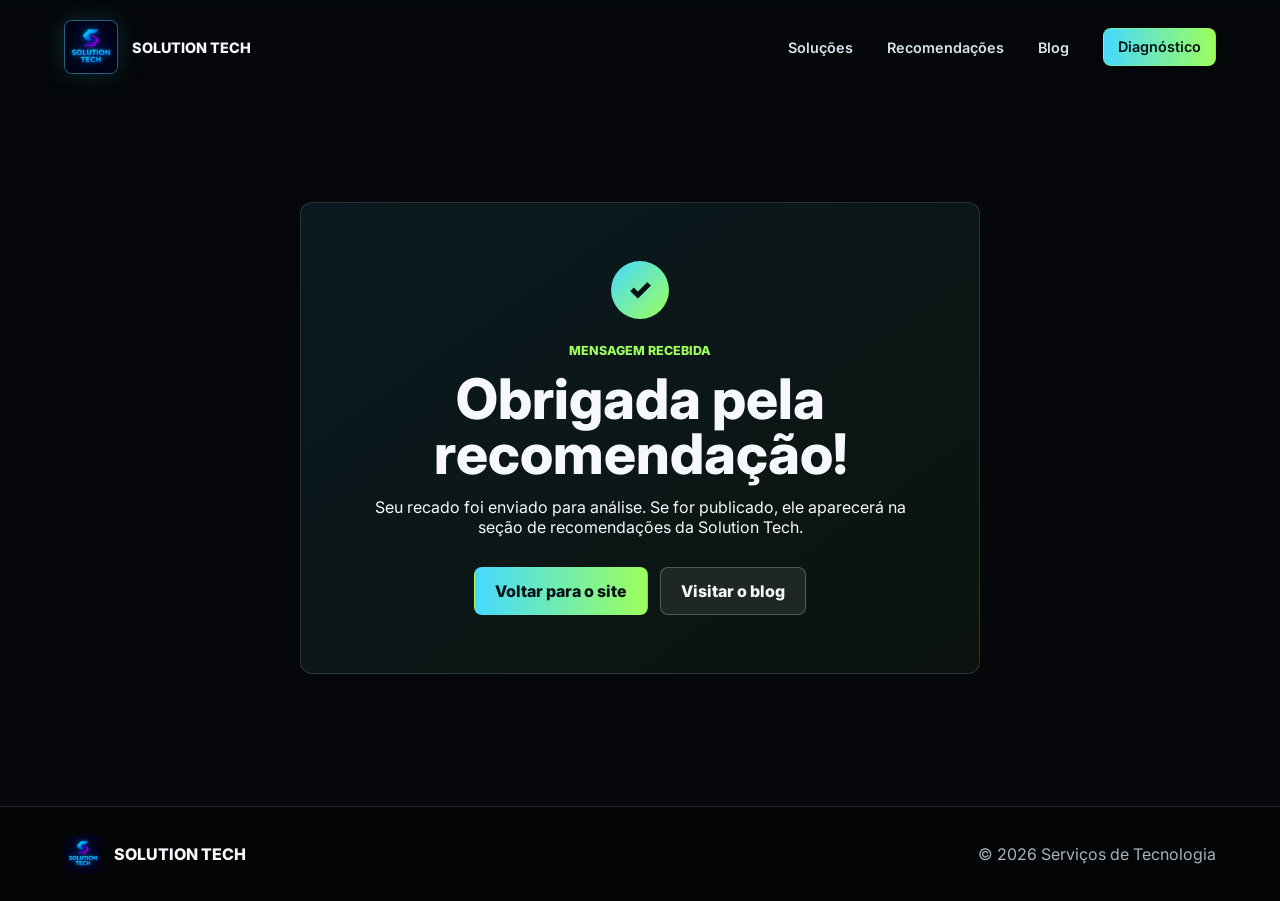
<file: obrigado-recomendacao.html>
<!DOCTYPE html>
<html lang="pt-BR">
<head>
  <meta charset="UTF-8">
  <meta name="viewport" content="width=device-width, initial-scale=1.0">
  <meta name="description" content="Recomendação enviada para a Solution Tech.">
  <title>Recomendação enviada | Solution Tech</title>
  <link rel="preconnect" href="https://fonts.googleapis.com">
  <link rel="preconnect" href="https://fonts.gstatic.com" crossorigin>
  <link href="https://fonts.googleapis.com/css2?family=Inter:wght@400;500;600;700;800&display=swap" rel="stylesheet">
  <link rel="stylesheet" href="styles.css">
</head>
<body>
  <header class="site-header is-scrolled" data-header>
    <a class="brand" href="index.html#inicio" aria-label="SOLUTION TECH">
      <span class="brand-mark"><img src="assets/solution-tech-logo.png" alt=""></span>
      <span>SOLUTION TECH</span>
    </a>
    <button class="nav-toggle" type="button" aria-label="Abrir menu" aria-expanded="false" data-nav-toggle>
      <span></span><span></span><span></span>
    </button>
    <nav class="site-nav" data-nav>
      <a href="index.html#servicos">Soluções</a>
      <a href="index.html#recomendacoes">Recomendações</a>
      <a href="blog.html">Blog</a>
      <a class="nav-cta" href="index.html#contato">Diagnóstico</a>
    </nav>
  </header>

  <main class="confirmation-page">
    <section class="confirmation-card">
      <span class="confirmation-icon" aria-hidden="true">✓</span>
      <p class="eyebrow">Mensagem recebida</p>
      <h1>Obrigada pela recomendação!</h1>
      <p>Seu recado foi enviado para análise. Se for publicado, ele aparecerá na seção de recomendações da Solution Tech.</p>
      <div class="hero-actions">
        <a class="button button-primary" href="index.html#recomendacoes">Voltar para o site</a>
        <a class="button button-secondary" href="blog.html">Visitar o blog</a>
      </div>
    </section>
  </main>

  <footer class="site-footer">
    <span class="footer-brand"><img src="assets/solution-tech-logo.png" alt="">SOLUTION TECH</span>
    <span>© <span data-year></span> Serviços de Tecnologia</span>
  </footer>
  <script src="script.js"></script>
</body>
</html>
</file>
<file: styles.css>
:root {
  --bg: #05070a;
  --panel: #0b1015;
  --panel-strong: #111820;
  --line: rgba(255, 255, 255, 0.13);
  --text: #f6f8fb;
  --muted: #a8b1bc;
  --soft: #d8e3ee;
  --cyan: #46d9ff;
  --lime: #9dff5c;
  --amber: #ffbd66;
  --shadow: 0 24px 80px rgba(0, 0, 0, 0.35);
}

* {
  box-sizing: border-box;
}

html {
  scroll-behavior: smooth;
}

body {
  margin: 0;
  font-family: "Inter", Arial, sans-serif;
  color: var(--text);
  background: var(--bg);
  letter-spacing: 0;
}

body.menu-open {
  overflow: hidden;
}

a {
  color: inherit;
  text-decoration: none;
}

img,
svg {
  display: block;
}

button,
input,
select,
textarea {
  font: inherit;
}

.site-header {
  position: fixed;
  top: 0;
  left: 0;
  right: 0;
  z-index: 20;
  display: flex;
  align-items: center;
  justify-content: space-between;
  gap: 24px;
  padding: 20px clamp(20px, 5vw, 72px);
  background: linear-gradient(180deg, rgba(5, 7, 10, 0.86), rgba(5, 7, 10, 0.28));
  backdrop-filter: blur(16px);
  border-bottom: 1px solid transparent;
  transition: border-color 180ms ease, background 180ms ease;
}

.site-header.is-scrolled {
  background: rgba(5, 7, 10, 0.88);
  border-color: var(--line);
}

.brand {
  display: inline-flex;
  align-items: center;
  gap: 14px;
  min-width: max-content;
  font-size: 0.9rem;
  font-weight: 800;
}

.brand-mark {
  display: grid;
  width: 54px;
  height: 54px;
  place-items: center;
  overflow: hidden;
  border: 1px solid rgba(70, 217, 255, 0.44);
  border-radius: 8px;
  background: #020718;
  box-shadow: 0 0 24px rgba(70, 217, 255, 0.18);
}

.brand-mark img {
  width: 100%;
  height: 100%;
  object-fit: cover;
}

.site-nav {
  display: flex;
  align-items: center;
  gap: clamp(18px, 3vw, 34px);
  color: var(--soft);
  font-size: 0.9rem;
  font-weight: 600;
}

.site-nav a {
  position: relative;
  padding: 6px 0;
}

.site-nav .nav-cta {
  min-height: 38px;
  padding: 9px 14px;
  border: 1px solid rgba(157, 255, 92, 0.42);
  border-radius: 8px;
  color: #061316;
  background: linear-gradient(90deg, var(--cyan), var(--lime));
}

.site-nav a::after {
  position: absolute;
  right: 0;
  bottom: 0;
  left: 0;
  height: 2px;
  content: "";
  background: linear-gradient(90deg, var(--cyan), var(--lime));
  transform: scaleX(0);
  transform-origin: left;
  transition: transform 180ms ease;
}

.site-nav a:hover::after,
.site-nav a.is-active::after {
  transform: scaleX(1);
}

.site-nav .nav-cta::after {
  display: none;
}

.nav-toggle {
  display: none;
  width: 42px;
  height: 42px;
  padding: 0;
  place-items: center;
  border: 1px solid var(--line);
  border-radius: 8px;
  color: var(--text);
  background: rgba(255, 255, 255, 0.04);
}

.nav-toggle span {
  display: block;
  width: 18px;
  height: 2px;
  margin: 3px auto;
  background: currentColor;
}

.hero {
  position: relative;
  min-height: 92svh;
  display: grid;
  align-items: center;
  padding: 120px clamp(20px, 5vw, 72px) 34px;
  overflow: hidden;
  isolation: isolate;
}

.hero-media {
  position: absolute;
  inset: 0;
  z-index: -2;
  width: 100%;
  height: 100%;
  object-fit: cover;
  object-position: center;
}

.hero-shade {
  position: absolute;
  inset: 0;
  z-index: -1;
  background:
    linear-gradient(90deg, rgba(5, 7, 10, 0.95) 0%, rgba(5, 7, 10, 0.78) 38%, rgba(5, 7, 10, 0.3) 100%),
    linear-gradient(180deg, rgba(5, 7, 10, 0.32), rgba(5, 7, 10, 0.92));
}

.hero-content {
  width: min(760px, 100%);
}

.eyebrow {
  margin: 0 0 14px;
  color: var(--lime);
  font-size: 0.78rem;
  font-weight: 800;
  text-transform: uppercase;
}

h1,
h2,
h3,
p {
  overflow-wrap: anywhere;
}

h1 {
  max-width: 760px;
  margin: 0;
  font-size: clamp(2.55rem, 6vw, 5.9rem);
  line-height: 0.98;
  font-weight: 800;
}

h2 {
  margin: 0;
  font-size: clamp(2rem, 4vw, 3.6rem);
  line-height: 1.06;
  font-weight: 800;
}

h3 {
  margin: 0;
  font-size: 1.08rem;
  line-height: 1.25;
}

.hero-copy {
  max-width: 640px;
  margin: 26px 0 0;
  color: var(--soft);
  font-size: clamp(1.02rem, 2vw, 1.25rem);
  line-height: 1.7;
}

.hero-offer {
  max-width: 620px;
  margin: 18px 0 0;
  color: var(--soft);
  line-height: 1.65;
}

.hero-actions {
  display: flex;
  flex-wrap: wrap;
  gap: 12px;
  margin-top: 34px;
}

.hero-checks {
  display: flex;
  flex-wrap: wrap;
  gap: 10px;
  margin: 24px 0 0;
  padding: 0;
  list-style: none;
}

.hero-checks li {
  display: inline-flex;
  align-items: center;
  gap: 8px;
  padding: 9px 12px;
  border: 1px solid rgba(255, 255, 255, 0.14);
  border-radius: 999px;
  color: var(--soft);
  background: rgba(255, 255, 255, 0.06);
}

.hero-checks li::before {
  width: 7px;
  height: 7px;
  border-radius: 999px;
  content: "";
  background: var(--lime);
  box-shadow: 0 0 14px rgba(157, 255, 92, 0.65);
}

.button {
  display: inline-flex;
  min-height: 48px;
  align-items: center;
  justify-content: center;
  padding: 13px 20px;
  border: 1px solid transparent;
  border-radius: 8px;
  font-weight: 800;
  transition: transform 180ms ease, border-color 180ms ease, background 180ms ease;
}

.button:hover {
  transform: translateY(-2px);
}

.button-primary {
  color: #021116;
  background: linear-gradient(90deg, var(--cyan), var(--lime));
}

.button-secondary {
  color: var(--text);
  border-color: rgba(255, 255, 255, 0.24);
  background: rgba(255, 255, 255, 0.08);
}

.hero-metrics {
  align-self: end;
  display: grid;
  grid-template-columns: repeat(3, minmax(0, 1fr));
  gap: 1px;
  width: min(920px, 100%);
  margin-top: 64px;
  border: 1px solid var(--line);
  background: var(--line);
  box-shadow: var(--shadow);
}

.hero-metrics div {
  min-height: 112px;
  padding: 22px;
  background: rgba(5, 7, 10, 0.76);
  backdrop-filter: blur(10px);
}

.hero-metrics strong {
  display: block;
  margin-bottom: 8px;
  color: var(--cyan);
  font-size: 0.9rem;
}

.hero-metrics span {
  color: var(--soft);
  line-height: 1.5;
}

.section,
.section-band {
  padding: clamp(70px, 9vw, 124px) clamp(20px, 5vw, 72px);
}

.section-band {
  background:
    linear-gradient(180deg, rgba(255, 255, 255, 0.02), rgba(255, 255, 255, 0)),
    var(--panel);
  border-top: 1px solid var(--line);
  border-bottom: 1px solid var(--line);
}

.section-inner {
  width: min(1180px, 100%);
  margin: 0 auto;
}

.intro-grid,
.results-grid,
.contact-grid {
  display: grid;
  grid-template-columns: minmax(0, 0.9fr) minmax(0, 1.1fr);
  gap: clamp(28px, 6vw, 86px);
  align-items: start;
}

.intro-grid p,
.proof-grid p,
.contact-grid p {
  margin: 0;
  color: var(--muted);
  font-size: 1.04rem;
  line-height: 1.8;
}

.pain-list {
  display: grid;
  gap: 14px;
}

.pain-list p {
  position: relative;
  padding: 18px 18px 18px 44px;
  border: 1px solid var(--line);
  border-radius: 8px;
  background: rgba(255, 255, 255, 0.035);
}

.pain-list p::before {
  position: absolute;
  top: 22px;
  left: 18px;
  width: 10px;
  height: 10px;
  border-radius: 999px;
  content: "";
  background: var(--amber);
}

.section-heading {
  max-width: 760px;
  margin-bottom: 36px;
}

.section-heading p {
  margin: 16px 0 0;
  color: var(--muted);
  font-size: 1.04rem;
  line-height: 1.75;
}

.service-grid {
  display: grid;
  grid-template-columns: repeat(3, minmax(0, 1fr));
  gap: 16px;
}

.service-card {
  min-height: 328px;
  padding: 28px;
  border: 1px solid var(--line);
  border-radius: 8px;
  background: linear-gradient(180deg, rgba(255, 255, 255, 0.055), rgba(255, 255, 255, 0.02));
  transition: transform 180ms ease, border-color 180ms ease, background 180ms ease;
}

.service-card:hover {
  transform: translateY(-4px);
  border-color: rgba(70, 217, 255, 0.45);
  background: linear-gradient(180deg, rgba(70, 217, 255, 0.1), rgba(255, 255, 255, 0.02));
}

.service-icon {
  display: grid;
  width: 48px;
  height: 48px;
  margin-bottom: 24px;
  place-items: center;
  border: 1px solid rgba(157, 255, 92, 0.34);
  border-radius: 8px;
  color: var(--lime);
  background: rgba(157, 255, 92, 0.08);
}

.service-icon svg {
  width: 26px;
  height: 26px;
  fill: none;
  stroke: currentColor;
  stroke-linecap: round;
  stroke-linejoin: round;
  stroke-width: 1.8;
}

.service-card p,
.steps p,
.proof-panel span {
  color: var(--muted);
  line-height: 1.7;
}

.service-fit {
  display: block;
  margin: 12px 0 12px;
  color: var(--cyan);
  font-size: 0.88rem;
  line-height: 1.5;
}

.example-grid {
  display: grid;
  grid-template-columns: repeat(3, minmax(0, 1fr));
  gap: 16px;
}

.example-grid article {
  min-height: 220px;
  padding: 24px;
  border: 1px solid var(--line);
  border-radius: 8px;
  background: rgba(255, 255, 255, 0.035);
}

.example-grid span {
  display: inline-flex;
  margin-bottom: 18px;
  padding: 7px 10px;
  border: 1px solid rgba(70, 217, 255, 0.28);
  border-radius: 999px;
  color: var(--cyan);
  font-size: 0.78rem;
  font-weight: 800;
}

.example-grid p,
.simulation-grid p,
.automation-flow p {
  color: var(--muted);
  line-height: 1.7;
}

.method-grid {
  display: grid;
  grid-template-columns: minmax(0, 0.8fr) minmax(0, 1.2fr);
  gap: clamp(28px, 6vw, 82px);
}

.steps {
  display: grid;
  gap: 14px;
}

.steps article {
  display: grid;
  grid-template-columns: 54px minmax(0, 1fr);
  gap: 18px;
  padding: 24px;
  border: 1px solid var(--line);
  border-radius: 8px;
  background: rgba(255, 255, 255, 0.035);
}

.steps span {
  display: grid;
  width: 42px;
  height: 42px;
  place-items: center;
  border-radius: 8px;
  color: #041114;
  font-weight: 800;
  background: var(--cyan);
}

.steps p {
  grid-column: 2;
  margin: -6px 0 0;
}

.simulation-grid {
  display: grid;
  grid-template-columns: minmax(0, 0.85fr) minmax(0, 1.15fr);
  gap: clamp(28px, 6vw, 82px);
  align-items: center;
}

.simulation-grid > div:first-child p {
  margin-top: 18px;
}

.automation-flow {
  display: grid;
  gap: 12px;
  counter-reset: flow;
}

.automation-flow article {
  position: relative;
  display: grid;
  grid-template-columns: 48px minmax(0, 1fr);
  gap: 8px 16px;
  padding: 22px;
  border: 1px solid var(--line);
  border-radius: 8px;
  background: linear-gradient(90deg, rgba(157, 255, 92, 0.07), rgba(255, 255, 255, 0.025));
}

.automation-flow article + article::before {
  position: absolute;
  top: -13px;
  left: 45px;
  width: 2px;
  height: 12px;
  content: "";
  background: rgba(70, 217, 255, 0.5);
}

.automation-flow span {
  display: grid;
  grid-row: span 2;
  width: 40px;
  height: 40px;
  place-items: center;
  border-radius: 8px;
  color: #041114;
  font-weight: 800;
  background: var(--lime);
}

.automation-flow strong {
  display: block;
}

.automation-flow p {
  margin: 0;
}

.proof-grid {
  display: grid;
  grid-template-columns: minmax(0, 0.95fr) minmax(0, 1.05fr);
  gap: clamp(28px, 6vw, 86px);
  align-items: center;
}

.proof-grid p {
  margin-top: 18px;
}

.proof-grid {
  align-items: center;
}

.proof-panel {
  display: grid;
  gap: 14px;
}

.proof-panel div {
  padding: 24px;
  border: 1px solid var(--line);
  border-left: 3px solid var(--cyan);
  border-radius: 8px;
  background: linear-gradient(90deg, rgba(70, 217, 255, 0.09), rgba(255, 255, 255, 0.025));
}

.proof-panel strong,
.proof-panel span {
  display: block;
}

.proof-panel strong {
  margin-bottom: 8px;
}

.recommendations-grid {
  display: grid;
  grid-template-columns: minmax(0, 0.82fr) minmax(0, 1.18fr);
  gap: clamp(32px, 6vw, 86px);
  align-items: start;
}

.recommendations-content > p:not(.eyebrow) {
  margin-top: 18px;
}

.recommendation-note {
  display: grid;
  gap: 7px;
  margin-top: 28px;
  padding: 18px;
  border: 1px solid rgba(70, 217, 255, 0.24);
  border-radius: 8px;
  background: rgba(70, 217, 255, 0.06);
}

.recommendation-note span,
.recommendation-placeholder p {
  color: var(--muted);
  line-height: 1.6;
}

.recommendation-placeholder {
  position: relative;
  margin-top: 18px;
  padding: 24px;
  overflow: hidden;
  border: 1px solid var(--line);
  border-radius: 8px;
  background: rgba(255, 255, 255, 0.035);
}

.recommendation-placeholder p {
  margin: 0 0 10px;
}

.recommendation-mark {
  position: absolute;
  top: -12px;
  right: 18px;
  color: rgba(157, 255, 92, 0.17);
  font-size: 6rem;
  font-weight: 800;
  line-height: 1;
}

.testimonial-card {
  position: relative;
  margin-top: 18px;
  padding: 26px;
  overflow: hidden;
  border: 1px solid rgba(157, 255, 92, 0.28);
  border-radius: 8px;
  background:
    linear-gradient(145deg, rgba(157, 255, 92, 0.08), rgba(70, 217, 255, 0.04)),
    rgba(255, 255, 255, 0.025);
}

.testimonial-card::after {
  position: absolute;
  top: -26px;
  right: 16px;
  color: rgba(157, 255, 92, 0.13);
  font-size: 8rem;
  font-weight: 800;
  line-height: 1;
  content: "“";
}

.testimonial-rating {
  position: relative;
  z-index: 1;
  margin-bottom: 16px;
  color: var(--lime);
  font-size: 1.05rem;
  letter-spacing: 0.16em;
}

.testimonial-card blockquote {
  position: relative;
  z-index: 1;
  margin: 0;
  color: var(--soft);
  font-size: 1.05rem;
  font-style: normal;
  line-height: 1.75;
}

.testimonial-card footer {
  position: relative;
  z-index: 1;
  display: grid;
  gap: 3px;
  margin-top: 22px;
  padding-top: 18px;
  border-top: 1px solid var(--line);
}

.testimonial-card footer strong {
  color: var(--text);
}

.testimonial-card footer span,
.testimonial-card footer small {
  color: var(--muted);
}

.testimonial-card footer small {
  margin-top: 4px;
  font-size: 0.78rem;
  text-transform: uppercase;
  letter-spacing: 0.08em;
}

.form-heading {
  display: grid;
  gap: 4px;
  margin-bottom: 4px;
}

.form-heading strong {
  color: var(--text);
  font-size: 1.3rem;
}

.form-heading span,
.field-optional,
.form-privacy {
  color: var(--muted);
  font-weight: 400;
}

.form-honeypot {
  position: absolute;
  left: -10000px;
  width: 1px;
  height: 1px;
  overflow: hidden;
}

.rating-fieldset {
  min-width: 0;
  margin: 0;
  padding: 0;
  border: 0;
}

.rating-fieldset legend {
  margin-bottom: 9px;
  color: var(--soft);
  font-size: 0.92rem;
  font-weight: 700;
}

.rating-options {
  display: grid;
  grid-template-columns: repeat(5, minmax(0, 1fr));
  gap: 8px;
}

.rating-options label {
  position: relative;
  display: block;
  cursor: pointer;
}

.rating-options input {
  position: absolute;
  opacity: 0;
  pointer-events: none;
}

.rating-options span {
  display: grid;
  min-height: 54px;
  place-items: center;
  padding: 8px;
  border: 1px solid rgba(255, 255, 255, 0.16);
  border-radius: 8px;
  color: var(--muted);
  font-size: 0.78rem;
  font-weight: 700;
  text-align: center;
  background: rgba(5, 7, 10, 0.48);
}

.rating-options input:focus-visible + span,
.rating-options input:checked + span {
  border-color: var(--lime);
  color: #061316;
  background: linear-gradient(90deg, var(--lime), var(--cyan));
  box-shadow: 0 0 0 3px rgba(157, 255, 92, 0.12);
}

.contact-form .consent-field {
  display: grid;
  grid-template-columns: 20px minmax(0, 1fr);
  gap: 11px;
  align-items: start;
  font-weight: 500;
  line-height: 1.5;
}

.contact-form .consent-field input {
  width: 18px;
  height: 18px;
  margin-top: 2px;
  accent-color: var(--lime);
}

.form-privacy {
  margin: 0;
  font-size: 0.78rem;
  line-height: 1.5;
}

.confirmation-page {
  display: grid;
  min-height: calc(100vh - 94px);
  place-items: center;
  padding: 140px 20px 70px;
}

.confirmation-card {
  width: min(680px, 100%);
  padding: clamp(30px, 6vw, 58px);
  border: 1px solid var(--line);
  border-radius: 12px;
  text-align: center;
  background: linear-gradient(145deg, rgba(70, 217, 255, 0.09), rgba(157, 255, 92, 0.05));
}

.confirmation-icon {
  display: grid;
  width: 58px;
  height: 58px;
  place-items: center;
  margin: 0 auto 24px;
  border-radius: 50%;
  color: #061316;
  font-size: 1.7rem;
  font-weight: 900;
  background: linear-gradient(135deg, var(--cyan), var(--lime));
}

.confirmation-card h1 {
  margin-bottom: 16px;
  font-size: clamp(2rem, 6vw, 3.5rem);
}

.confirmation-card > p:not(.eyebrow) {
  max-width: 560px;
  margin: 0 auto;
}

.confirmation-card .hero-actions {
  justify-content: center;
  margin-top: 30px;
}

.contact-grid {
  align-items: stretch;
}

.contact-links {
  display: flex;
  flex-wrap: wrap;
  gap: 12px;
  margin-top: 28px;
}

.contact-links a {
  padding: 12px 14px;
  border: 1px solid var(--line);
  border-radius: 8px;
  color: var(--soft);
  background: rgba(255, 255, 255, 0.035);
}

.contact-links .contact-whatsapp {
  color: #061316;
  border-color: transparent;
  font-weight: 800;
  background: linear-gradient(90deg, var(--lime), var(--cyan));
}

.contact-note {
  display: grid;
  gap: 8px;
  margin-top: 26px;
  padding: 18px;
  border: 1px solid rgba(157, 255, 92, 0.24);
  border-radius: 8px;
  background: rgba(157, 255, 92, 0.06);
}

.contact-note strong {
  color: var(--text);
}

.contact-note span {
  color: var(--muted);
  line-height: 1.6;
}

.contact-form {
  display: grid;
  gap: 14px;
  padding: 28px;
  border: 1px solid var(--line);
  border-radius: 8px;
  background: rgba(255, 255, 255, 0.045);
}

.contact-form label {
  display: grid;
  gap: 8px;
  color: var(--soft);
  font-size: 0.92rem;
  font-weight: 700;
}

.contact-form input,
.contact-form select,
.contact-form textarea {
  width: 100%;
  border: 1px solid rgba(255, 255, 255, 0.16);
  border-radius: 8px;
  padding: 13px 14px;
  color: var(--text);
  background: rgba(5, 7, 10, 0.66);
  outline: none;
}

.contact-form textarea::placeholder {
  color: rgba(216, 227, 238, 0.48);
}

.contact-form input:focus,
.contact-form select:focus,
.contact-form textarea:focus {
  border-color: var(--cyan);
  box-shadow: 0 0 0 3px rgba(70, 217, 255, 0.14);
}

.contact-form textarea {
  resize: vertical;
}

.form-status {
  min-height: 22px;
  margin: 0;
  color: var(--lime);
  line-height: 1.5;
}

.blog-page {
  padding-top: 120px;
}

.blog-article {
  width: min(900px, calc(100% - 40px));
  margin: 0 auto;
}

.blog-index {
  width: min(1180px, calc(100% - 40px));
  margin: 0 auto;
  padding: clamp(54px, 8vw, 94px) 0 clamp(70px, 9vw, 124px);
}

.blog-index-header {
  max-width: 860px;
  margin-bottom: 42px;
}

.blog-index-header h1 {
  margin: 0;
  font-size: clamp(2.45rem, 5vw, 4.8rem);
  line-height: 1.04;
}

.blog-index-header > p:last-child {
  max-width: 760px;
  margin: 24px 0 0;
  color: var(--soft);
  font-size: clamp(1.06rem, 2vw, 1.24rem);
  line-height: 1.75;
}

.blog-card-grid {
  display: grid;
  grid-template-columns: repeat(3, minmax(0, 1fr));
  gap: 16px;
}

.blog-card {
  display: flex;
  min-height: 390px;
  flex-direction: column;
  align-items: flex-start;
  padding: clamp(24px, 4vw, 34px);
  border: 1px solid var(--line);
  border-radius: 8px;
  background: linear-gradient(180deg, rgba(255, 255, 255, 0.055), rgba(255, 255, 255, 0.02));
}

.blog-card.featured {
  grid-column: span 2;
  background: linear-gradient(135deg, rgba(70, 217, 255, 0.12), rgba(157, 255, 92, 0.06));
}

.blog-card h2 {
  margin: 0;
  font-size: clamp(1.7rem, 3vw, 2.7rem);
  line-height: 1.08;
}

.blog-card p {
  margin: 18px 0 0;
  color: var(--muted);
  line-height: 1.75;
}

.blog-card .button {
  margin-top: auto;
}

.article-meta.compact {
  margin: 22px 0 28px;
  padding: 0;
  border-top: 0;
  font-size: 0.9rem;
}

.blog-hero {
  padding: clamp(54px, 8vw, 94px) 0 64px;
  border-bottom: 1px solid var(--line);
}

.breadcrumbs {
  display: flex;
  flex-wrap: wrap;
  gap: 10px;
  margin-bottom: 30px;
  color: var(--muted);
  font-size: 0.86rem;
}

.breadcrumbs a,
.breadcrumbs strong {
  color: var(--soft);
}

.breadcrumbs span::before,
.breadcrumbs strong::before {
  margin-right: 10px;
  color: var(--muted);
  content: "/";
}

.keyword-row {
  display: flex;
  flex-wrap: wrap;
  gap: 10px;
  margin-bottom: 24px;
}

.keyword-row span,
.article-taxonomy span {
  display: inline-flex;
  align-items: center;
  min-height: 30px;
  padding: 7px 12px;
  border: 1px solid rgba(70, 217, 255, 0.28);
  border-radius: 999px;
  color: var(--cyan);
  background: rgba(70, 217, 255, 0.08);
  font-size: 0.82rem;
  font-weight: 700;
}

.blog-hero h1 {
  max-width: 840px;
  margin: 0;
  font-size: clamp(2.45rem, 5vw, 4.8rem);
  line-height: 1.04;
}

.blog-subtitle {
  max-width: 780px;
  margin: 26px 0 0;
  color: var(--soft);
  font-size: clamp(1.08rem, 2vw, 1.32rem);
  line-height: 1.7;
}

.article-meta,
.read-counter,
.article-taxonomy {
  display: flex;
  flex-wrap: wrap;
  align-items: center;
  gap: 12px 18px;
}

.article-meta {
  margin-top: 34px;
  padding-top: 24px;
  border-top: 1px solid var(--line);
  color: var(--soft);
}

.author-badge {
  display: grid;
  width: 38px;
  height: 38px;
  place-items: center;
  border-radius: 999px;
  color: #041114;
  font-weight: 800;
  background: var(--lime);
}

.read-counter {
  margin-top: 20px;
  color: var(--soft);
}

.read-counter strong {
  color: var(--text);
}

.article-taxonomy {
  margin-top: 22px;
}

.article-taxonomy span {
  color: var(--soft);
  border-color: var(--line);
  background: rgba(255, 255, 255, 0.035);
}

.article-body {
  padding: clamp(54px, 8vw, 86px) 0;
}

.article-body p,
.article-body li {
  color: var(--soft);
  font-size: 1.08rem;
  line-height: 1.85;
}

.article-body p {
  margin: 0 0 22px;
}

.article-body h2 {
  margin: 54px 0 18px;
  font-size: clamp(1.75rem, 3vw, 2.5rem);
}

.article-body ul {
  display: grid;
  gap: 12px;
  margin: 0 0 24px;
  padding-left: 22px;
}

.article-callout,
.article-cta {
  margin: 44px 0;
  padding: clamp(24px, 4vw, 34px);
  border: 1px solid rgba(157, 255, 92, 0.28);
  border-radius: 8px;
  background: linear-gradient(135deg, rgba(157, 255, 92, 0.1), rgba(70, 217, 255, 0.06));
}

.article-callout strong {
  display: block;
  margin-bottom: 10px;
  color: var(--lime);
  text-transform: uppercase;
  font-size: 0.8rem;
}

.article-callout h2,
.article-cta h2 {
  margin-top: 0;
}

.article-callout .button {
  width: fit-content;
}

.article-flow {
  display: grid;
  gap: 12px;
  margin: 28px 0 12px;
}

.article-flow div {
  padding: 20px;
  border: 1px solid var(--line);
  border-left: 3px solid var(--cyan);
  border-radius: 8px;
  background: rgba(255, 255, 255, 0.035);
}

.article-flow strong,
.article-flow span {
  display: block;
}

.article-flow span {
  margin-top: 6px;
  color: var(--muted);
  line-height: 1.65;
}

.site-footer {
  display: flex;
  flex-wrap: wrap;
  align-items: center;
  justify-content: space-between;
  gap: 12px;
  padding: 28px clamp(20px, 5vw, 72px);
  color: var(--muted);
  border-top: 1px solid var(--line);
  background: #030506;
}

.footer-brand {
  display: inline-flex;
  align-items: center;
  gap: 12px;
  color: var(--text);
  font-weight: 800;
}

.footer-brand img {
  width: 38px;
  height: 38px;
  border-radius: 8px;
  object-fit: cover;
}

@media (max-width: 900px) {
  .nav-toggle {
    display: block;
  }

  .site-nav {
    position: fixed;
    top: 76px;
    right: 20px;
    left: 20px;
    display: none;
    flex-direction: column;
    align-items: stretch;
    gap: 0;
    padding: 10px;
    border: 1px solid var(--line);
    border-radius: 8px;
    background: rgba(5, 7, 10, 0.96);
  }

  .site-nav.is-open {
    display: flex;
  }

  .site-nav a {
    padding: 15px;
  }

  .site-nav .nav-cta {
    justify-content: center;
    margin-top: 6px;
  }

  .hero {
    min-height: auto;
    padding-top: 112px;
  }

  .hero-metrics,
  .intro-grid,
  .method-grid,
  .simulation-grid,
  .proof-grid,
  .recommendations-grid,
  .contact-grid {
    grid-template-columns: 1fr;
  }

  .hero-metrics {
    margin-top: 48px;
  }

  .service-grid {
    grid-template-columns: repeat(2, minmax(0, 1fr));
  }

  .example-grid {
    grid-template-columns: repeat(2, minmax(0, 1fr));
  }

  .blog-card-grid {
    grid-template-columns: 1fr;
  }

  .blog-card.featured {
    grid-column: span 1;
  }
}

@media (max-width: 640px) {
  .brand span:last-child {
    font-size: 0.78rem;
  }

  .brand-mark {
    width: 46px;
    height: 46px;
  }

  .hero {
    padding-bottom: 24px;
  }

  .hero-shade {
    background:
      linear-gradient(90deg, rgba(5, 7, 10, 0.95), rgba(5, 7, 10, 0.62)),
      linear-gradient(180deg, rgba(5, 7, 10, 0.32), rgba(5, 7, 10, 0.94));
  }

  .hero-actions,
  .hero-checks,
  .contact-links {
    flex-direction: column;
  }

  .button,
  .contact-links a {
    width: 100%;
  }

  .hero-metrics,
  .service-grid,
  .example-grid {
    grid-template-columns: 1fr;
  }

  .rating-options {
    grid-template-columns: 1fr;
  }

  .rating-options span {
    min-height: 44px;
  }

  .hero-metrics div,
  .service-card {
    min-height: unset;
  }

  .steps article {
    grid-template-columns: 42px minmax(0, 1fr);
    padding: 20px;
  }

  .blog-page {
    padding-top: 96px;
  }

  .article-callout .button {
    width: 100%;
  }

  .blog-card {
    min-height: unset;
  }
}
</file>
